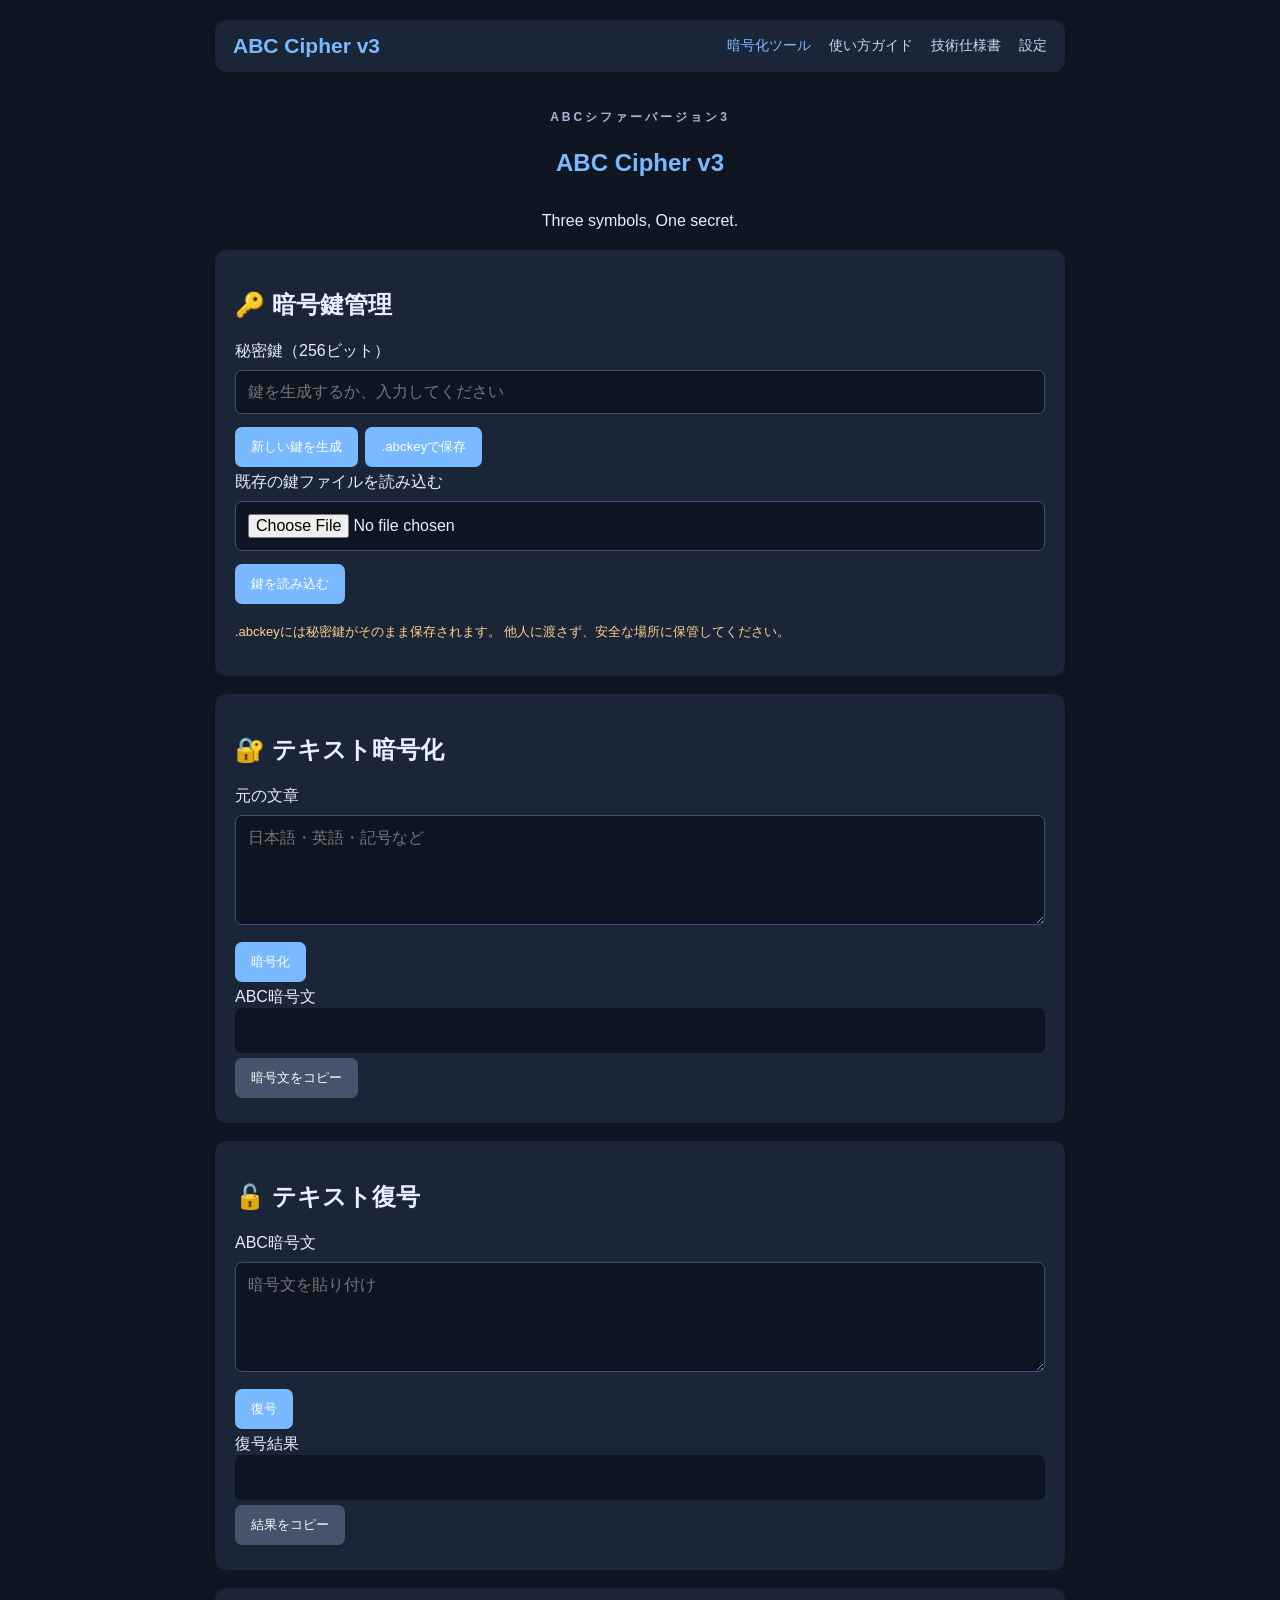
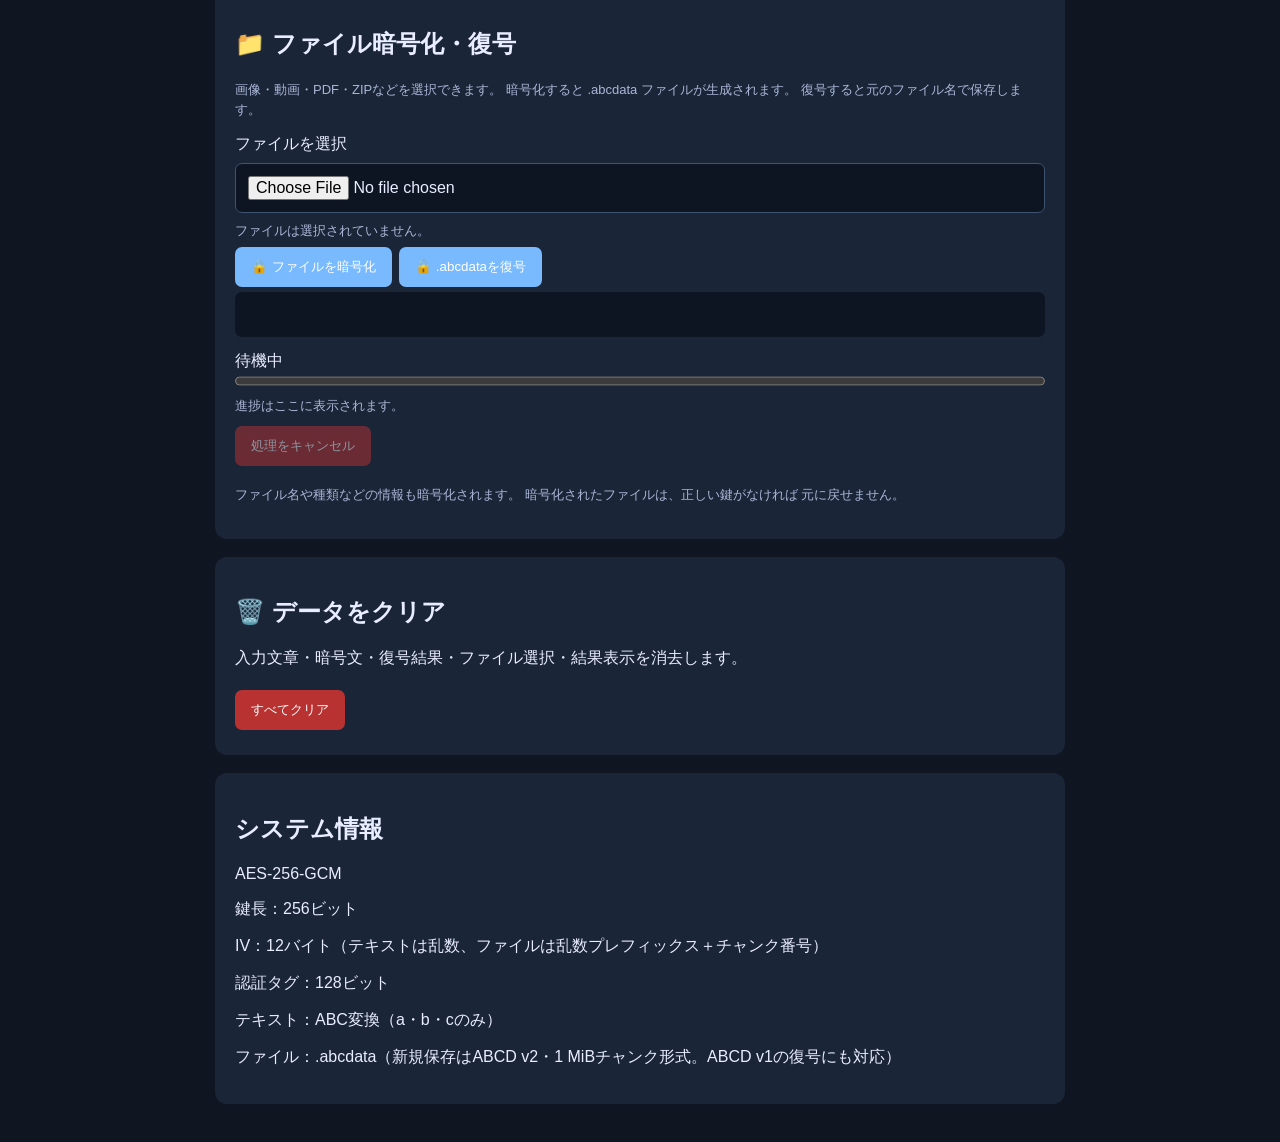
<file: index.html>
<!DOCTYPE html>
<html lang="ja">
<head>
<meta charset="UTF-8">
<meta name="viewport" content="width=device-width, initial-scale=1">

<!----------
外部ファイル読み込み（上から順にCSS、favicon、マニフェスト、暗号・復号化、設定、アップデートマネージャー）  
------------>
<link rel="stylesheet" href="style.css">
<link rel="icon" href="icons/icon-512.png">
<link rel="manifest" href="manifest.json">
<script src="script.js" defer></script><!--deferはHTMLの読み込みを妨げない。あとで読む-->
<script src="./settings.js" defer></script>
<script src="./update-manager.js" defer></script>
  
<title>ABC Cipher v3</title>
  
</head>

<body>
<div id="loading-indicator"
     role="progressbar"
     aria-label="ページ読み込み中"
     aria-hidden="false">
</div>
  <header>
    <div class="header-inner">
      <a href="index.html" class="site-logo">ABC Cipher v3</a>

      <nav class="main-nav" aria-label="メインメニュー">
        <a href="index.html" aria-current="page">暗号化ツール</a>
        <a href="guide.html">使い方ガイド</a>
        <a href="specification.html">技術仕様書</a>
        <a href="settings.html">設定</a>
      </nav>
    </div>
  </header>
  
<main>
<section class="page-heading">
<p class="eyebrow">ABCシファーバージョン3</p>
<h1>ABC Cipher v3</h1>
</section>
<p style="text-align:center">
Three symbols, One secret.
</p>

<!-- PWAインストールボタン -->
<div class="install-area">
  <button id="install-button" type="button" hidden>
    <span aria-hidden="true">⬇</span>
    ABC Cipherをインストール
  </button>

  <p id="install-message" class="note" aria-live="polite"></p>
</div>
  
<div class="panel">
  <h2>🔑 暗号鍵管理</h2>

  <label for="key">秘密鍵（256ビット）</label>
  <input id="key" type="password"
         placeholder="鍵を生成するか、入力してください"
         autocomplete="off"
         spellcheck="false">

  <button onclick="generateKey()">新しい鍵を生成</button>
  <button onclick="saveKey()">.abckeyで保存</button>
<br>
  <label for="keyFile">既存の鍵ファイルを読み込む</label>
  <input id="keyFile" type="file" accept=".abckey">

  <button onclick="loadKey()">鍵を読み込む</button>

  <p class="note warning">
    .abckeyには秘密鍵がそのまま保存されます。
    他人に渡さず、安全な場所に保管してください。
  </p>
</div>

<div class="panel">
  <h2>🔐 テキスト暗号化</h2>

  <label for="plain">元の文章</label>
  <textarea id="plain"
    placeholder="日本語・英語・記号など"></textarea>

  <button onclick="encryptText()">暗号化</button>
<br>
  <label>ABC暗号文</label>
  <div id="encrypted" class="result"></div>

  <button onclick="copyText('encrypted')"
          class="secondary">暗号文をコピー</button>
</div>

<div class="panel">
  <h2>🔓 テキスト復号</h2>

  <label for="cipher">ABC暗号文</label>
  <textarea id="cipher"
    placeholder="暗号文を貼り付け"></textarea>

  <button onclick="decryptText()">復号</button>
<br>
  <label>復号結果</label>
  <div id="decrypted" class="result"></div>

  <button onclick="copyText('decrypted')"
          class="secondary">結果をコピー</button>
</div>

<div class="panel">
  <h2>📁 ファイル暗号化・復号</h2>

  <p class="note">
    画像・動画・PDF・ZIPなどを選択できます。
    暗号化すると .abcdata ファイルが生成されます。
    復号すると元のファイル名で保存します。
  </p>

  <label for="fileInput">ファイルを選択</label>
  <input id="fileInput" type="file">

  <div id="fileInfo" class="note">
    ファイルは選択されていません。
  </div>

  <button id="encryptFileButton"
          onclick="encryptFile()">
    🔒 ファイルを暗号化
  </button>

  <button id="decryptFileButton"
          onclick="decryptFile()">
    🔓 .abcdataを復号
  </button>

  <div id="fileResult" class="result"></div>

  <div class="progress-card" aria-live="polite">
    <label id="fileProgressLabel" for="fileProgress">待機中</label>
    <progress id="fileProgress" max="100" value="0"></progress>
    <p id="fileProgressDetail" class="progress-detail">進捗はここに表示されます。</p>
    <button id="cancelFileButton" class="danger" onclick="cancelFileOperation()" disabled>
      処理をキャンセル
    </button>
  </div>

  <p class="note">
    ファイル名や種類などの情報も暗号化されます。
    暗号化されたファイルは、正しい鍵がなければ
    元に戻せません。
  </p>
</div>

<div class="panel">
  <h2>🗑️ データをクリア</h2>

  <p>入力文章・暗号文・復号結果・ファイル選択・結果表示を消去します。</p>

  <button class="danger" onclick="clearAll()">
    すべてクリア
  </button>
</div>

<div class="panel">
  <h2>システム情報</h2>
  <p>AES-256-GCM</p>
  <p>鍵長：256ビット</p>
  <p>IV：12バイト（テキストは乱数、ファイルは乱数プレフィックス＋チャンク番号）</p>
  <p>認証タグ：128ビット</p>
  <p>テキスト：ABC変換（a・b・cのみ）</p>
  <p>ファイル：.abcdata（新規保存はABCD v2・1 MiBチャンク形式。ABCD v1の復号にも対応）</p>
  <p id="status" class="status" role="status"></p>
</div>

</main>
</body>
</html>
</file>
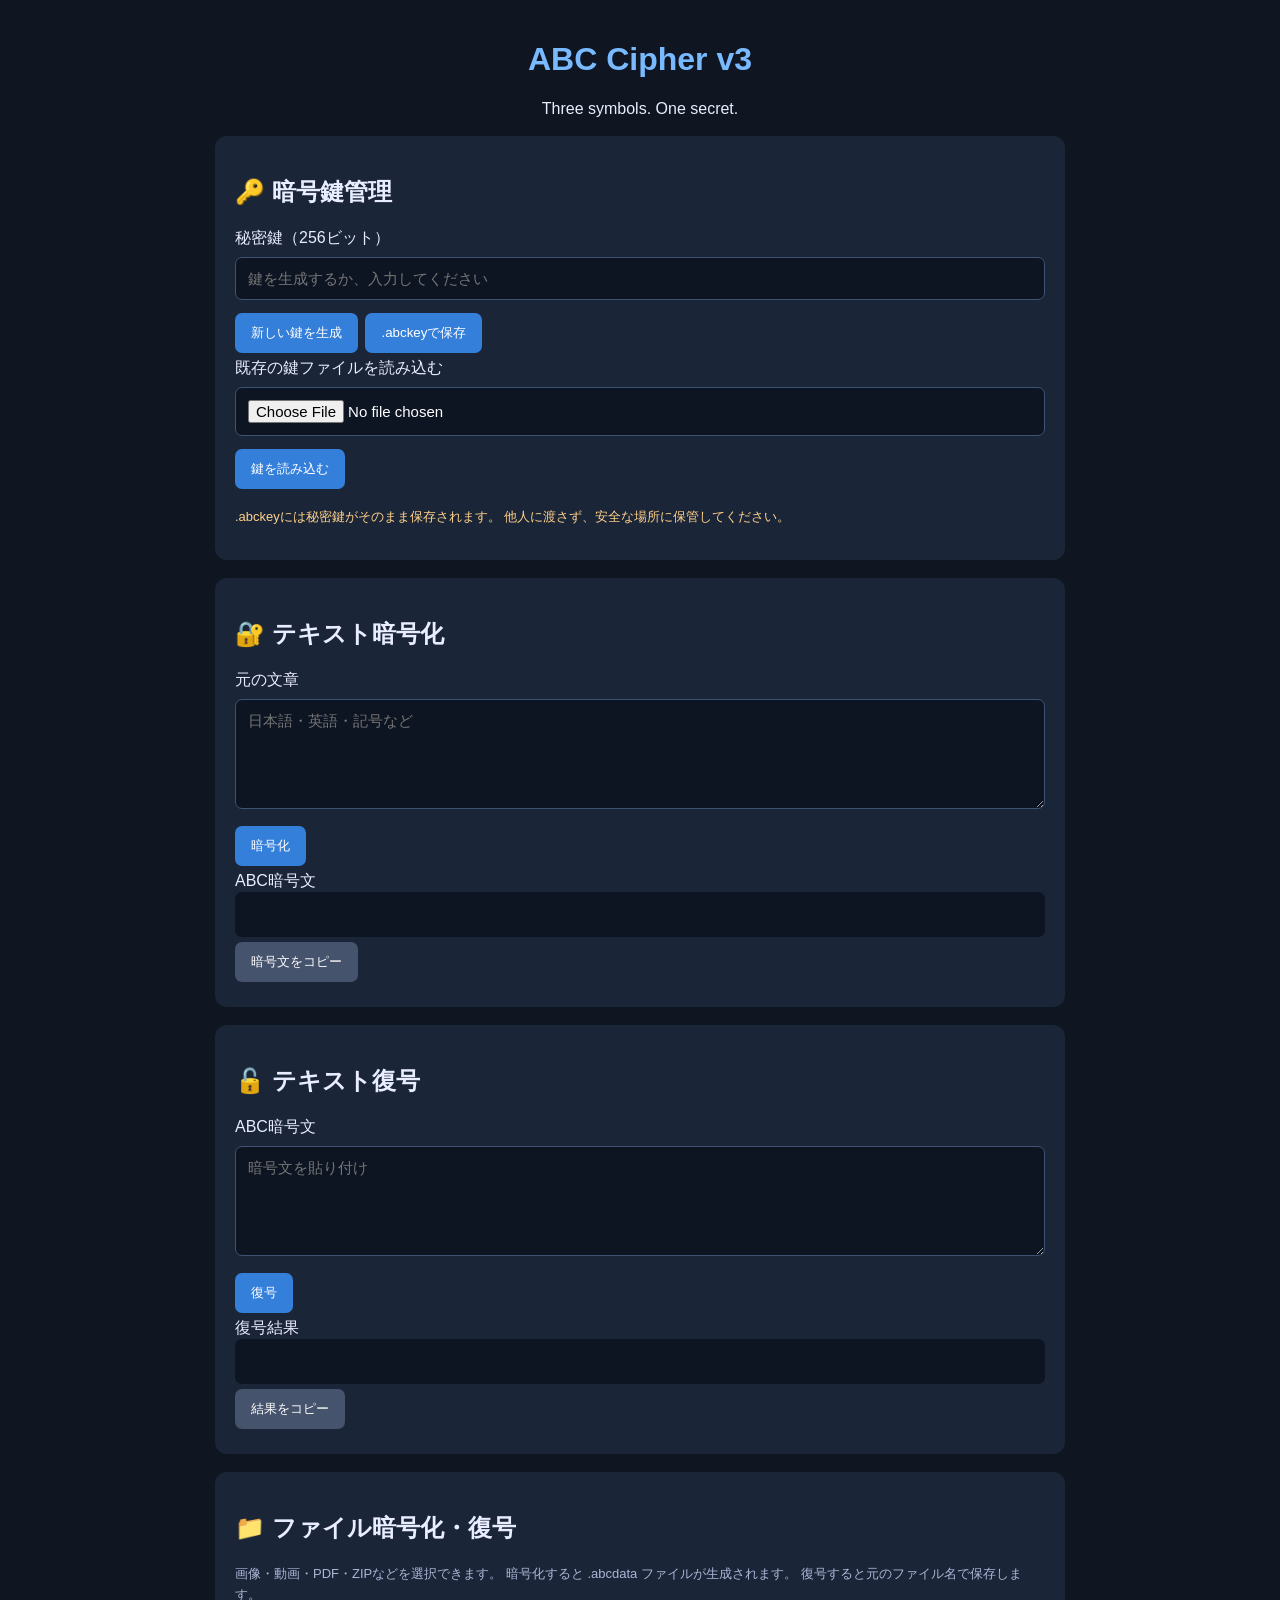
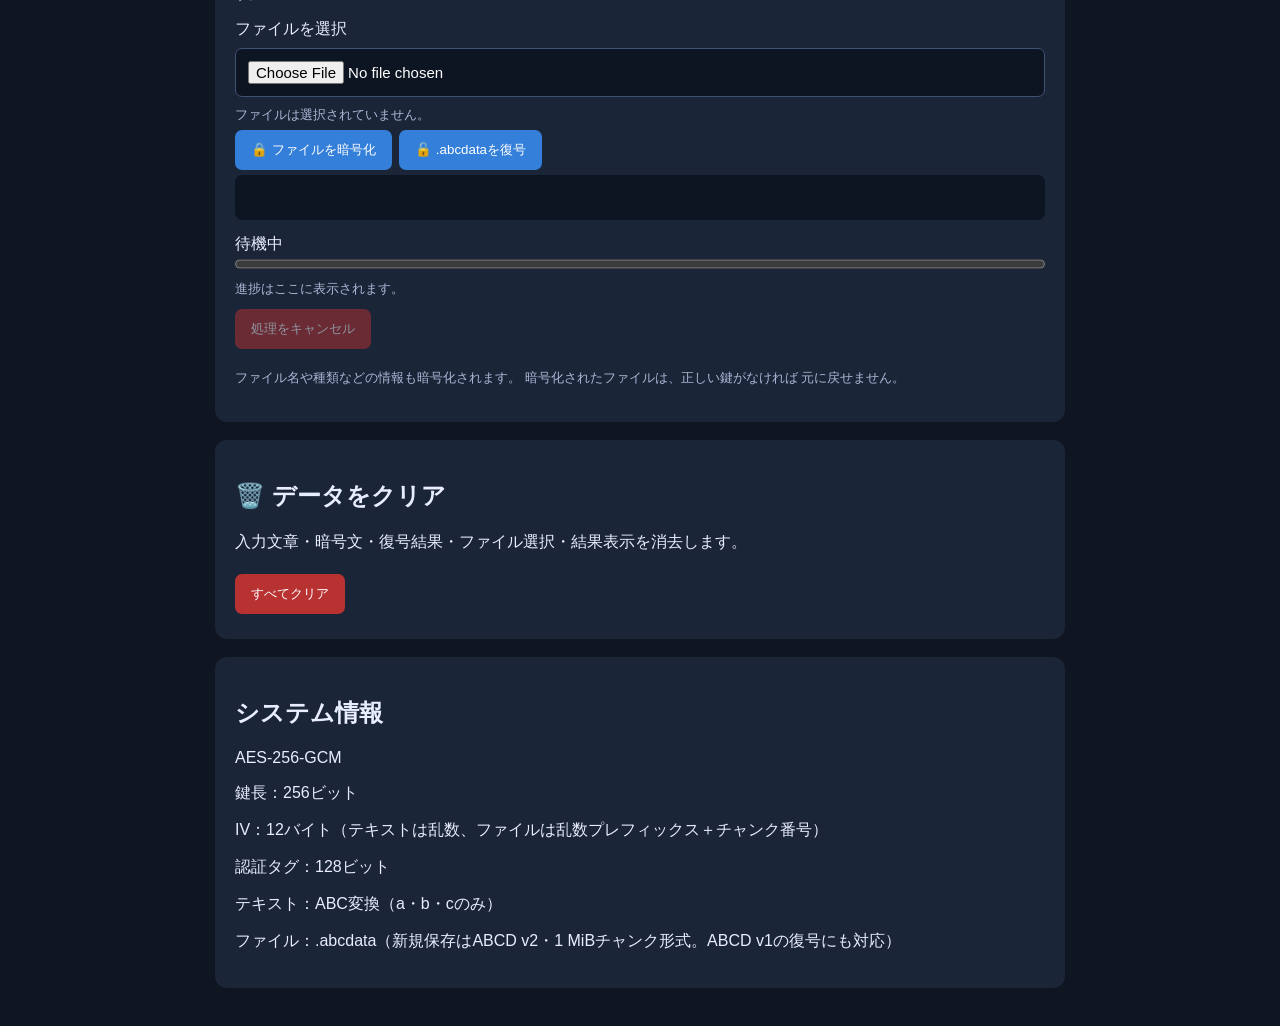
<file: ABC_Cipher_v3_chunked.html>
<!DOCTYPE html>
<html lang="ja">
<head>
<meta charset="UTF-8">
<meta name="viewport" content="width=device-width, initial-scale=1">
<title>ABC Cipher v3</title>

<style>
* { box-sizing: border-box; }

body {
  margin: 0;
  padding: 20px;
  background: #101522;
  color: #e8edff;
  font-family: sans-serif;
}

main { max-width: 850px; margin: auto; }

h1 { color: #79baff; text-align: center; }

.panel {
  background: #1b2538;
  border-radius: 12px;
  padding: 20px;
  margin: 18px 0;
}

input, textarea {
  width: 100%;
  padding: 12px;
  border-radius: 7px;
  border: 1px solid #405271;
  background: #0d1422;
  color: white;
  font-size: 15px;
  margin: 8px 0;
}

input[type="file"] { max-width: 100%; }

textarea {
  min-height: 110px;
  resize: vertical;
}

button {
  padding: 11px 16px;
  margin: 5px 3px 5px 0;
  border: 0;
  border-radius: 7px;
  background: #347fda;
  color: white;
  cursor: pointer;
}

button:hover { background: #559cf1; }
button:disabled { opacity: .5; cursor: wait; }
.danger { background: #b83232; }
.secondary { background: #46536c; }

.result {
  background: #0d1422;
  border-radius: 7px;
  padding: 12px;
  min-height: 45px;
  overflow-wrap: anywhere;
  white-space: pre-wrap;
}

.note {
  color: #aab6d5;
  font-size: 13px;
  line-height: 1.6;
}

.status {
  color: #85dba9;
  overflow-wrap: anywhere;
  white-space: pre-wrap;
}

.warning {
  color: #ffd28a;
}

.progress-card { margin: 14px 0; }
.progress-card progress { width: 100%; height: 18px; accent-color: #67b4ff; }
.progress-detail { margin: 6px 0; color: #aab6d5; font-size: 13px; }

</style>
</head>

<body>
<main>

<h1>ABC Cipher v3</h1>
<p style="text-align:center">
Three symbols. One secret.
</p>

<div class="panel">
  <h2>🔑 暗号鍵管理</h2>

  <label for="key">秘密鍵（256ビット）</label>
  <input id="key" type="password"
         placeholder="鍵を生成するか、入力してください"
         autocomplete="off"
         spellcheck="false">

  <button onclick="generateKey()">新しい鍵を生成</button>
  <button onclick="saveKey()">.abckeyで保存</button>
<br>
  <label for="keyFile">既存の鍵ファイルを読み込む</label>
  <input id="keyFile" type="file" accept=".abckey">

  <button onclick="loadKey()">鍵を読み込む</button>

  <p class="note warning">
    .abckeyには秘密鍵がそのまま保存されます。
    他人に渡さず、安全な場所に保管してください。
  </p>
</div>

<div class="panel">
  <h2>🔐 テキスト暗号化</h2>

  <label for="plain">元の文章</label>
  <textarea id="plain"
    placeholder="日本語・英語・記号など"></textarea>

  <button onclick="encryptText()">暗号化</button>
<br>
  <label>ABC暗号文</label>
  <div id="encrypted" class="result"></div>

  <button onclick="copyText('encrypted')"
          class="secondary">暗号文をコピー</button>
</div>

<div class="panel">
  <h2>🔓 テキスト復号</h2>

  <label for="cipher">ABC暗号文</label>
  <textarea id="cipher"
    placeholder="暗号文を貼り付け"></textarea>

  <button onclick="decryptText()">復号</button>
<br>
  <label>復号結果</label>
  <div id="decrypted" class="result"></div>

  <button onclick="copyText('decrypted')"
          class="secondary">結果をコピー</button>
</div>

<div class="panel">
  <h2>📁 ファイル暗号化・復号</h2>

  <p class="note">
    画像・動画・PDF・ZIPなどを選択できます。
    暗号化すると .abcdata ファイルが生成されます。
    復号すると元のファイル名で保存します。
  </p>

  <label for="fileInput">ファイルを選択</label>
  <input id="fileInput" type="file">

  <div id="fileInfo" class="note">
    ファイルは選択されていません。
  </div>

  <button id="encryptFileButton"
          onclick="encryptFile()">
    🔒 ファイルを暗号化
  </button>

  <button id="decryptFileButton"
          onclick="decryptFile()">
    🔓 .abcdataを復号
  </button>

  <div id="fileResult" class="result"></div>

  <div class="progress-card" aria-live="polite">
    <label id="fileProgressLabel" for="fileProgress">待機中</label>
    <progress id="fileProgress" max="100" value="0"></progress>
    <p id="fileProgressDetail" class="progress-detail">進捗はここに表示されます。</p>
    <button id="cancelFileButton" class="danger" onclick="cancelFileOperation()" disabled>
      処理をキャンセル
    </button>
  </div>

  <p class="note">
    ファイル名や種類などの情報も暗号化されます。
    暗号化されたファイルは、正しい鍵がなければ
    元に戻せません。
  </p>
</div>

<div class="panel">
  <h2>🗑️ データをクリア</h2>

  <p>入力文章・暗号文・復号結果・ファイル選択・結果表示を消去します。</p>

  <button class="danger" onclick="clearAll()">
    すべてクリア
  </button>
</div>

<div class="panel">
  <h2>システム情報</h2>
  <p>AES-256-GCM</p>
  <p>鍵長：256ビット</p>
  <p>IV：12バイト（テキストは乱数、ファイルは乱数プレフィックス＋チャンク番号）</p>
  <p>認証タグ：128ビット</p>
  <p>テキスト：ABC変換（a・b・cのみ）</p>
  <p>ファイル：.abcdata（新規保存はABCD v2・1 MiBチャンク形式。ABCD v1の復号にも対応）</p>
  <p id="status" class="status" role="status"></p>
</div>

</main>

<script>
"use strict";

// ==========================================
// 基本設定
// ==========================================

const MAGIC = new Uint8Array([65, 66, 67, 68]); // ABCD
const VERSION = 1;
const CHUNKED_VERSION = 2;
const CHUNK_SIZE = 1024 * 1024;
const CHUNK_HEADER_LENGTH = 69;
const MAX_NAME_BYTES = 4096;
const MAX_TYPE_BYTES = 1024;
const MAX_METADATA_BYTES = 8192;
const MAX_CHUNKS = 0xfffffffe;

let busy = false;
let activeController = null;
let activeSink = null;

function setStatus(message) {
  alert(message);
}

function setBusy(value) {
  busy = value;

  for (const id of [
    "encryptFileButton",
    "decryptFileButton",
    "fileInput",
    "key"
  ]) {
    document.getElementById(id).disabled = value;
  }

  document.getElementById("cancelFileButton").disabled = !value;
}

function cancelFileOperation() {
  if (activeController && !activeController.signal.aborted) {
    activeController.abort();
    setStatus("キャンセルしています。現在のチャンク処理が終わり次第、途中データを破棄します。");
  }
}

function requireCrypto() {
  if (!globalThis.crypto?.subtle ||
      !globalThis.crypto?.getRandomValues) {
    throw new Error(
      "Web Crypto APIが利用できません。HTTPSまたはlocalhostで開いてください。"
    );
  }
}

function concatBytes(...arrays) {
  const length = arrays.reduce((n, a) => n + a.length, 0);
  const result = new Uint8Array(length);

  let offset = 0;

  for (const array of arrays) {
    result.set(array, offset);
    offset += array.length;
  }

  return result;
}

// ==========================================
// 鍵の形式
// ==========================================

function toBase64URL(bytes) {
  let binary = "";

  for (const byte of bytes) {
    binary += String.fromCharCode(byte);
  }

  return btoa(binary)
    .replace(/\+/g, "-")
    .replace(/\//g, "_")
    .replace(/=+$/g, "");
}

function fromBase64URL(text) {
  if (!/^[A-Za-z0-9_-]+$/.test(text)) {
    throw new Error("鍵の形式が正しくありません。");
  }

  const base64 = text
    .replace(/-/g, "+")
    .replace(/_/g, "/");

  const binary = atob(
    base64 + "=".repeat((4 - base64.length % 4) % 4)
  );

  return Uint8Array.from(binary, c => c.charCodeAt(0));
}

async function generateKey() {
  try {
    requireCrypto();

    const bytes = crypto.getRandomValues(new Uint8Array(32));

    document.getElementById("key").value = toBase64URL(bytes);

    setStatus("新しい鍵を生成しました。安全な場所に保存してください。");
  } catch (error) {
    setStatus("鍵生成エラー：" + error.message);
  }
}

async function getCryptoKey() {
  requireCrypto();

  const bytes = getMasterKeyBytes();

  return crypto.subtle.importKey(
    "raw",
    bytes,
    { name: "AES-GCM" },
    false,
    ["encrypt", "decrypt"]
  );
}

function getMasterKeyBytes() {
  const text = document.getElementById("key").value.trim();
  const bytes = fromBase64URL(text);

  if (bytes.length !== 32) {
    throw new Error("鍵は32バイト（256ビット）必要です。");
  }

  return bytes;
}

function saveKey() {
  try {
    const key = document.getElementById("key").value.trim();
    const bytes = fromBase64URL(key);

    if (bytes.length !== 32) {
      throw new Error("有効な鍵を入力してください。");
    }

    const content =
      "ABC Cipher Key File\n" +
      "Version: 2\n" +
      "Key: " + key + "\n";

    downloadBlob(
      new Blob([content], { type: "text/plain;charset=utf-8" }),
      "secret.abckey"
    );

    setStatus("鍵ファイルを保存しました。");
  } catch (error) {
    setStatus("鍵保存エラー：" + error.message);
  }
}

async function loadKey() {
  try {
    const file = document.getElementById("keyFile").files[0];

    if (!file) throw new Error("鍵ファイルを選択してください。");
    if (file.size > 1024) throw new Error("ファイルサイズが不正です。");

    const content = await file.text();

    const match = content.match(
      /^ABC Cipher Key File\r?\nVersion: 2\r?\nKey: ([A-Za-z0-9_-]+)\r?\n?$/
    );

    if (!match) throw new Error("対応していない鍵ファイルです。");

    const bytes = fromBase64URL(match[1]);

    if (bytes.length !== 32) {
      throw new Error("鍵の長さが正しくありません。");
    }

    document.getElementById("key").value = match[1];

    setStatus("鍵を読み込みました。");
  } catch (error) {
    setStatus("鍵読み込みエラー：" + error.message);
  }
}

// ==========================================
// ABC変換
// 1バイトを固定6文字で表現する
// ==========================================

function bytesToABC(bytes) {
  let result = "";

  for (const byte of bytes) {
    let n = byte;
    let code = "";

    for (let i = 0; i < 6; i++) {
      code = ["a", "b", "c"][n % 3] + code;
      n = Math.floor(n / 3);
    }

    result += code;
  }

  return result;
}

function abcToBytes(text) {
  if (!/^[abc]+$/.test(text)) {
    throw new Error("暗号文にはa・b・cのみ使用できます。");
  }

  if (text.length === 0 || text.length % 6 !== 0) {
    throw new Error("暗号文の長さが正しくありません。");
  }

  const bytes = new Uint8Array(text.length / 6);

  for (let i = 0; i < bytes.length; i++) {
    const part = text.slice(i * 6, i * 6 + 6);
    let n = 0;

    for (const char of part) {
      n = n * 3 + { a: 0, b: 1, c: 2 }[char];
    }

    if (n > 255) {
      throw new Error("不正なABCデータです。");
    }

    bytes[i] = n;
  }

  return bytes;
}

// ==========================================
// AES-GCM共通処理
// ==========================================

async function encryptBytes(key, bytes, additionalData) {
  const iv = crypto.getRandomValues(new Uint8Array(12));

  const encrypted = new Uint8Array(
    await crypto.subtle.encrypt(
      {
        name: "AES-GCM",
        iv,
        tagLength: 128,
        additionalData
      },
      key,
      bytes
    )
  );

  return { iv, encrypted };
}

async function decryptBytes(key, iv, encrypted, additionalData) {
  return new Uint8Array(
    await crypto.subtle.decrypt(
      {
        name: "AES-GCM",
        iv,
        tagLength: 128,
        additionalData
      },
      key,
      encrypted
    )
  );
}

// ==========================================
// テキスト暗号化
// ==========================================

async function encryptText() {
  try {
    const text = document.getElementById("plain").value;

    if (!text) throw new Error("文章を入力してください。");

    const key = await getCryptoKey();
    const data = new TextEncoder().encode(text);

    // テキスト用の認証付き暗号化
    const { iv, encrypted } = await encryptBytes(key, data, MAGIC);

    const packet = concatBytes(
    MAGIC,
    new Uint8Array([VERSION]),
    iv,
    encrypted
    );

    document.getElementById("encrypted").textContent =
      bytesToABC(packet);

    setStatus("テキストを暗号化しました。");
  } catch (error) {
    setStatus("暗号化エラー：" + error.message);
  }
}


async function decryptText() {
  try {
    const text = document.getElementById("cipher").value.trim();

    if (!text) {
      throw new Error("ABC暗号文を入力してください。");
    }

    const packet = abcToBytes(text);

    if (packet.length < 32) {
      throw new Error("暗号文が短すぎます。");
    }

    const key = await getCryptoKey();

    let iv;
    let encrypted;
    let decrypted;

    // 旧バージョン v2：ABC2
    if (
      packet[0] === 65 &&
      packet[1] === 66 &&
      packet[2] === 67 &&
      packet[3] === 50
    ) {
      iv = packet.slice(4, 16);
      encrypted = packet.slice(16);

      // 旧版にはadditionalDataがない
      decrypted = new Uint8Array(
        await crypto.subtle.decrypt(
          {
            name: "AES-GCM",
            iv,
            tagLength: 128
          },
          key,
          encrypted
        )
      );

      setStatus("旧バージョン v2 の暗号文を復号しました。");
    }

    // 現行バージョン：ABCD
    else {
      checkMagic(packet);

      iv = packet.slice(5, 17);
      encrypted = packet.slice(17);

      decrypted = await decryptBytes(
        key,
        iv,
        encrypted,
        MAGIC
      );

      setStatus("現行形式の暗号文を復号しました。");
    }

    const result = new TextDecoder("utf-8", {
      fatal: true
    }).decode(decrypted);

    document.getElementById("decrypted").textContent = result;

  } catch (error) {
    document.getElementById("decrypted").textContent = "";

    let message;

    if (error.name === "OperationError") {
      message = "鍵が一致しないか、暗号文が破損しています。";
    } else if (error.name === "Error") {
      message = error.message;
    } else {
      message = "予期しないエラーが発生しました。";
    }

    setStatus(
      "復号失敗：" + error.name + "：" + message
    );

    console.error("ABC Cipher 復号エラー:", error);
  }
}


// ==========================================
// ABCD v2 チャンクファイル形式
//
// 固定ヘッダー（69 bytes, big-endian）:
//   magic[4], version[1], chunkSize[u32], plainSize[u64],
//   chunkCount[u64], HKDF salt[32], noncePrefix[8],
//   encryptedMetadataLength[u32]
// その後に暗号化メタデータと暗号化チャンクを順に置く。
// メタデータと各チャンクのAADにヘッダー全体、用途識別子、番号、総数、長さを含める。
// HKDF-SHA-256でファイルごとのAES-256-GCM鍵を導出し、IVはnoncePrefix[8] + counter[u32]。
// counter 0はメタデータ、チャンクiはi+1。saltは暗号化ごとに256-bit乱数。

function writeUint32(number) {
  if (!Number.isInteger(number) || number < 0 || number > 0xffffffff) {
    throw new Error("数値が形式の上限を超えています。");
  }
  const bytes = new Uint8Array(4);
  new DataView(bytes.buffer).setUint32(0, number, false);
  return bytes;
}

function writeUint64(number) {
  if (!Number.isSafeInteger(number) || number < 0) {
    throw new Error("ファイルサイズが対応範囲を超えています。");
  }
  const bytes = new Uint8Array(8);
  new DataView(bytes.buffer).setBigUint64(0, BigInt(number), false);
  return bytes;
}

function readUint32(bytes, offset) {
  if (!Number.isInteger(offset) || offset < 0 || offset + 4 > bytes.length) {
    throw new Error("ファイル形式が不正です。");
  }
  return new DataView(bytes.buffer, bytes.byteOffset, bytes.byteLength)
    .getUint32(offset, false);
}

function checkMagic(packet) {
  if (packet.length < 5 ||
      packet[0] !== MAGIC[0] || packet[1] !== MAGIC[1] ||
      packet[2] !== MAGIC[2] || packet[3] !== MAGIC[3]) {
    throw new Error("ABC Cipher形式ではありません。");
  }
  if (packet[4] !== VERSION) {
    throw new Error("未対応のファイルバージョンです。");
  }
}

function safeFilename(name) {
  name = name.replace(/\\/g, "/").split("/").pop();
  name = name.replace(/[\u0000-\u001f\u007f]/g, "_");
  if (!name || name === "." || name === "..") return "decrypted_file";
  return name.slice(0, 240);
}

function safeMimeType(type) {
  return /^[a-zA-Z0-9!#$&^_.+-]+\/[a-zA-Z0-9!#$&^_.+-]+$/.test(type)
    ? type
    : "application/octet-stream";
}

function downloadBlob(blob, filename) {
  const url = URL.createObjectURL(blob);
  const a = document.createElement("a");
  a.href = url;
  a.download = filename;
  document.body.appendChild(a);
  a.click();
  a.remove();
  setTimeout(() => URL.revokeObjectURL(url), 60000);
}

function updateFileProgress(label, doneBytes, totalBytes, doneChunks, totalChunks, options) {
  const progress = document.getElementById("fileProgress");
  const detail = document.getElementById("fileProgressDetail");
  const heading = document.getElementById("fileProgressLabel");
  const settings = options || {};
  heading.textContent = label;

  if (settings.indeterminate) {
    progress.removeAttribute("value");
    detail.textContent = settings.detail ||
      ("チャンク " + doneChunks.toLocaleString() + " / " +
       totalChunks.toLocaleString() + " · 暗号処理中");
    return;
  }

  const total = Math.max(0, totalBytes);
  const done = Math.min(Math.max(0, doneBytes), total);
  const ratio = settings.complete ? 1 : (total === 0 ? 0 : done / total);
  const percent = settings.finalizing
    ? Math.min(99, Math.floor(ratio * 100))
    : Math.floor(ratio * 100);
  progress.value = percent;
  detail.textContent =
    done.toLocaleString() + " / " + total.toLocaleString() +
    " bytes · チャンク " + doneChunks.toLocaleString() + " / " +
    totalChunks.toLocaleString() + " · " +
    (settings.finalizing ? "保存確定中" : percent + "%");
}

function assertNotCancelled(signal) {
  if (signal.aborted) {
    const error = new Error("処理をキャンセルしました。");
    error.name = "AbortError";
    throw error;
  }
}

function createOutputSink(suggestedName, defaultType) {
  const canStream =
    globalThis.isSecureContext &&
    typeof window !== "undefined" &&
    typeof window.showSaveFilePicker === "function";

  if (canStream) {
    return (async function () {
      const handle = await window.showSaveFilePicker({ suggestedName });
      const writable = await handle.createWritable();
      let closed = false;
      return {
        kind: "stream",
        name: handle.name || suggestedName,
        async write(bytes) { await writable.write(bytes); },
        async close() {
          await writable.close();
          closed = true;
        },
        async abort() {
          if (closed) return;
          try { await writable.abort(); } catch (_) {}
        }
      };
    })();
  }

  let parts = [];
  return Promise.resolve({
    kind: "blob",
    name: suggestedName,
    async write(bytes) { parts.push(bytes); },
    async close(settings) {
      const options = settings || {};
      const blob = new Blob(parts, {
        type: options.type || defaultType || "application/octet-stream"
      });
      parts = [];
      downloadBlob(blob, options.filename || suggestedName);
      return blob.size;
    },
    async abort() { parts = []; }
  });
}

function createMetadata(nameBytes, typeBytes) {
  if (nameBytes.length < 1 || nameBytes.length > MAX_NAME_BYTES ||
      typeBytes.length < 1 || typeBytes.length > MAX_TYPE_BYTES) {
    throw new Error("ファイル名または種類の情報が上限を超えています。");
  }
  const metadata = concatBytes(
    writeUint32(nameBytes.length),
    writeUint32(typeBytes.length),
    nameBytes,
    typeBytes
  );
  if (metadata.length > MAX_METADATA_BYTES) {
    throw new Error("ファイル情報が大きすぎます。");
  }
  return metadata;
}

function parseMetadata(bytes) {
  if (bytes.length < 10 || bytes.length > MAX_METADATA_BYTES) {
    throw new Error("暗号化ファイルのメタデータ長が不正です。");
  }
  const nameLength = readUint32(bytes, 0);
  const typeLength = readUint32(bytes, 4);
  if (nameLength < 1 || nameLength > MAX_NAME_BYTES ||
      typeLength < 1 || typeLength > MAX_TYPE_BYTES ||
      8 + nameLength + typeLength !== bytes.length) {
    throw new Error("暗号化ファイルのメタデータが不正です。");
  }
  const decoder = new TextDecoder("utf-8", { fatal: true });
  const name = decoder.decode(bytes.subarray(8, 8 + nameLength));
  const type = decoder.decode(bytes.subarray(8 + nameLength));
  if (safeMimeType(type) !== type) {
    throw new Error("暗号化ファイルの種類情報が不正です。");
  }
  return { name, type };
}

function createChunkHeader(plainSize, chunkCount, salt, noncePrefix, metadataLength) {
  const header = new Uint8Array(CHUNK_HEADER_LENGTH);
  const view = new DataView(header.buffer);
  header.set(MAGIC, 0);
  header[4] = CHUNKED_VERSION;
  view.setUint32(5, CHUNK_SIZE, false);
  view.setBigUint64(9, BigInt(plainSize), false);
  view.setBigUint64(17, BigInt(chunkCount), false);
  header.set(salt, 25);
  header.set(noncePrefix, 57);
  view.setUint32(65, metadataLength, false);
  return header;
}

function parseChunkHeader(header, fileSize) {
  if (header.length !== CHUNK_HEADER_LENGTH ||
      header[0] !== MAGIC[0] || header[1] !== MAGIC[1] ||
      header[2] !== MAGIC[2] || header[3] !== MAGIC[3] ||
      header[4] !== CHUNKED_VERSION) {
    throw new Error("ABCD v2のファイルヘッダーではありません。");
  }

  const view = new DataView(header.buffer, header.byteOffset, header.byteLength);
  const chunkSize = view.getUint32(5, false);
  const plainSizeBig = view.getBigUint64(9, false);
  const chunkCountBig = view.getBigUint64(17, false);
  const metadataLength = view.getUint32(65, false);

  if (chunkSize !== CHUNK_SIZE ||
      plainSizeBig > BigInt(Number.MAX_SAFE_INTEGER) ||
      chunkCountBig > BigInt(MAX_CHUNKS)) {
    throw new Error("チャンク形式のサイズ上限またはチャンクサイズが不正です。");
  }

  const plainSize = Number(plainSizeBig);
  const chunkCount = Number(chunkCountBig);
  const expectedCount = plainSize === 0 ? 0 : Math.ceil(plainSize / CHUNK_SIZE);
  if (chunkCount !== expectedCount ||
      metadataLength < 26 ||
      metadataLength > MAX_METADATA_BYTES + 16) {
    throw new Error("ファイルサイズ、チャンク数、メタデータ長が一致しません。");
  }

  const expectedFileSize =
    BigInt(CHUNK_HEADER_LENGTH) + BigInt(metadataLength) +
    plainSizeBig + chunkCountBig * 16n;
  if (!Number.isSafeInteger(fileSize) || expectedFileSize !== BigInt(fileSize)) {
    throw new Error("ファイルが途中で切れているか、余分なデータがあります。");
  }

  return {
    header,
    plainSize,
    chunkCount,
    metadataLength,
    salt: header.slice(25, 57),
    noncePrefix: header.slice(57, 65)
  };
}

async function deriveChunkFileKey(masterBytes, salt) {
  const hkdfKey = await crypto.subtle.importKey(
    "raw", masterBytes, "HKDF", false, ["deriveKey"]
  );
  return crypto.subtle.deriveKey(
    {
      name: "HKDF",
      hash: "SHA-256",
      salt,
      info: new TextEncoder().encode("ABC Cipher chunked file v2 AES-256-GCM")
    },
    hkdfKey,
    { name: "AES-GCM", length: 256 },
    false,
    ["encrypt", "decrypt"]
  );
}

function chunkNonce(prefix, counter) {
  return concatBytes(prefix, writeUint32(counter));
}

function metadataAAD(header, chunkCount) {
  return concatBytes(
    header,
    new TextEncoder().encode("ABCDF2-META"),
    writeUint32(0),
    writeUint64(chunkCount)
  );
}

function chunkAAD(header, chunkIndex, chunkCount, plainLength) {
  return concatBytes(
    header,
    new TextEncoder().encode("ABCDF2-CHUNK"),
    writeUint32(chunkIndex),
    writeUint64(chunkCount),
    writeUint32(plainLength)
  );
}

async function readBlobBytes(blob, signal, onProgress) {
  assertNotCancelled(signal);
  if (typeof FileReader === "undefined") {
    if (onProgress) onProgress(null, blob.size);
    const bytes = new Uint8Array(await blob.arrayBuffer());
    assertNotCancelled(signal);
    return bytes;
  }

  return new Promise((resolve, reject) => {
    const reader = new FileReader();
    let settled = false;
    function cleanup() { signal.removeEventListener("abort", abortRead); }
    function finish(callback, value) {
      if (settled) return;
      settled = true;
      cleanup();
      callback(value);
    }
    function abortRead() {
      try { reader.abort(); }
      catch (_) {
        const error = new Error("処理をキャンセルしました。");
        error.name = "AbortError";
        finish(reject, error);
      }
    }

    signal.addEventListener("abort", abortRead, { once: true });
    reader.onprogress = event => {
      if (onProgress && event.lengthComputable) onProgress(event.loaded, event.total);
    };
    reader.onload = () => finish(resolve, new Uint8Array(reader.result));
    reader.onerror = () => finish(reject, reader.error || new Error("ファイルを読み込めません。"));
    reader.onabort = () => {
      const error = new Error("処理をキャンセルしました。");
      error.name = "AbortError";
      finish(reject, error);
    };
    if (signal.aborted) { abortRead(); return; }
    reader.readAsArrayBuffer(blob);
  });
}

function outputNameSuggestion(file) {
  const name = file.name.replace(/\.abcdata$/i, "");
  return safeFilename(name || "decrypted_file");
}

function parseLegacyPayload(payload) {
  if (payload.length < 8) throw new Error("ABCD v1のファイル内容が短すぎます。");
  const nameLength = readUint32(payload, 0);
  let offset = 4;
  if (nameLength < 1 || nameLength > MAX_NAME_BYTES ||
      offset + nameLength + 4 > payload.length) {
    throw new Error("ABCD v1のファイル名情報が不正です。");
  }

  const decoder = new TextDecoder("utf-8", { fatal: true });
  const name = decoder.decode(payload.subarray(offset, offset + nameLength));
  offset += nameLength;
  const typeLength = readUint32(payload, offset);
  offset += 4;
  if (typeLength < 1 || typeLength > MAX_TYPE_BYTES ||
      offset + typeLength > payload.length) {
    throw new Error("ABCD v1のファイル種類情報が不正です。");
  }

  const type = decoder.decode(payload.subarray(offset, offset + typeLength));
  offset += typeLength;
  return { name, type, data: payload.subarray(offset) };
}

async function encryptFile() {
  if (busy) return;
  setBusy(true);
  const controller = new AbortController();
  activeController = controller;
  let sink = null;
  let committed = false;

  try {
    requireCrypto();
    const file = document.getElementById("fileInput").files[0];
    if (!file) throw new Error("ファイルを選択してください。");
    if (file.name.toLowerCase().endsWith(".abcdata")) {
      throw new Error("暗号化済みファイルは復号機能を使用してください。");
    }
    if (!Number.isSafeInteger(file.size)) throw new Error("このファイルサイズには対応していません。");

    const masterBytes = getMasterKeyBytes();
    const chunkCount = file.size === 0 ? 0 : Math.ceil(file.size / CHUNK_SIZE);
    if (chunkCount > MAX_CHUNKS) throw new Error("ファイルがチャンク形式の上限を超えています。");

    const encoder = new TextEncoder();
    const metadata = createMetadata(
      encoder.encode(file.name),
      encoder.encode(safeMimeType(file.type || "application/octet-stream"))
    );
    const metadataLength = metadata.length + 16;
    const suggestedName = safeFilename(file.name + ".abcdata");

    updateFileProgress(
      "保存先を準備しています",
      0, file.size, 0, chunkCount,
      { indeterminate: true, detail: "保存先選択・暗号化準備中" }
    );
    // 保存先選択はクリック直後に始め、未完了データはcloseまで確定しない。
    sink = await createOutputSink(suggestedName, "application/octet-stream");
    activeSink = sink;
    assertNotCancelled(controller.signal);

    const salt = crypto.getRandomValues(new Uint8Array(32));
    const noncePrefix = crypto.getRandomValues(new Uint8Array(8));
    const header = createChunkHeader(
      file.size, chunkCount, salt, noncePrefix, metadataLength
    );
    const fileKey = await deriveChunkFileKey(masterBytes, salt);
    assertNotCancelled(controller.signal);

    updateFileProgress("ファイルを暗号化しています", 0, file.size, 0, chunkCount);
    await sink.write(header);
    assertNotCancelled(controller.signal);

    const encryptedMetadata = new Uint8Array(await crypto.subtle.encrypt(
      {
        name: "AES-GCM",
        iv: chunkNonce(noncePrefix, 0),
        tagLength: 128,
        additionalData: metadataAAD(header, chunkCount)
      },
      fileKey,
      metadata
    ));
    assertNotCancelled(controller.signal);
    await sink.write(encryptedMetadata);
    assertNotCancelled(controller.signal);

    let bytesDone = 0;
    for (let index = 0; index < chunkCount; index++) {
      assertNotCancelled(controller.signal);
      const start = index * CHUNK_SIZE;
      const end = Math.min(start + CHUNK_SIZE, file.size);
      const plainChunk = new Uint8Array(await file.slice(start, end).arrayBuffer());
      if (plainChunk.length !== end - start) {
        throw new Error("入力ファイルの読み込み長が一致しません。");
      }

      const encryptedChunk = new Uint8Array(await crypto.subtle.encrypt(
        {
          name: "AES-GCM",
          iv: chunkNonce(noncePrefix, index + 1),
          tagLength: 128,
          additionalData: chunkAAD(header, index, chunkCount, plainChunk.length)
        },
        fileKey,
        plainChunk
      ));
      assertNotCancelled(controller.signal);
      updateFileProgress(
        "チャンク " + (index + 1).toLocaleString() + " / " +
          chunkCount.toLocaleString() + " を書き込み中",
        bytesDone, file.size, index, chunkCount
      );
      await sink.write(encryptedChunk);
      assertNotCancelled(controller.signal);
      bytesDone += plainChunk.length;
      updateFileProgress(
        "ファイルを暗号化しています",
        bytesDone, file.size, index + 1, chunkCount,
        { finalizing: index + 1 === chunkCount }
      );
    }

    assertNotCancelled(controller.signal);
    document.getElementById("cancelFileButton").disabled = true;
    updateFileProgress(
      "暗号化データを保存しています",
      bytesDone, file.size, chunkCount, chunkCount,
      { finalizing: true }
    );
    await sink.close({ filename: suggestedName, type: "application/octet-stream" });
    committed = true;

    updateFileProgress(
      "ファイル暗号化完了",
      file.size, file.size, chunkCount, chunkCount, { complete: true }
    );
    const outputSize =
      CHUNK_HEADER_LENGTH + metadataLength + file.size + chunkCount * 16;
    document.getElementById("fileResult").textContent =
      "暗号化成功（ABCD v2）\n" +
      "元のファイル：" + file.name + "\n" +
      "元のサイズ：" + file.size.toLocaleString() + " bytes\n" +
      "チャンク：" + chunkCount.toLocaleString() + "\n" +
      "保存方式：" + (sink.kind === "stream" ? "ストリーム" : "Blob") + "\n" +
      "暗号化ファイル：" + suggestedName + "\n" +
      "暗号化データサイズ：" + outputSize.toLocaleString() + " bytes";
    setStatus("ファイルの暗号化が完了しました。");
  } catch (error) {
    document.getElementById("fileResult").textContent = "";
    if (error.name === "AbortError") {
      updateFileProgress("キャンセルしました", 0, 0, 0, 0, {
        detail: "キャンセル済み · 未完成データは破棄しました。"
      });
      setStatus("ファイル暗号化をキャンセルしました。");
    } else {
      setStatus("ファイル暗号化エラー：" +
        (error.name === "OperationError" ? "暗号処理に失敗しました。" :
         error.message || "予期しないエラー"));
    }
    console.error("ABC Cipher ファイル暗号化エラー:", error);
  } finally {
    if (!committed && sink) await sink.abort();
    activeSink = null;
    activeController = null;
    setBusy(false);
  }
}

async function decryptFile() {
  if (busy) return;
  setBusy(true);
  const controller = new AbortController();
  activeController = controller;
  let sink = null;
  let committed = false;

  try {
    requireCrypto();
    const file = document.getElementById("fileInput").files[0];
    if (!file) throw new Error("復号するファイルを選択してください。");
    if (!file.name.toLowerCase().endsWith(".abcdata")) {
      throw new Error(".abcdataファイルを選択してください。");
    }

    const masterBytes = getMasterKeyBytes();
    updateFileProgress(
      "保存先を準備しています",
      0, 0, 0, 0,
      { indeterminate: true, detail: "保存先選択・ファイル形式確認中" }
    );
    sink = await createOutputSink(outputNameSuggestion(file), "application/octet-stream");
    activeSink = sink;
    assertNotCancelled(controller.signal);
    if (file.size < 5) throw new Error("ファイルが短すぎます。");

    const prefix = new Uint8Array(await file.slice(0, 5).arrayBuffer());
    if (prefix[0] !== MAGIC[0] || prefix[1] !== MAGIC[1] ||
        prefix[2] !== MAGIC[2] || prefix[3] !== MAGIC[3]) {
      throw new Error("ABC Cipher形式ではありません。");
    }

    if (prefix[4] === VERSION) {
      if (file.size < 33) throw new Error("ABCD v1ファイルが短すぎます。");
      updateFileProgress("ABCD v1ファイルを読み込んでいます", 0, file.size, 0, 1);
      const packet = await readBlobBytes(file, controller.signal, (loaded, total) => {
        if (loaded !== null) {
          updateFileProgress("ABCD v1ファイルを読み込んでいます", loaded, total, 0, 1);
        } else {
          updateFileProgress(
            "ABCD v1ファイルを読み込んでいます",
            0, file.size, 0, 1, { indeterminate: true }
          );
        }
      });
      assertNotCancelled(controller.signal);
      checkMagic(packet);

      updateFileProgress(
        "ABCD v1を一括認証・復号しています",
        0, 0, 0, 1,
        {
          indeterminate: true,
          detail: "旧形式はAES-GCM一括処理のため、認証中の割合は取得できません。"
        }
      );
      const key = await crypto.subtle.importKey(
        "raw", masterBytes, { name: "AES-GCM" }, false, ["encrypt", "decrypt"]
      );
      const payload = await decryptBytes(
        key, packet.slice(5, 17), packet.slice(17), MAGIC
      );
      assertNotCancelled(controller.signal);

      const parsed = parseLegacyPayload(payload);
      const outputName = safeFilename(parsed.name);
      const outputType = safeMimeType(parsed.type);
      updateFileProgress(
        "ABCD v1の復号データを書き込んでいます",
        0, parsed.data.length, 0, 1,
        { finalizing: true }
      );
      await sink.write(parsed.data);
      assertNotCancelled(controller.signal);

      document.getElementById("cancelFileButton").disabled = true;
      await sink.close({ filename: outputName, type: outputType });
      committed = true;
      updateFileProgress(
        "ABCD v1の復号完了",
        parsed.data.length, parsed.data.length, 1, 1, { complete: true }
      );
      document.getElementById("fileResult").textContent =
        "復号成功（ABCD v1互換）\n" +
        "元のファイル名：" + outputName + "\n" +
        "復号後サイズ：" + parsed.data.length.toLocaleString() + " bytes\n" +
        "保存先：" + (sink.kind === "stream" ? sink.name : outputName) + "\n" +
        "保存方式：" + (sink.kind === "stream" ? "ストリーム" : "Blob");
      setStatus("ABCD v1ファイルの復号・認証に成功しました。");
      return;
    }

    if (prefix[4] !== CHUNKED_VERSION) {
      throw new Error("未対応のABCDファイルバージョンです。");
    }
    if (file.size < CHUNK_HEADER_LENGTH) {
      throw new Error("ABCD v2ヘッダーが途中で切れています。");
    }

    const header = new Uint8Array(
      await file.slice(0, CHUNK_HEADER_LENGTH).arrayBuffer()
    );
    const parsedHeader = parseChunkHeader(header, file.size);
    const fileKey = await deriveChunkFileKey(masterBytes, parsedHeader.salt);
    assertNotCancelled(controller.signal);

    const metadataStart = CHUNK_HEADER_LENGTH;
    const metadataEnd = metadataStart + parsedHeader.metadataLength;
    const encryptedMetadata = new Uint8Array(
      await file.slice(metadataStart, metadataEnd).arrayBuffer()
    );
    if (encryptedMetadata.length !== parsedHeader.metadataLength) {
      throw new Error("メタデータが途中で切れています。");
    }

    const metadataBytes = new Uint8Array(await crypto.subtle.decrypt(
      {
        name: "AES-GCM",
        iv: chunkNonce(parsedHeader.noncePrefix, 0),
        tagLength: 128,
        additionalData: metadataAAD(header, parsedHeader.chunkCount)
      },
      fileKey,
      encryptedMetadata
    ));
    assertNotCancelled(controller.signal);

    const metadata = parseMetadata(metadataBytes);
    const outputName = safeFilename(metadata.name);
    const outputType = safeMimeType(metadata.type);
    let offset = metadataEnd;
    let bytesDone = 0;
    updateFileProgress(
      "メタデータを認証しました。チャンクを復号しています",
      0, parsedHeader.plainSize, 0, parsedHeader.chunkCount
    );

    for (let index = 0; index < parsedHeader.chunkCount; index++) {
      assertNotCancelled(controller.signal);
      const expectedLength = Math.min(
        CHUNK_SIZE, parsedHeader.plainSize - bytesDone
      );
      const encryptedLength = expectedLength + 16;
      const encryptedChunk = new Uint8Array(
        await file.slice(offset, offset + encryptedLength).arrayBuffer()
      );
      if (encryptedChunk.length !== encryptedLength) {
        throw new Error("チャンクが途中で切れています。");
      }

      const plainChunk = new Uint8Array(await crypto.subtle.decrypt(
        {
          name: "AES-GCM",
          iv: chunkNonce(parsedHeader.noncePrefix, index + 1),
          tagLength: 128,
          additionalData: chunkAAD(
            header, index, parsedHeader.chunkCount, expectedLength
          )
        },
        fileKey,
        encryptedChunk
      ));
      assertNotCancelled(controller.signal);
      if (plainChunk.length !== expectedLength) {
        throw new Error("復号したチャンク長が一致しません。");
      }

      updateFileProgress(
        "チャンク " + (index + 1).toLocaleString() + " / " +
          parsedHeader.chunkCount.toLocaleString() + " を書き込み中",
        bytesDone, parsedHeader.plainSize, index, parsedHeader.chunkCount
      );
      await sink.write(plainChunk);
      assertNotCancelled(controller.signal);
      bytesDone += plainChunk.length;
      offset += encryptedLength;
      updateFileProgress(
        "ファイルを復号・認証しています",
        bytesDone, parsedHeader.plainSize, index + 1, parsedHeader.chunkCount,
        { finalizing: index + 1 === parsedHeader.chunkCount }
      );
    }

    if (offset !== file.size || bytesDone !== parsedHeader.plainSize) {
      throw new Error("復号後サイズがヘッダーと一致しません。");
    }
    assertNotCancelled(controller.signal);
    document.getElementById("cancelFileButton").disabled = true;
    updateFileProgress(
      "復号データを保存しています",
      bytesDone, parsedHeader.plainSize,
      parsedHeader.chunkCount, parsedHeader.chunkCount,
      { finalizing: true }
    );
    await sink.close({ filename: outputName, type: outputType });
    committed = true;

    updateFileProgress(
      "ファイル復号完了",
      bytesDone, parsedHeader.plainSize,
      parsedHeader.chunkCount, parsedHeader.chunkCount,
      { complete: true }
    );
    document.getElementById("fileResult").textContent =
      "復号成功（ABCD v2）\n" +
      "元のファイル名：" + outputName + "\n" +
      "復号後サイズ：" + bytesDone.toLocaleString() + " bytes\n" +
      "チャンク：" + parsedHeader.chunkCount.toLocaleString() + "\n" +
      "保存先：" + (sink.kind === "stream" ? sink.name : outputName) + "\n" +
      "保存方式：" + (sink.kind === "stream" ? "ストリーム" : "Blob");
    setStatus("ABCD v2の全チャンクの認証・復号に成功しました。");
  } catch (error) {
    document.getElementById("fileResult").textContent = "";
    if (error.name === "AbortError") {
      updateFileProgress("キャンセルしました", 0, 0, 0, 0, {
        detail: "キャンセル済み · 未完成データは破棄しました。"
      });
      setStatus("ファイル復号をキャンセルしました。");
    } else if (error.name === "OperationError") {
      setStatus("復号失敗：鍵が一致しないか、ファイルが破損しています。");
    } else {
      setStatus("ファイル復号エラー：" + (error.message || "予期しないエラー"));
    }
    console.error("ABC Cipher ファイル復号エラー:", error);
  } finally {
    if (!committed && sink) await sink.abort();
    activeSink = null;
    activeController = null;
    setBusy(false);
  }
}

// ==========================================// コピー
// ==========================================

async function copyText(id) {
  try {
    const text = document.getElementById(id).textContent;

    if (!text) throw new Error("コピーする内容がありません。");

    await navigator.clipboard.writeText(text);
    setStatus("コピーしました。");
  } catch (error) {
    setStatus("コピーできませんでした。");
  }
}

// ==========================================
// 全クリア
// ==========================================

function clearAll() {
  if (busy) {
    setStatus("処理が終わってからクリアしてください。");
    return;
  }

  document.getElementById("plain").value = "";
  document.getElementById("cipher").value = "";

  document.getElementById("encrypted").textContent = "";
  document.getElementById("decrypted").textContent = "";
  document.getElementById("fileResult").textContent = "";

  document.getElementById("fileInput").value = "";
  document.getElementById("keyFile").value = "";

  document.getElementById("fileInfo").textContent =
    "ファイルは選択されていません。";

  setStatus("入力・結果・ファイル選択をクリアしました。");
}

// ファイル選択情報
document.getElementById("fileInput").addEventListener(
  "change",
  function () {
    const file = this.files[0];

    document.getElementById("fileInfo").textContent = file
      ? "選択中：" + file.name +
        " (" + file.size.toLocaleString() + " bytes)"
      : "ファイルは選択されていません。";
  }
);

</script>
</body>
</html>
</file>
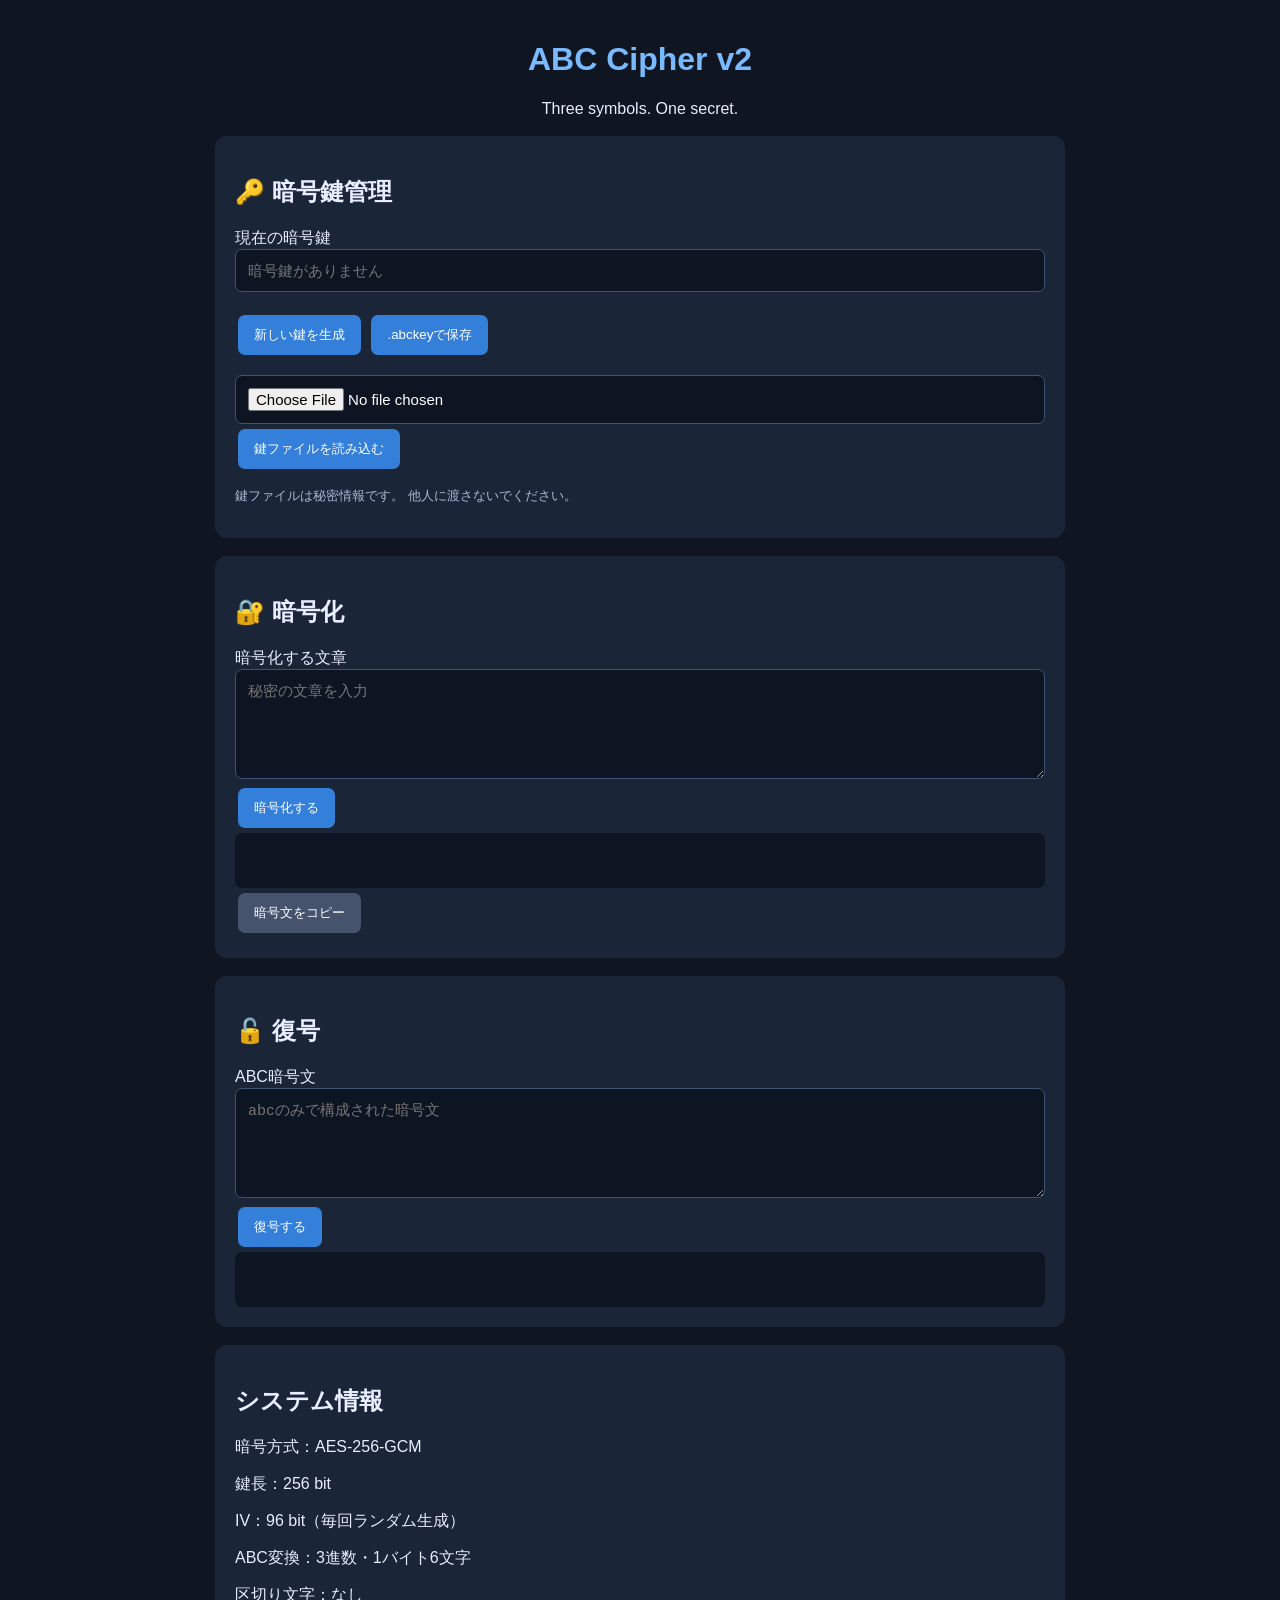
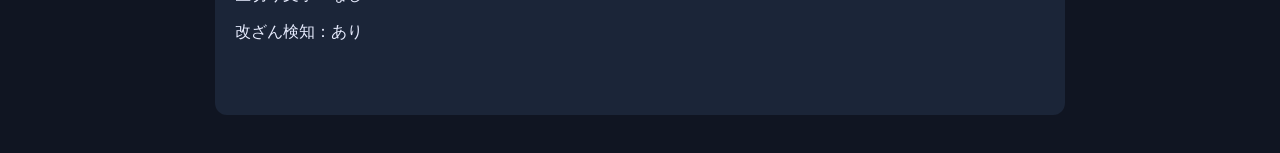
<file: ABCCipher_OldVer.html>
<!DOCTYPE html>
<html lang="ja">
<head>
<meta charset="UTF-8">
<meta name="viewport" content="width=device-width, initial-scale=1">
<title>ABC Cipher v2</title>

<style>
* {
  box-sizing: border-box;
}

body {
  margin: 0;
  padding: 20px;
  background: #101522;
  color: #e8edff;
  font-family: sans-serif;
}

main {
  max-width: 850px;
  margin: auto;
}

h1 {
  color: #79baff;
  text-align: center;
}

.panel {
  background: #1b2538;
  border-radius: 12px;
  padding: 20px;
  margin: 18px 0;
}

textarea, input {
  width: 100%;
  padding: 12px;
  border-radius: 7px;
  border: 1px solid #405271;
  background: #0d1422;
  color: white;
  font-size: 15px;
}

textarea {
  min-height: 110px;
  resize: vertical;
}

button {
  padding: 11px 16px;
  margin: 5px 3px;
  border: 0;
  border-radius: 7px;
  background: #347fda;
  color: white;
  cursor: pointer;
}

button:hover {
  background: #559cf1;
}

.secondary {
  background: #46536c;
}

.result {
  background: #0d1422;
  border-radius: 7px;
  padding: 12px;
  min-height: 55px;
  overflow-wrap: anywhere;
  white-space: pre-wrap;
}

.note {
  color: #aab6d5;
  font-size: 13px;
}

.status {
  color: #85dba9;
  min-height: 20px;
}

</style>
</head>

<body>
<main>

<h1>ABC Cipher v2</h1>
<p style="text-align:center">
Three symbols. One secret.
</p>

<div class="panel">
  <h2>🔑 暗号鍵管理</h2>

  <label>現在の暗号鍵</label>
  <input
    id="key"
    type="password"
    placeholder="暗号鍵がありません"
    autocomplete="off"
  >

  <br><br>

  <button onclick="generateKey()">
    新しい鍵を生成
  </button>

  <button onclick="saveKey()">
    .abckeyで保存
  </button>

  <br>

  <input
    type="file"
    id="keyFile"
    accept=".abckey"
    style="margin-top:15px"
  >

  <button onclick="loadKey()">
    鍵ファイルを読み込む
  </button>

  <p class="note">
    鍵ファイルは秘密情報です。
    他人に渡さないでください。
  </p>
</div>

<div class="panel">
<h2>🔐 暗号化</h2>

<label>暗号化する文章</label>
<textarea id="plain"
placeholder="秘密の文章を入力"></textarea>

<button onclick="encrypt()">
暗号化する
</button>

<div class="result" id="encrypted"></div>

<button class="secondary" onclick="copyEncrypted()">
暗号文をコピー
</button>
</div>

<div class="panel">
<h2>🔓 復号</h2>

<label>ABC暗号文</label>
<textarea id="cipher"
placeholder="abcのみで構成された暗号文"></textarea>

<button onclick="decrypt()">
復号する
</button>

<div class="result" id="decrypted"></div>
</div>

<div class="panel">
<h2>システム情報</h2>
<p>暗号方式：AES-256-GCM</p>
<p>鍵長：256 bit</p>
<p>IV：96 bit（毎回ランダム生成）</p>
<p>ABC変換：3進数・1バイト6文字</p>
<p>区切り文字：なし</p>
<p>改ざん検知：あり</p>
<p id="status" class="status"></p>
</div>

</main>

<script>

// =====================================
// Base64URL変換
// =====================================

function toBase64URL(bytes) {

  let binary = "";

  for (const byte of bytes) {
    binary += String.fromCharCode(byte);
  }

  return btoa(binary)
    .replace(/\+/g, "-")
    .replace(/\//g, "_")
    .replace(/=/g, "");
}


function fromBase64URL(text) {

  if (!/^[A-Za-z0-9_-]+$/.test(text)) {
    throw new Error("鍵の形式が正しくありません");
  }

  const base64 = text
    .replace(/-/g, "+")
    .replace(/_/g, "/");

  const binary = atob(
    base64 + "=".repeat((4 - base64.length % 4) % 4)
  );

  return Uint8Array.from(
    binary,
    char => char.charCodeAt(0)
  );
}


// =====================================
// 鍵の管理
// =====================================


let currentKey = null;

// 鍵の生成
async function generateKey() {

  const bytes = crypto.getRandomValues(
    new Uint8Array(32)
  );

  currentKey = toBase64URL(bytes);

  document.getElementById("key").value =
    currentKey;

  setStatus("新しい鍵を生成しました");
}


// 鍵の確認
async function getCryptoKey() {

  const keyText =
    document.getElementById("key").value.trim();

  const keyBytes = fromBase64URL(keyText);

  if (keyBytes.length !== 32) {
    throw new Error("鍵の長さが正しくありません");
  }

  return await crypto.subtle.importKey(
    "raw",
    keyBytes,
    { name: "AES-GCM" },
    false,
    ["encrypt", "decrypt"]
  );
}


// .abckeyとして保存
function saveKey() {

  const key =
    document.getElementById("key").value.trim();

  const bytes = fromBase64URL(key);

  if (bytes.length !== 32) {
    setStatus("有効な鍵がありません");
    return;
  }

  const content =
    "ABC Cipher Key File\n" +
    "Version: 2\n" +
    "Key: " + key + "\n";

  const blob = new Blob(
    [content],
    { type: "text/plain;charset=utf-8" }
  );

  const url = URL.createObjectURL(blob);

  const a = document.createElement("a");

  a.href = url;
  a.download = "secret.abckey";
  a.click();

  URL.revokeObjectURL(url);

  setStatus(".abckeyファイルを保存しました");
}


// .abckeyを読み込む
async function loadKey() {

  const file =
    document.getElementById("keyFile").files[0];

  if (!file) {
    setStatus("鍵ファイルを選択してください");
    return;
  }

  if (!file.name.endsWith(".abckey")) {
    setStatus("abckeyファイルではありません");
    return;
  }

  try {

    if (file.size > 1024) {
      throw new Error("ファイルサイズが大きすぎます");
    }

    const content = await file.text();

    const match = content.match(
      /^ABC Cipher Key File\r?\nVersion: 2\r?\nKey: ([A-Za-z0-9_-]+)\r?\n?$/
    );

    if (!match) {
      throw new Error("鍵ファイルの形式が正しくありません");
    }

    const keyBytes = fromBase64URL(match[1]);

    if (keyBytes.length !== 32) {
      throw new Error("鍵の長さが正しくありません");
    }

    currentKey = match[1];

    document.getElementById("key").value =
      currentKey;

    setStatus("鍵ファイルを読み込みました");

  } catch (error) {

    setStatus("読み込み失敗：" + error.message);

  }
}


// =====================================
// バイト列をABCに変換
// =====================================

function bytesToABC(bytes) {

  let result = "";

  for (const byte of bytes) {

    let n = byte;
    let code = "";

    // 必ず6桁にする
    for (let i = 0; i < 6; i++) {

      code = ["a", "b", "c"][n % 3] + code;

      n = Math.floor(n / 3);
    }

    result += code;
  }

  return result;
}


// =====================================
// ABCをバイト列に戻す
// =====================================

function abcToBytes(text) {

  if (!/^[abc]+$/.test(text)) {
    throw new Error("abc以外の文字が含まれています");
  }

  if (text.length === 0 || text.length % 6 !== 0) {
    throw new Error("暗号文の長さが正しくありません");
  }

  const bytes = new Uint8Array(text.length / 6);

  for (let i = 0; i < bytes.length; i++) {

    const part = text.slice(i * 6, i * 6 + 6);

    let n = 0;

    for (const char of part) {

      n = n * 3 + {
        a: 0,
        b: 1,
        c: 2
      }[char];

    }

    if (n > 255) {
      throw new Error("不正なデータです");
    }

    bytes[i] = n;
  }

  return bytes;
}


// =====================================
// 暗号化
// =====================================

async function encrypt() {

  try {

    const plain = document.getElementById("plain").value;

    if (!plain) {
      throw new Error("文章を入力してください");
    }

    const key = await getCryptoKey();

    // 毎回新しいIVを作成
    const iv = crypto.getRandomValues(
      new Uint8Array(12)
    );

    const data = new TextEncoder().encode(plain);

    // AES-256-GCM
    const encrypted = new Uint8Array(
      await crypto.subtle.encrypt(
        {
          name: "AES-GCM",
          iv: iv,
          tagLength: 128
        },
        key,
        data
      )
    );

    // ヘッダー + IV + 暗号文
    const magic = new Uint8Array([
      65, 66, 67, 50
    ]);

    const packet = new Uint8Array(
      magic.length + iv.length + encrypted.length
    );

    packet.set(magic, 0);
    packet.set(iv, magic.length);
    packet.set(encrypted, magic.length + iv.length);

    // ABC変換
    const result = bytesToABC(packet);

    document.getElementById("encrypted").textContent =
      result;

    setStatus("暗号化が完了しました");

  } catch (error) {

    setStatus("エラー：" + error.message);

  }

}


// =====================================
// 復号
// =====================================

async function decrypt() {

  try {

    const text = document.getElementById("cipher")
      .value.trim();

    const key = await getCryptoKey();

    const packet = abcToBytes(text);

    // 最低限の長さを確認
    if (packet.length < 32) {
      throw new Error("暗号文が短すぎます");
    }

    // ヘッダー確認
    if (
      packet[0] !== 65 ||
      packet[1] !== 66 ||
      packet[2] !== 67 ||
      packet[3] !== 50
    ) {
      throw new Error("ABC Cipher v2ではありません");
    }

    // IVを取り出す
    const iv = packet.slice(4, 16);

    // 暗号文を取り出す
    const encrypted = packet.slice(16);

    // AES-GCMで復号・認証
    const decrypted = await crypto.subtle.decrypt(
      {
        name: "AES-GCM",
        iv: iv,
        tagLength: 128
      },
      key,
      encrypted
    );

    const result = new TextDecoder(
      "utf-8",
      { fatal: true }
    ).decode(decrypted);

    document.getElementById("decrypted").textContent =
      result;

    setStatus("復号・認証に成功しました");

  } catch (error) {

    document.getElementById("decrypted").textContent =
      "";

    setStatus(
      "復号失敗：鍵が違うか、暗号文が破損しています"
    );

  }

}


// =====================================
// コピー機能
// =====================================

async function copyText(text) {

  try {
    await navigator.clipboard.writeText(text);
    setStatus("コピーしました");
  } catch {
    setStatus("コピーできませんでした");
  }

}


function copyKey() {
  copyText(document.getElementById("key").textContent);
}


function copyEncrypted() {
  copyText(document.getElementById("encrypted").textContent);
}


// =====================================
// 状態表示
// =====================================

function setStatus(message) {

  document.getElementById("status").textContent =
    message;

}

</script>

</body>
</html>
</file>
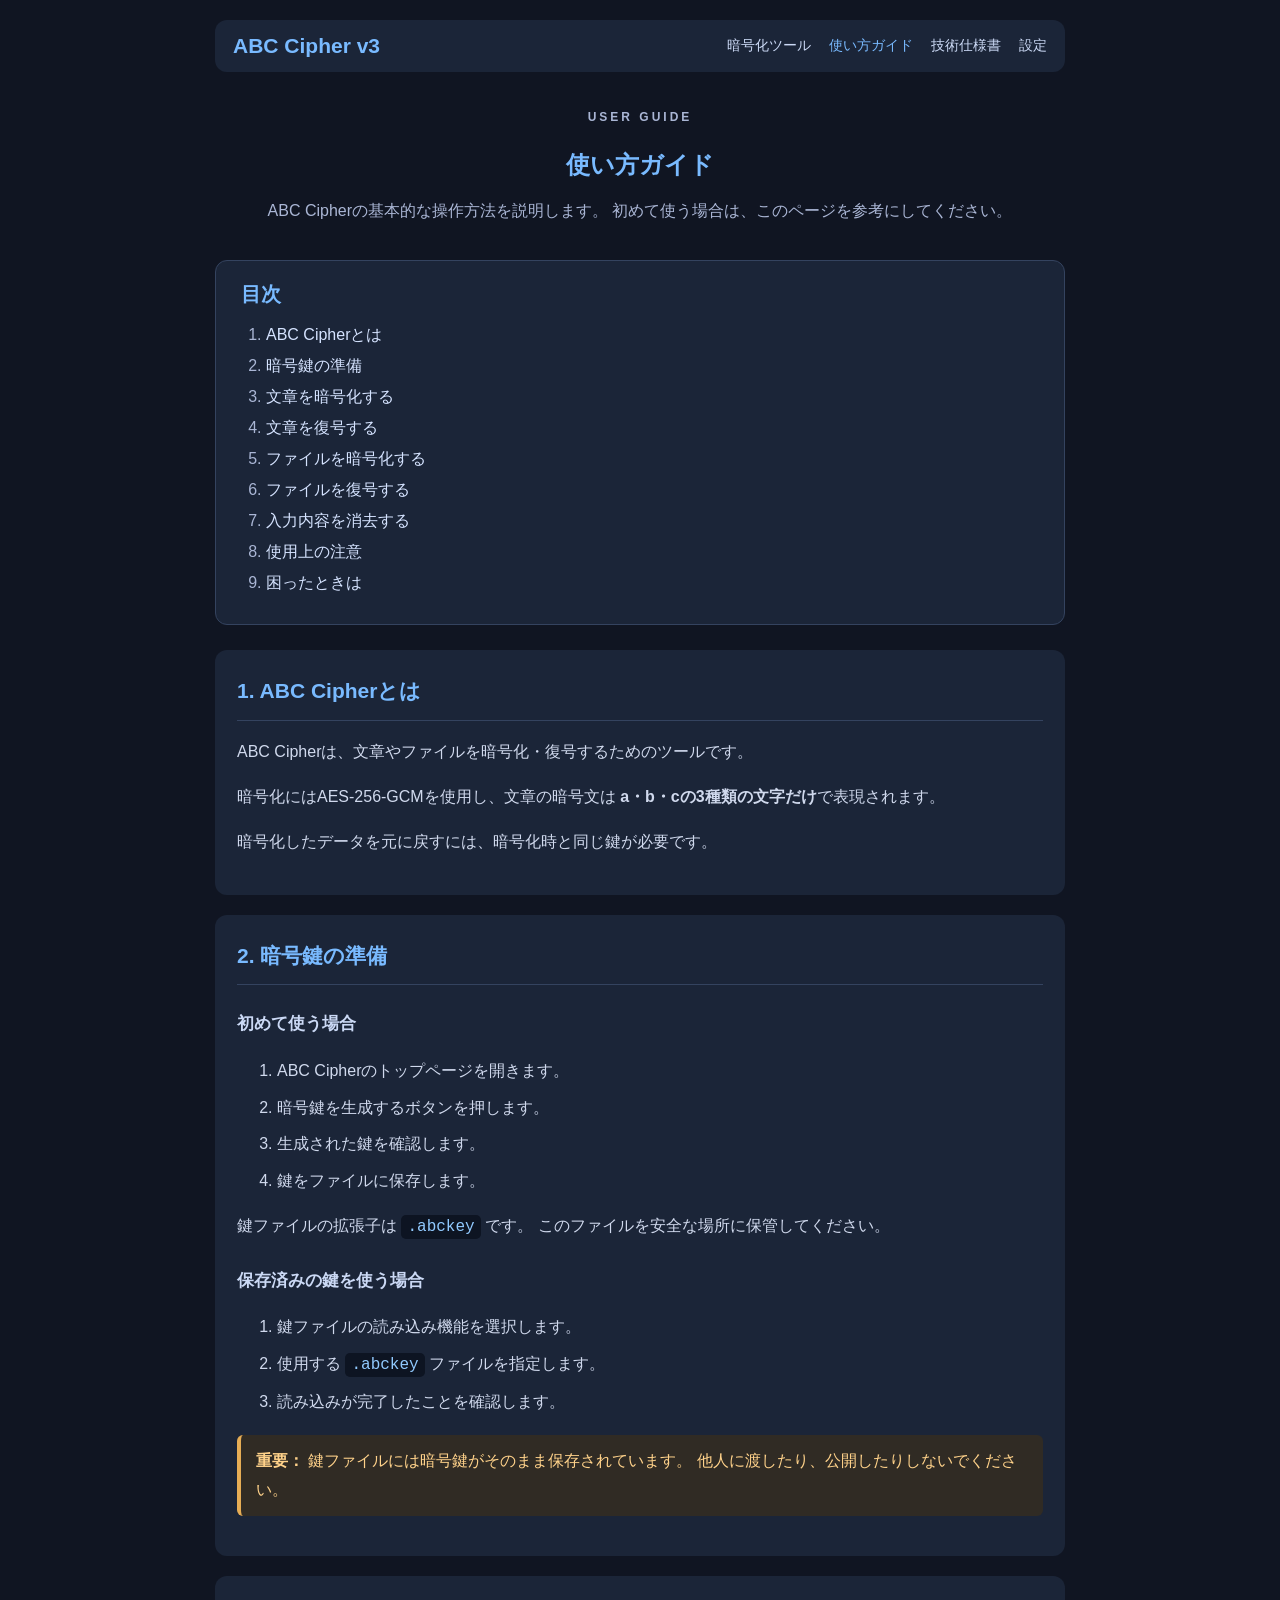
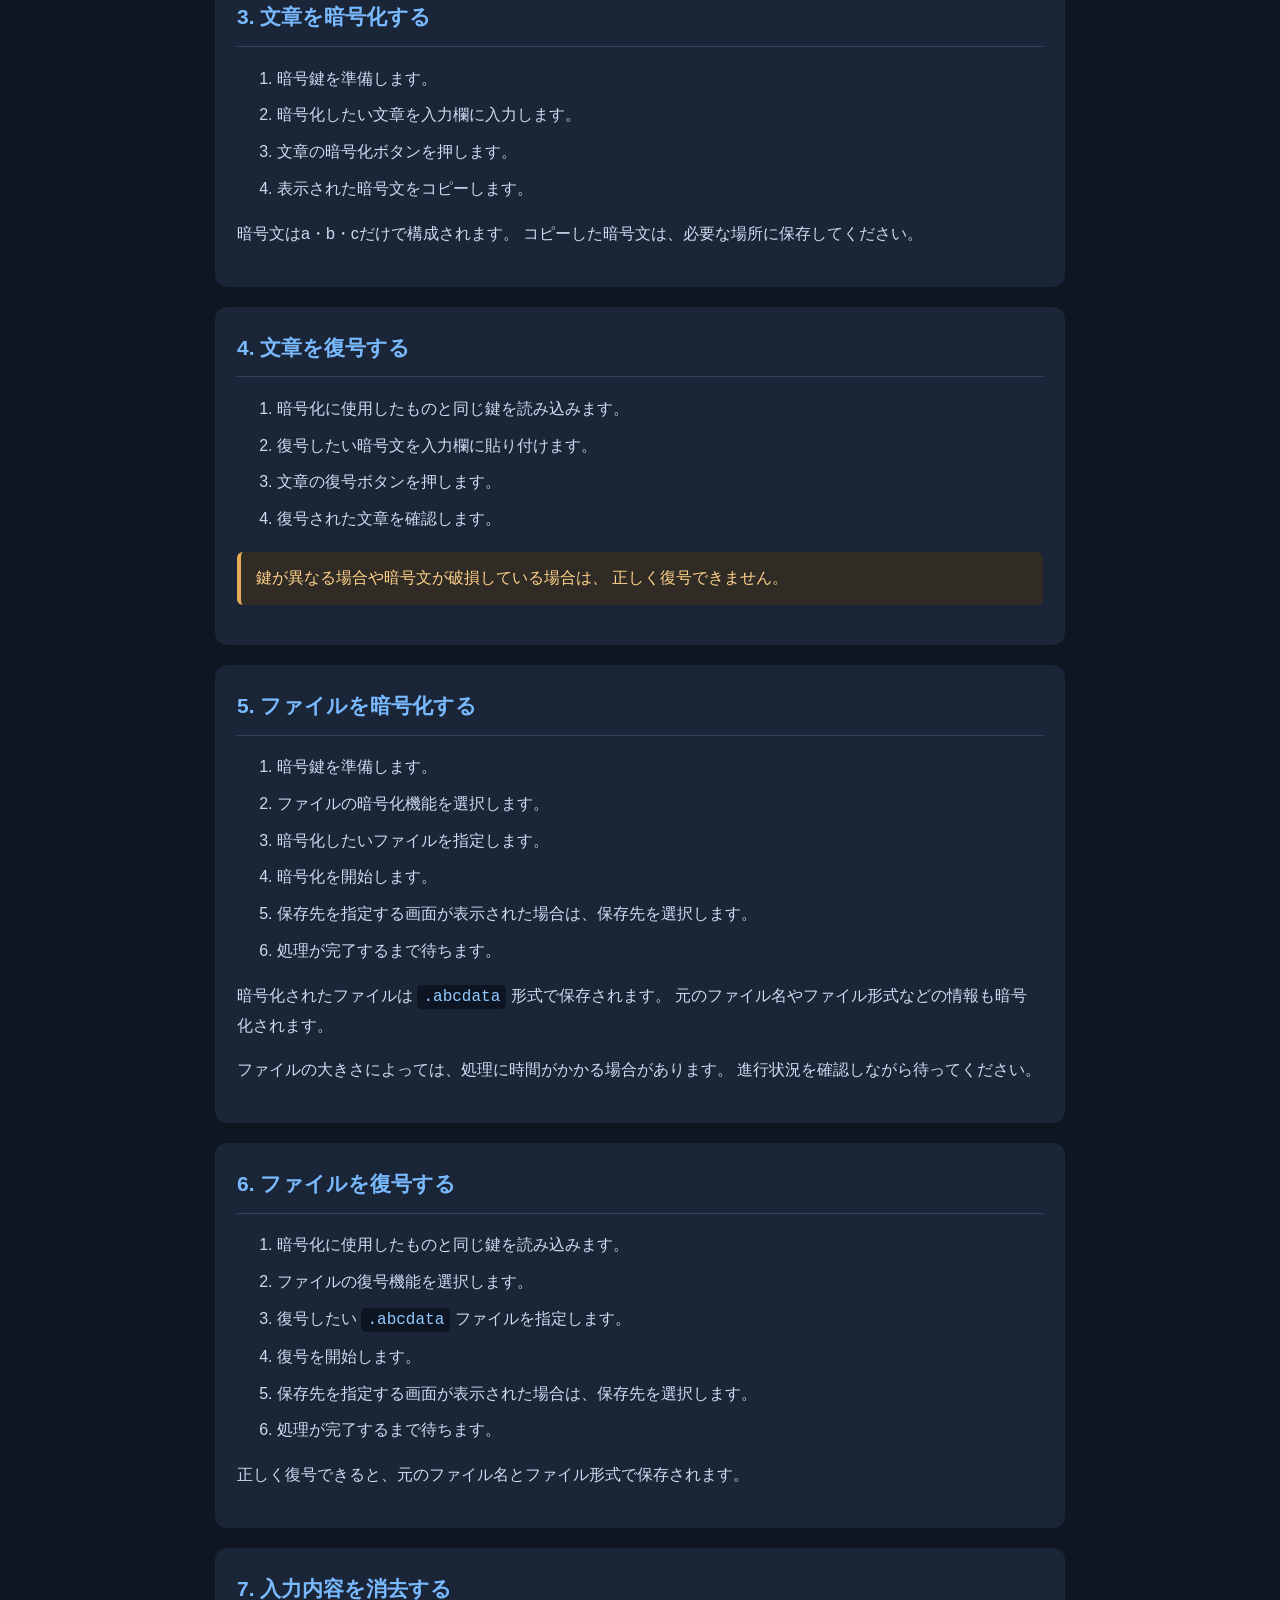
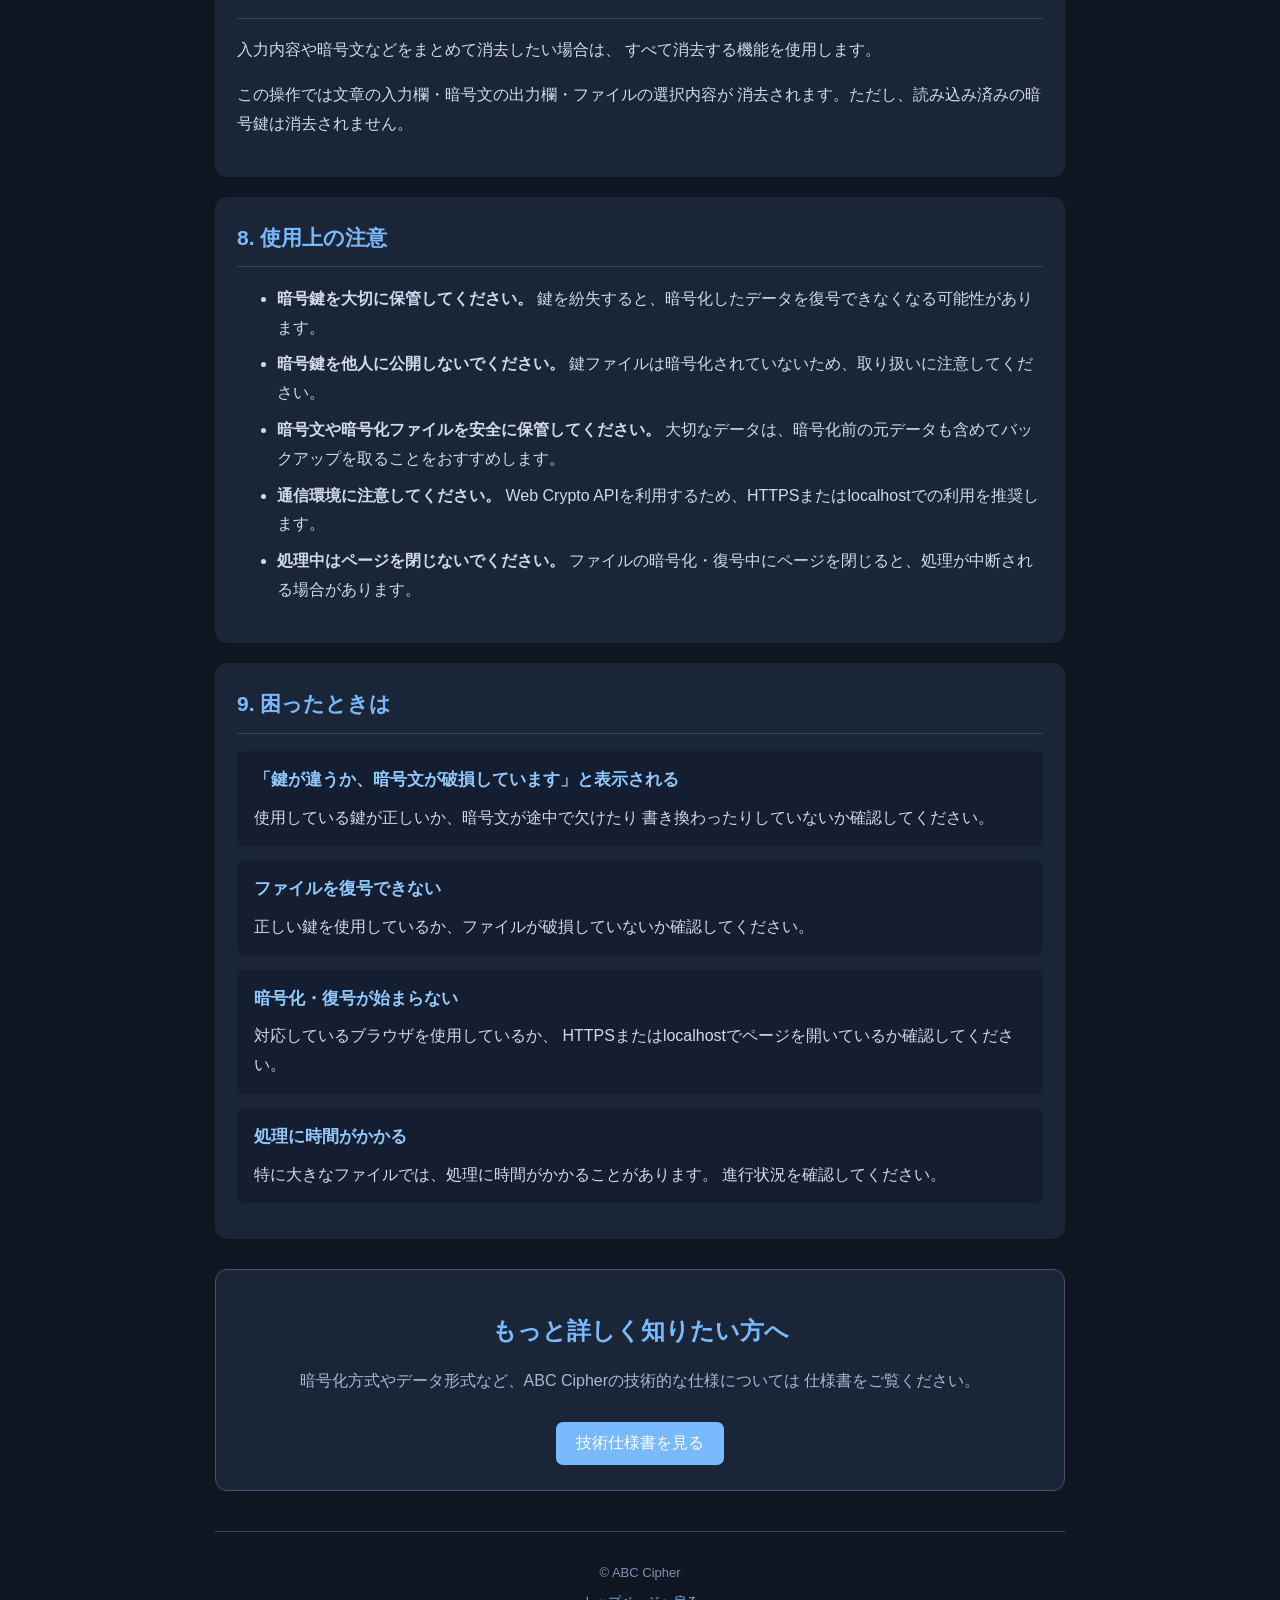
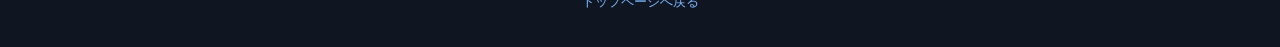
<file: guide.html>
<!DOCTYPE html>
<html lang="ja">
<head>
  <meta charset="UTF-8">
  <meta name="viewport" content="width=device-width, initial-scale=1.0">
  <meta name="description" content="ABC Cipherの基本的な使い方を解説します。">
  <title>使い方ガイド | ABC Cipher</title>

  <link rel="stylesheet" href="style.css">
  <link rel="icon" href="icons/icon-512.png">
  <link rel="manifest" href="manifest.json">
  <script src="script.js" defer></script>
  <script src="./settings.js" defer></script>
  <script src="./update-manager.js" defer></script>
</head>

<body>
<div id="loading-indicator"
     role="progressbar"
     aria-label="ページ読み込み中"
     aria-hidden="false">
</div>
  <header>
    <div class="header-inner">
      <a href="index.html" class="site-logo">ABC Cipher v3</a>

      <nav class="main-nav" aria-label="メインメニュー">
        <a href="index.html">暗号化ツール</a>
        <a href="guide.html" aria-current="page">使い方ガイド</a>
        <a href="specification.html">技術仕様書</a>
        <a href="settings.html">設定</a>
      </nav>
    </div>
  </header>

  <main>
    <section class="page-heading">
      <p class="eyebrow">USER GUIDE</p>
      <h1>使い方ガイド</h1>
      <p>
        ABC Cipherの基本的な操作方法を説明します。
        初めて使う場合は、このページを参考にしてください。
      </p>
    </section>

    <nav class="toc" aria-label="ページ内目次">
      <h2>目次</h2>
      <ol>
        <li><a href="#about">ABC Cipherとは</a></li>
        <li><a href="#key">暗号鍵の準備</a></li>
        <li><a href="#text-encrypt">文章を暗号化する</a></li>
        <li><a href="#text-decrypt">文章を復号する</a></li>
        <li><a href="#file-encrypt">ファイルを暗号化する</a></li>
        <li><a href="#file-decrypt">ファイルを復号する</a></li>
        <li><a href="#clear">入力内容を消去する</a></li>
        <li><a href="#caution">使用上の注意</a></li>
        <li><a href="#trouble">困ったときは</a></li>
      </ol>
    </nav>

    <section id="about" class="guide-section">
      <h2>1. ABC Cipherとは</h2>
      <p>
        ABC Cipherは、文章やファイルを暗号化・復号するためのツールです。
      </p>
      <p>
        暗号化にはAES-256-GCMを使用し、文章の暗号文は
        <strong>a・b・cの3種類の文字だけ</strong>で表現されます。
      </p>
      <p>
        暗号化したデータを元に戻すには、暗号化時と同じ鍵が必要です。
      </p>
    </section>

    <section id="key" class="guide-section">
      <h2>2. 暗号鍵の準備</h2>

      <h3>初めて使う場合</h3>
      <ol>
        <li>ABC Cipherのトップページを開きます。</li>
        <li>暗号鍵を生成するボタンを押します。</li>
        <li>生成された鍵を確認します。</li>
        <li>鍵をファイルに保存します。</li>
      </ol>

      <p>
        鍵ファイルの拡張子は <code>.abckey</code> です。
        このファイルを安全な場所に保管してください。
      </p>

      <h3>保存済みの鍵を使う場合</h3>
      <ol>
        <li>鍵ファイルの読み込み機能を選択します。</li>
        <li>使用する <code>.abckey</code> ファイルを指定します。</li>
        <li>読み込みが完了したことを確認します。</li>
      </ol>

      <p class="notice">
        <strong>重要：</strong>
        鍵ファイルには暗号鍵がそのまま保存されています。
        他人に渡したり、公開したりしないでください。
      </p>
    </section>

    <section id="text-encrypt" class="guide-section">
      <h2>3. 文章を暗号化する</h2>
      <ol>
        <li>暗号鍵を準備します。</li>
        <li>暗号化したい文章を入力欄に入力します。</li>
        <li>文章の暗号化ボタンを押します。</li>
        <li>表示された暗号文をコピーします。</li>
      </ol>

      <p>
        暗号文はa・b・cだけで構成されます。
        コピーした暗号文は、必要な場所に保存してください。
      </p>
    </section>

    <section id="text-decrypt" class="guide-section">
      <h2>4. 文章を復号する</h2>
      <ol>
        <li>暗号化に使用したものと同じ鍵を読み込みます。</li>
        <li>復号したい暗号文を入力欄に貼り付けます。</li>
        <li>文章の復号ボタンを押します。</li>
        <li>復号された文章を確認します。</li>
      </ol>

      <p class="notice">
        鍵が異なる場合や暗号文が破損している場合は、
        正しく復号できません。
      </p>
    </section>

    <section id="file-encrypt" class="guide-section">
      <h2>5. ファイルを暗号化する</h2>
      <ol>
        <li>暗号鍵を準備します。</li>
        <li>ファイルの暗号化機能を選択します。</li>
        <li>暗号化したいファイルを指定します。</li>
        <li>暗号化を開始します。</li>
        <li>保存先を指定する画面が表示された場合は、保存先を選択します。</li>
        <li>処理が完了するまで待ちます。</li>
      </ol>

      <p>
        暗号化されたファイルは <code>.abcdata</code> 形式で保存されます。
        元のファイル名やファイル形式などの情報も暗号化されます。
      </p>

      <p>
        ファイルの大きさによっては、処理に時間がかかる場合があります。
        進行状況を確認しながら待ってください。
      </p>
    </section>

    <section id="file-decrypt" class="guide-section">
      <h2>6. ファイルを復号する</h2>
      <ol>
        <li>暗号化に使用したものと同じ鍵を読み込みます。</li>
        <li>ファイルの復号機能を選択します。</li>
        <li>復号したい <code>.abcdata</code> ファイルを指定します。</li>
        <li>復号を開始します。</li>
        <li>保存先を指定する画面が表示された場合は、保存先を選択します。</li>
        <li>処理が完了するまで待ちます。</li>
      </ol>

      <p>
        正しく復号できると、元のファイル名とファイル形式で保存されます。
      </p>
    </section>

    <section id="clear" class="guide-section">
      <h2>7. 入力内容を消去する</h2>
      <p>
        入力内容や暗号文などをまとめて消去したい場合は、
        すべて消去する機能を使用します。
      </p>
      <p>
        この操作では文章の入力欄・暗号文の出力欄・ファイルの選択内容が
        消去されます。ただし、読み込み済みの暗号鍵は消去されません。
      </p>
    </section>

    <section id="caution" class="guide-section">
      <h2>8. 使用上の注意</h2>

      <ul>
        <li>
          <strong>暗号鍵を大切に保管してください。</strong>
          鍵を紛失すると、暗号化したデータを復号できなくなる可能性があります。
        </li>
        <li>
          <strong>暗号鍵を他人に公開しないでください。</strong>
          鍵ファイルは暗号化されていないため、取り扱いに注意してください。
        </li>
        <li>
          <strong>暗号文や暗号化ファイルを安全に保管してください。</strong>
          大切なデータは、暗号化前の元データも含めてバックアップを取ることをおすすめします。
        </li>
        <li>
          <strong>通信環境に注意してください。</strong>
          Web Crypto APIを利用するため、HTTPSまたはlocalhostでの利用を推奨します。
        </li>
        <li>
          <strong>処理中はページを閉じないでください。</strong>
          ファイルの暗号化・復号中にページを閉じると、処理が中断される場合があります。
        </li>
      </ul>
    </section>

    <section id="trouble" class="guide-section">
      <h2>9. 困ったときは</h2>

      <div class="trouble-item">
        <h3>「鍵が違うか、暗号文が破損しています」と表示される</h3>
        <p>
          使用している鍵が正しいか、暗号文が途中で欠けたり
          書き換わったりしていないか確認してください。
        </p>
      </div>

      <div class="trouble-item">
        <h3>ファイルを復号できない</h3>
        <p>
          正しい鍵を使用しているか、ファイルが破損していないか確認してください。
        </p>
      </div>

      <div class="trouble-item">
        <h3>暗号化・復号が始まらない</h3>
        <p>
          対応しているブラウザを使用しているか、
          HTTPSまたはlocalhostでページを開いているか確認してください。
        </p>
      </div>

      <div class="trouble-item">
        <h3>処理に時間がかかる</h3>
        <p>
          特に大きなファイルでは、処理に時間がかかることがあります。
          進行状況を確認してください。
        </p>
      </div>
    </section>

    <section class="more-info">
      <h2>もっと詳しく知りたい方へ</h2>
      <p>
        暗号化方式やデータ形式など、ABC Cipherの技術的な仕様については
        仕様書をご覧ください。
      </p>
      <a href="specification.html" class="button">
        技術仕様書を見る
      </a>
    </section>
  </main>

  <footer>
    <p>&copy; ABC Cipher</p>
    <a href="index.html">トップページへ戻る</a>
  </footer>
</body>
</html>
</file>
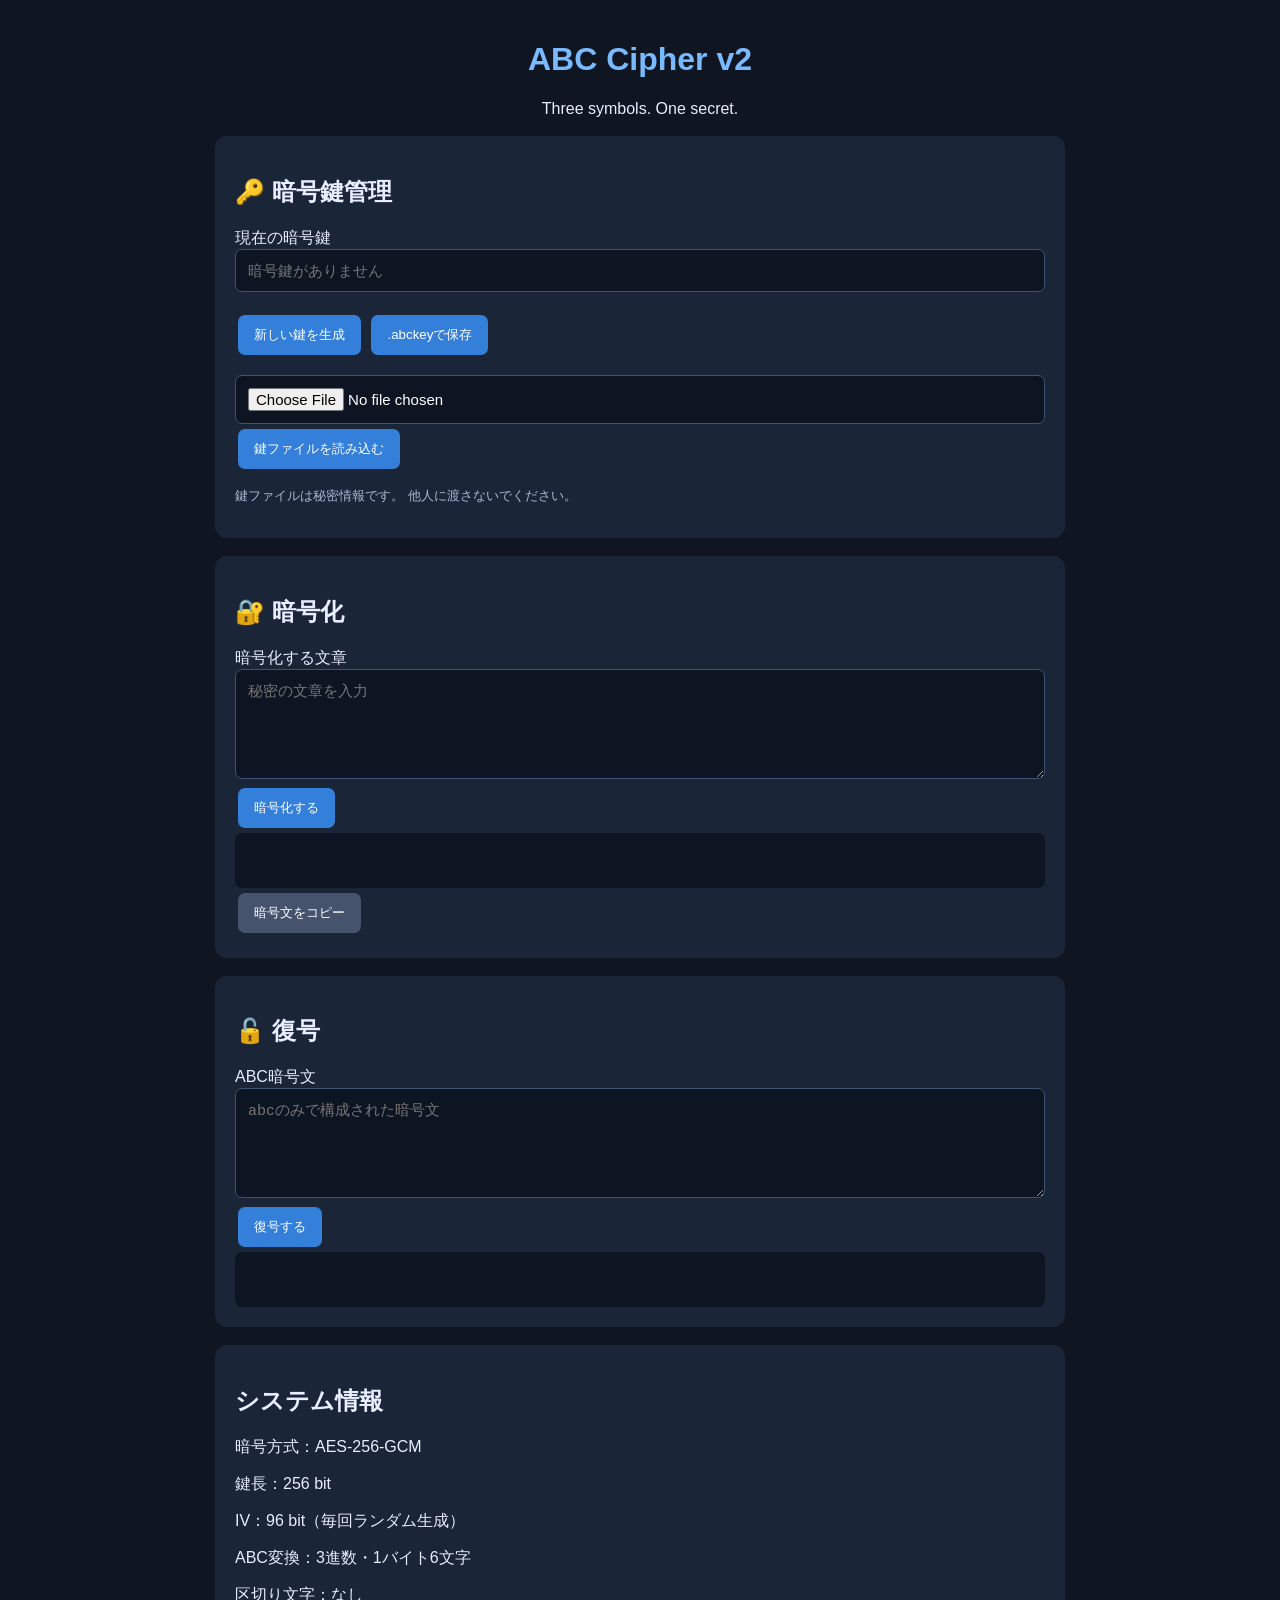
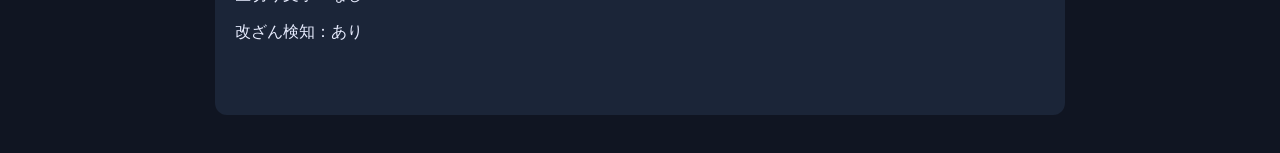
<file: preview.html>
<!DOCTYPE html>
<html lang="ja">
<head>
<meta charset="UTF-8">
<meta name="viewport" content="width=device-width, initial-scale=1">
<title>ABC Cipher v2</title>

<style>
* {
  box-sizing: border-box;
}

body {
  margin: 0;
  padding: 20px;
  background: #101522;
  color: #e8edff;
  font-family: sans-serif;
}

main {
  max-width: 850px;
  margin: auto;
}

h1 {
  color: #79baff;
  text-align: center;
}

.panel {
  background: #1b2538;
  border-radius: 12px;
  padding: 20px;
  margin: 18px 0;
}

textarea, input {
  width: 100%;
  padding: 12px;
  border-radius: 7px;
  border: 1px solid #405271;
  background: #0d1422;
  color: white;
  font-size: 15px;
}

textarea {
  min-height: 110px;
  resize: vertical;
}

button {
  padding: 11px 16px;
  margin: 5px 3px;
  border: 0;
  border-radius: 7px;
  background: #347fda;
  color: white;
  cursor: pointer;
}

button:hover {
  background: #559cf1;
}

.secondary {
  background: #46536c;
}

.result {
  background: #0d1422;
  border-radius: 7px;
  padding: 12px;
  min-height: 55px;
  overflow-wrap: anywhere;
  white-space: pre-wrap;
}

.note {
  color: #aab6d5;
  font-size: 13px;
}

.status {
  color: #85dba9;
  min-height: 20px;
}

</style>
</head>

<body>
<main>

<h1>ABC Cipher v2</h1>
<p style="text-align:center">
Three symbols. One secret.
</p>


<div class="panel">
  <h2>🔑 暗号鍵管理</h2>

  <label>現在の暗号鍵</label>
  <input
    id="key"
    type="password"
    placeholder="暗号鍵がありません"
    autocomplete="off"
  >

  <br><br>

  <button onclick="generateKey()">
    新しい鍵を生成
  </button>

  <button onclick="saveKey()">
    .abckeyで保存
  </button>

  <br>

  <input
    type="file"
    id="keyFile"
    accept=".abckey"
    style="margin-top:15px"
  >

  <button onclick="loadKey()">
    鍵ファイルを読み込む
  </button>

  <p class="note">
    鍵ファイルは秘密情報です。
    他人に渡さないでください。
  </p>
</div>

<div class="panel">
<h2>🔐 暗号化</h2>

<label>暗号化する文章</label>
<textarea id="plain"
placeholder="秘密の文章を入力"></textarea>

<button onclick="encrypt()">
暗号化する
</button>

<div class="result" id="encrypted"></div>

<button class="secondary" onclick="copyEncrypted()">
暗号文をコピー
</button>
</div>

<div class="panel">
<h2>🔓 復号</h2>

<label>ABC暗号文</label>
<textarea id="cipher"
placeholder="abcのみで構成された暗号文"></textarea>

<button onclick="decrypt()">
復号する
</button>

<div class="result" id="decrypted"></div>
</div>

<div class="panel">
<h2>システム情報</h2>
<p>暗号方式：AES-256-GCM</p>
<p>鍵長：256 bit</p>
<p>IV：96 bit（毎回ランダム生成）</p>
<p>ABC変換：3進数・1バイト6文字</p>
<p>区切り文字：なし</p>
<p>改ざん検知：あり</p>
<p id="status" class="status"></p>
</div>

</main>

<script>

// =====================================
// Base64URL変換
// =====================================

function toBase64URL(bytes) {

  let binary = "";

  for (const byte of bytes) {
    binary += String.fromCharCode(byte);
  }

  return btoa(binary)
    .replace(/\+/g, "-")
    .replace(/\//g, "_")
    .replace(/=/g, "");
}


function fromBase64URL(text) {

  if (!/^[A-Za-z0-9_-]+$/.test(text)) {
    throw new Error("鍵の形式が正しくありません");
  }

  const base64 = text
    .replace(/-/g, "+")
    .replace(/_/g, "/");

  const binary = atob(
    base64 + "=".repeat((4 - base64.length % 4) % 4)
  );

  return Uint8Array.from(
    binary,
    char => char.charCodeAt(0)
  );
}


// =====================================
// 鍵の管理
// =====================================


let currentKey = null;

// 鍵の生成
async function generateKey() {

  const bytes = crypto.getRandomValues(
    new Uint8Array(32)
  );

  currentKey = toBase64URL(bytes);

  document.getElementById("key").value =
    currentKey;

  setStatus("新しい鍵を生成しました");
}


// 鍵の確認
async function getCryptoKey() {

  const keyText =
    document.getElementById("key").value.trim();

  const keyBytes = fromBase64URL(keyText);

  if (keyBytes.length !== 32) {
    throw new Error("鍵の長さが正しくありません");
  }

  return await crypto.subtle.importKey(
    "raw",
    keyBytes,
    { name: "AES-GCM" },
    false,
    ["encrypt", "decrypt"]
  );
}


// .abckeyとして保存
function saveKey() {

  const key =
    document.getElementById("key").value.trim();

  const bytes = fromBase64URL(key);

  if (bytes.length !== 32) {
    setStatus("有効な鍵がありません");
    return;
  }

  const content =
    "ABC Cipher Key File\n" +
    "Version: 2\n" +
    "Key: " + key + "\n";

  const blob = new Blob(
    [content],
    { type: "text/plain;charset=utf-8" }
  );

  const url = URL.createObjectURL(blob);

  const a = document.createElement("a");

  a.href = url;
  a.download = "secret.abckey";
  a.click();

  URL.revokeObjectURL(url);

  setStatus(".abckeyファイルを保存しました");
}


// .abckeyを読み込む
async function loadKey() {

  const file =
    document.getElementById("keyFile").files[0];

  if (!file) {
    setStatus("鍵ファイルを選択してください");
    return;
  }

  if (!file.name.endsWith(".abckey")) {
    setStatus("abckeyファイルではありません");
    return;
  }

  try {

    if (file.size > 1024) {
      throw new Error("ファイルサイズが大きすぎます");
    }

    const content = await file.text();

    const match = content.match(
      /^ABC Cipher Key File\r?\nVersion: 2\r?\nKey: ([A-Za-z0-9_-]+)\r?\n?$/
    );

    if (!match) {
      throw new Error("鍵ファイルの形式が正しくありません");
    }

    const keyBytes = fromBase64URL(match[1]);

    if (keyBytes.length !== 32) {
      throw new Error("鍵の長さが正しくありません");
    }

    currentKey = match[1];

    document.getElementById("key").value =
      currentKey;

    setStatus("鍵ファイルを読み込みました");

  } catch (error) {

    setStatus("読み込み失敗：" + error.message);

  }
}


// =====================================
// バイト列をABCに変換
// =====================================

function bytesToABC(bytes) {

  let result = "";

  for (const byte of bytes) {

    let n = byte;
    let code = "";

    // 必ず6桁にする
    for (let i = 0; i < 6; i++) {

      code = ["a", "b", "c"][n % 3] + code;

      n = Math.floor(n / 3);
    }

    result += code;
  }

  return result;
}


// =====================================
// ABCをバイト列に戻す
// =====================================

function abcToBytes(text) {

  if (!/^[abc]+$/.test(text)) {
    throw new Error("abc以外の文字が含まれています");
  }

  if (text.length === 0 || text.length % 6 !== 0) {
    throw new Error("暗号文の長さが正しくありません");
  }

  const bytes = new Uint8Array(text.length / 6);

  for (let i = 0; i < bytes.length; i++) {

    const part = text.slice(i * 6, i * 6 + 6);

    let n = 0;

    for (const char of part) {

      n = n * 3 + {
        a: 0,
        b: 1,
        c: 2
      }[char];

    }

    if (n > 255) {
      throw new Error("不正なデータです");
    }

    bytes[i] = n;
  }

  return bytes;
}


// =====================================
// 暗号化
// =====================================

async function encrypt() {

  try {

    const plain = document.getElementById("plain").value;

    if (!plain) {
      throw new Error("文章を入力してください");
    }

    const key = await getCryptoKey();

    // 毎回新しいIVを作成
    const iv = crypto.getRandomValues(
      new Uint8Array(12)
    );

    const data = new TextEncoder().encode(plain);

    // AES-256-GCM
    const encrypted = new Uint8Array(
      await crypto.subtle.encrypt(
        {
          name: "AES-GCM",
          iv: iv,
          tagLength: 128
        },
        key,
        data
      )
    );

    // ヘッダー + IV + 暗号文
    const magic = new Uint8Array([
      65, 66, 67, 50
    ]);

    const packet = new Uint8Array(
      magic.length + iv.length + encrypted.length
    );

    packet.set(magic, 0);
    packet.set(iv, magic.length);
    packet.set(encrypted, magic.length + iv.length);

    // ABC変換
    const result = bytesToABC(packet);

    document.getElementById("encrypted").textContent =
      result;

    setStatus("暗号化が完了しました");

  } catch (error) {

    setStatus("エラー：" + error.message);

  }

}


// =====================================
// 復号
// =====================================

async function decrypt() {

  try {

    const text = document.getElementById("cipher")
      .value.trim();

    const key = await getCryptoKey();

    const packet = abcToBytes(text);

    // 最低限の長さを確認
    if (packet.length < 32) {
      throw new Error("暗号文が短すぎます");
    }

    // ヘッダー確認
    if (
      packet[0] !== 65 ||
      packet[1] !== 66 ||
      packet[2] !== 67 ||
      packet[3] !== 50
    ) {
      throw new Error("ABC Cipher v2ではありません");
    }

    // IVを取り出す
    const iv = packet.slice(4, 16);

    // 暗号文を取り出す
    const encrypted = packet.slice(16);

    // AES-GCMで復号・認証
    const decrypted = await crypto.subtle.decrypt(
      {
        name: "AES-GCM",
        iv: iv,
        tagLength: 128
      },
      key,
      encrypted
    );

    const result = new TextDecoder(
      "utf-8",
      { fatal: true }
    ).decode(decrypted);

    document.getElementById("decrypted").textContent =
      result;

    setStatus("復号・認証に成功しました");

  } catch (error) {

    document.getElementById("decrypted").textContent =
      "";

    setStatus(
      "復号失敗：鍵が違うか、暗号文が破損しています"
    );

  }

}


// =====================================
// コピー機能
// =====================================

async function copyText(text) {

  try {
    await navigator.clipboard.writeText(text);
    setStatus("コピーしました");
  } catch {
    setStatus("コピーできませんでした");
  }

}


function copyKey() {
  copyText(document.getElementById("key").textContent);
}


function copyEncrypted() {
  copyText(document.getElementById("encrypted").textContent);
}


// =====================================
// 状態表示
// =====================================

function setStatus(message) {

  document.getElementById("status").textContent =
    message;

}

</script>

</body>
</html>
</file>
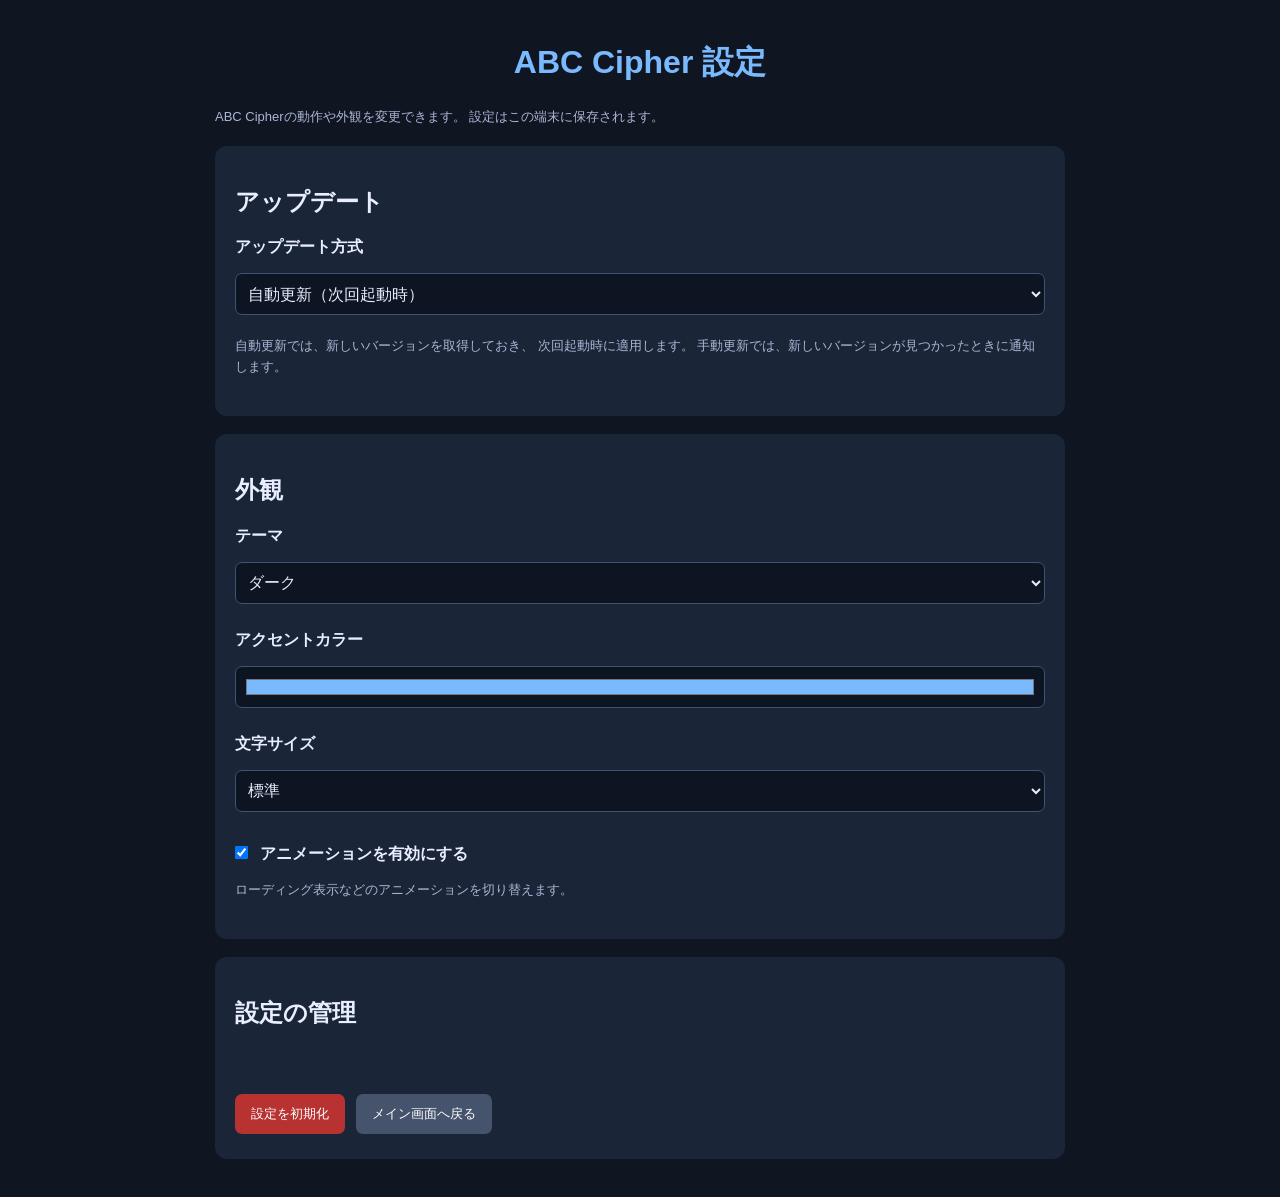
<file: settings.html>
<!DOCTYPE html>
<html lang="ja">
<head>
  <meta charset="UTF-8">
  <meta name="viewport" content="width=device-width, initial-scale=1">
  <meta name="theme-color" content="#101522">
  <link rel="manifest" href="manifest.json">
  <link rel="stylesheet" href="style.css">
  <script src="./settings.js" defer></script>
  <script src="./update-manager.js" defer></script>
  <title>設定 - ABC Cipher</title>

  <style>
    .setting-row {
      margin: 18px 0;
    }

    .setting-row label {
      display: block;
      margin-bottom: 7px;
      font-weight: bold;
    }

    .setting-row select,
    .setting-row input[type="color"] {
      width: 100%;
      min-height: 42px;
      padding: 8px;
      border: 1px solid #405271;
      border-radius: 7px;
      background: var(--input-background, #0d1422);
      color: var(--text-color, #e8edff);
    }

    .setting-row input[type="checkbox"] {
      width: auto;
      margin-right: 8px;
    }

    .setting-description {
      color: #aab6d5;
      font-size: 13px;
      line-height: 1.6;
    }

    .setting-status {
      min-height: 24px;
      color: #85dba9;
    }

    .setting-actions {
      display: flex;
      flex-wrap: wrap;
      gap: 8px;
    }
  </style>
</head>

<body>
  <main>
    <h1>ABC Cipher 設定</h1>

    <p class="note">
      ABC Cipherの動作や外観を変更できます。
      設定はこの端末に保存されます。
    </p>

    <section class="panel">
      <h2>アップデート</h2>

      <div class="setting-row">
        <label for="update-mode">アップデート方式</label>
        <select id="update-mode">
          <option value="auto">自動更新（次回起動時）</option>
          <option value="manual">手動更新（通知して確認）</option>
        </select>
        <p class="setting-description">
          自動更新では、新しいバージョンを取得しておき、
          次回起動時に適用します。
          手動更新では、新しいバージョンが見つかったときに通知します。
        </p>
      </div>
    </section>

    <section class="panel">
      <h2>外観</h2>

      <div class="setting-row">
        <label for="theme">テーマ</label>
        <select id="theme">
          <option value="dark">ダーク</option>
          <option value="light">ライト</option>
          <option value="system">システム設定に合わせる</option>
        </select>
      </div>

      <div class="setting-row">
        <label for="accent-color">アクセントカラー</label>
        <input type="color" id="accent-color" value="#79baff">
      </div>

      <div class="setting-row">
        <label for="font-size">文字サイズ</label>
        <select id="font-size">
          <option value="small">小</option>
          <option value="normal">標準</option>
          <option value="large">大</option>
        </select>
      </div>

      <div class="setting-row">
        <label>
          <input type="checkbox" id="animations">
          アニメーションを有効にする
        </label>
        <p class="setting-description">
          ローディング表示などのアニメーションを切り替えます。
        </p>
      </div>
    </section>

    <section class="panel">
      <h2>設定の管理</h2>

      <p id="setting-status" class="setting-status"
         role="status" aria-live="polite"></p>

      <div class="setting-actions">
        <button type="button" id="reset-settings"
                class="danger">
          設定を初期化
        </button>

        <button type="button" id="back-button"
                class="secondary">
          メイン画面へ戻る
        </button>
      </div>
    </section>
  </main>

  <script>
    document.addEventListener("DOMContentLoaded", () => {
      const updateMode = document.getElementById("update-mode");
      const theme = document.getElementById("theme");
      const accentColor = document.getElementById("accent-color");
      const fontSize = document.getElementById("font-size");
      const animations = document.getElementById("animations");
      const status = document.getElementById("setting-status");

      // 保存済みの設定を画面に反映
      const current = ABCSettings.get();

      updateMode.value = current.updateMode;
      theme.value = current.theme;
      accentColor.value = current.accentColor;
      fontSize.value = current.fontSize;
      animations.checked = current.animations;

      function saveAndApply(name, value) {
        ABCSettings.update(name, value);
        status.textContent = "設定を保存しました。";
      }

      updateMode.addEventListener("change", () => {
        saveAndApply("updateMode", updateMode.value);
      });

      theme.addEventListener("change", () => {
        saveAndApply("theme", theme.value);
      });

      accentColor.addEventListener("input", () => {
        saveAndApply("accentColor", accentColor.value);
      });

      fontSize.addEventListener("change", () => {
        saveAndApply("fontSize", fontSize.value);
      });

      animations.addEventListener("change", () => {
        saveAndApply("animations", animations.checked);
      });

      document.getElementById("reset-settings")
        .addEventListener("click", () => {
          if (!confirm("すべての設定を初期状態に戻しますか？")) {
            return;
          }

          ABCSettings.reset();

          const defaults = ABCSettings.get();
          updateMode.value = defaults.updateMode;
          theme.value = defaults.theme;
          accentColor.value = defaults.accentColor;
          fontSize.value = defaults.fontSize;
          animations.checked = defaults.animations;

          status.textContent = "設定を初期化しました。";
        });

      document.getElementById("back-button")
        .addEventListener("click", () => {
          location.href = "index.html";
        });
    });
  </script>
</body>
</html>
</file>
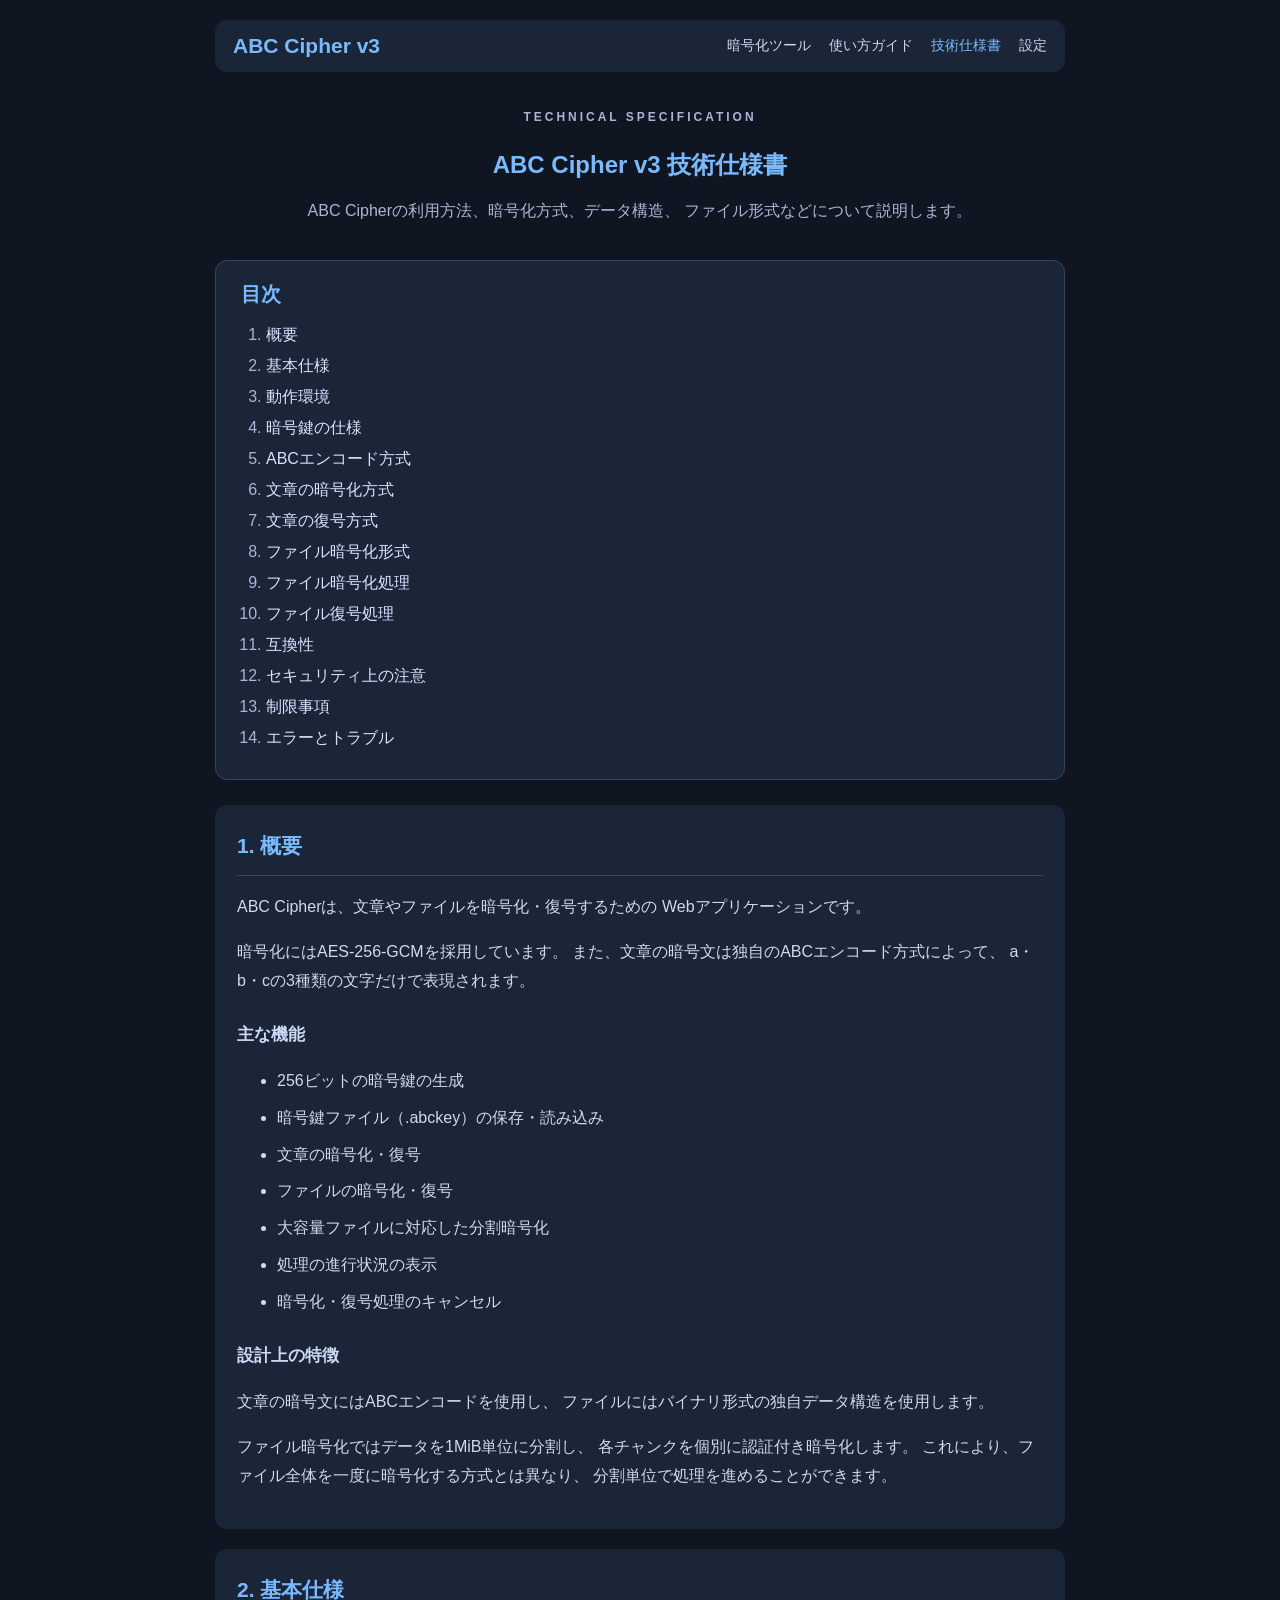
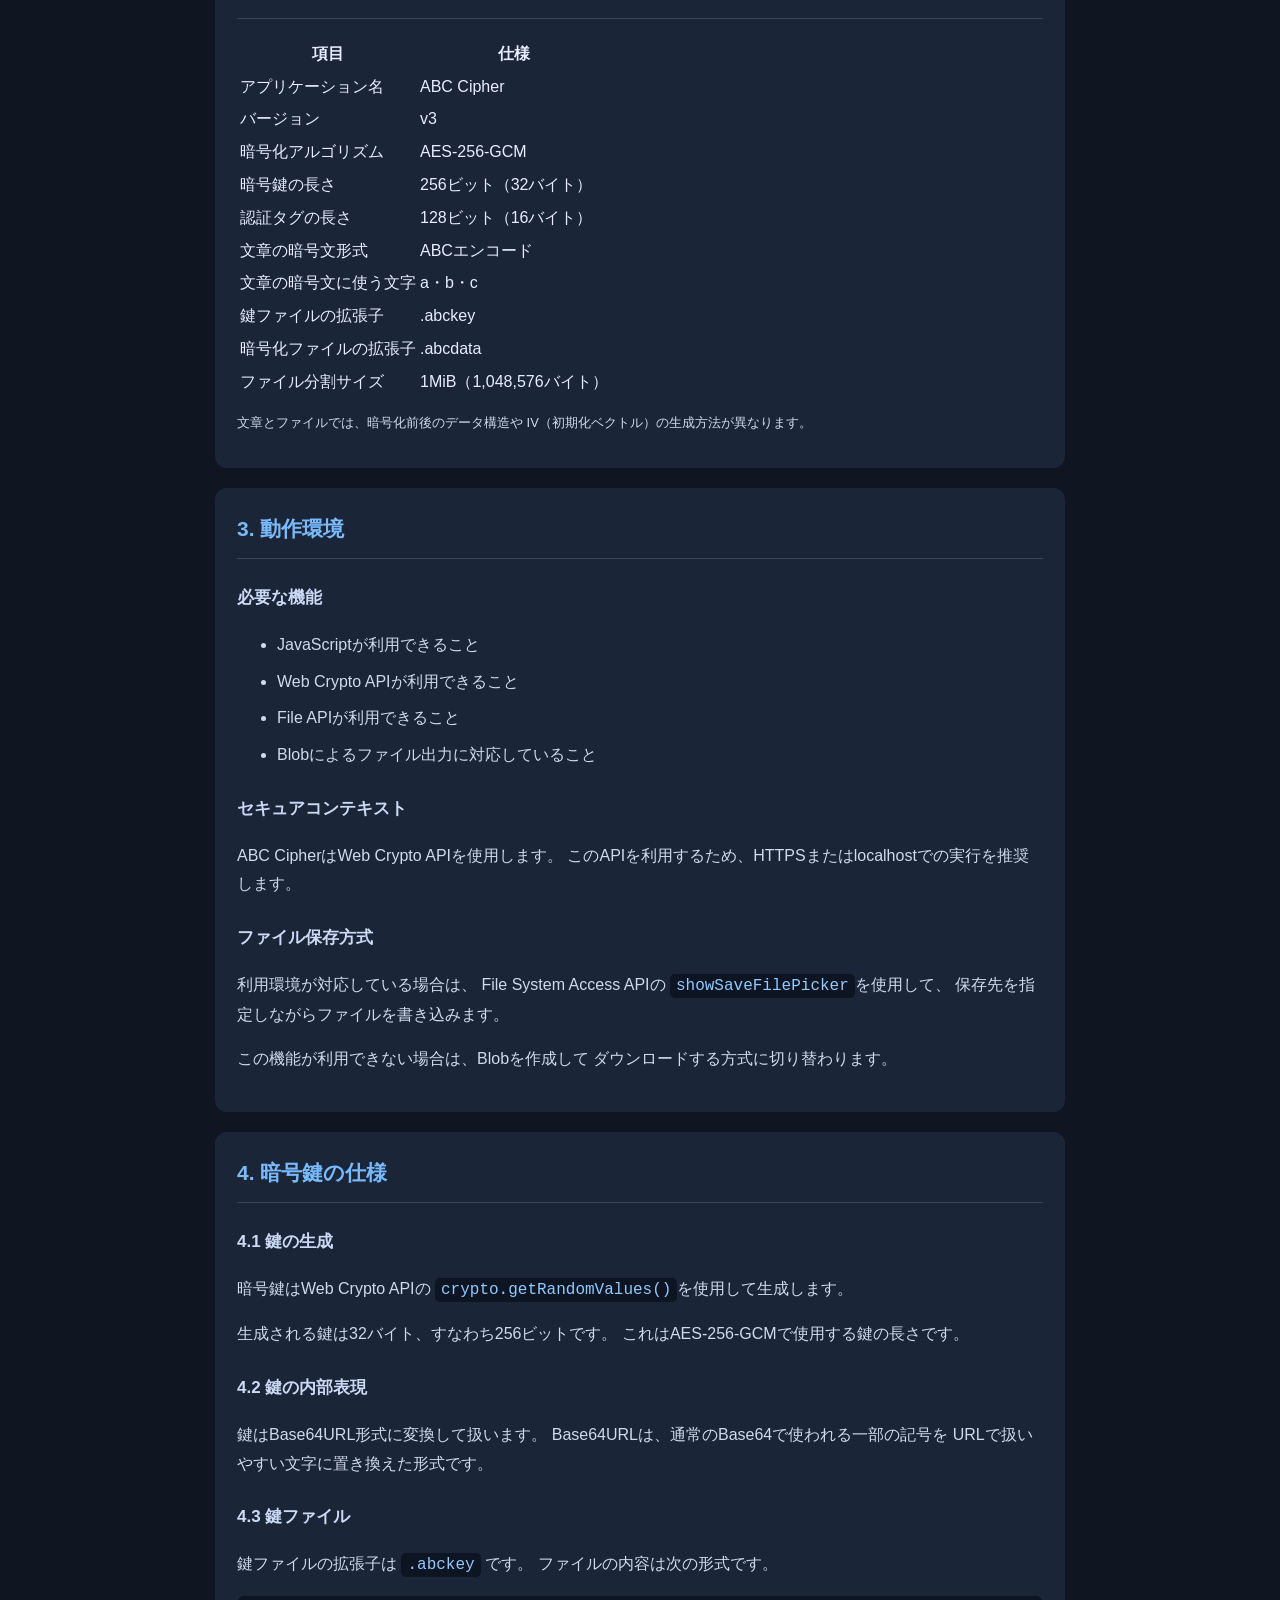
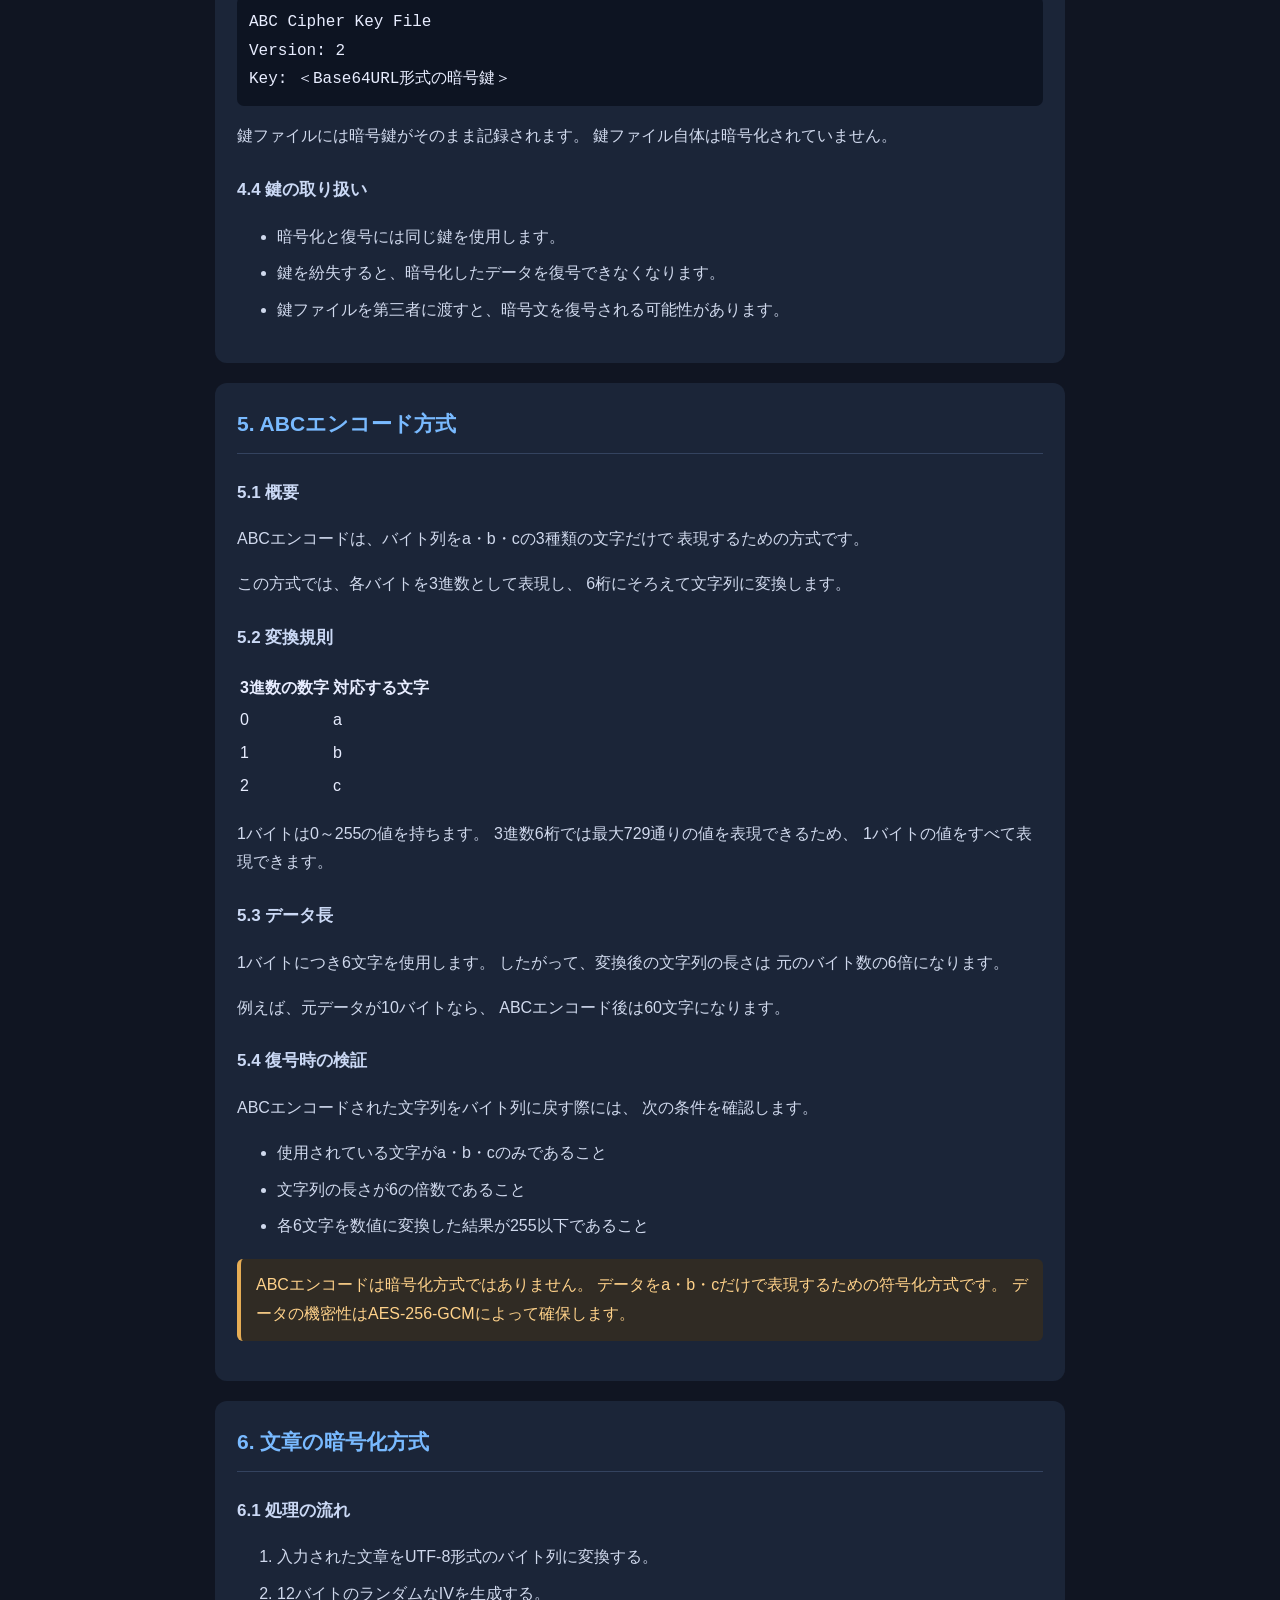
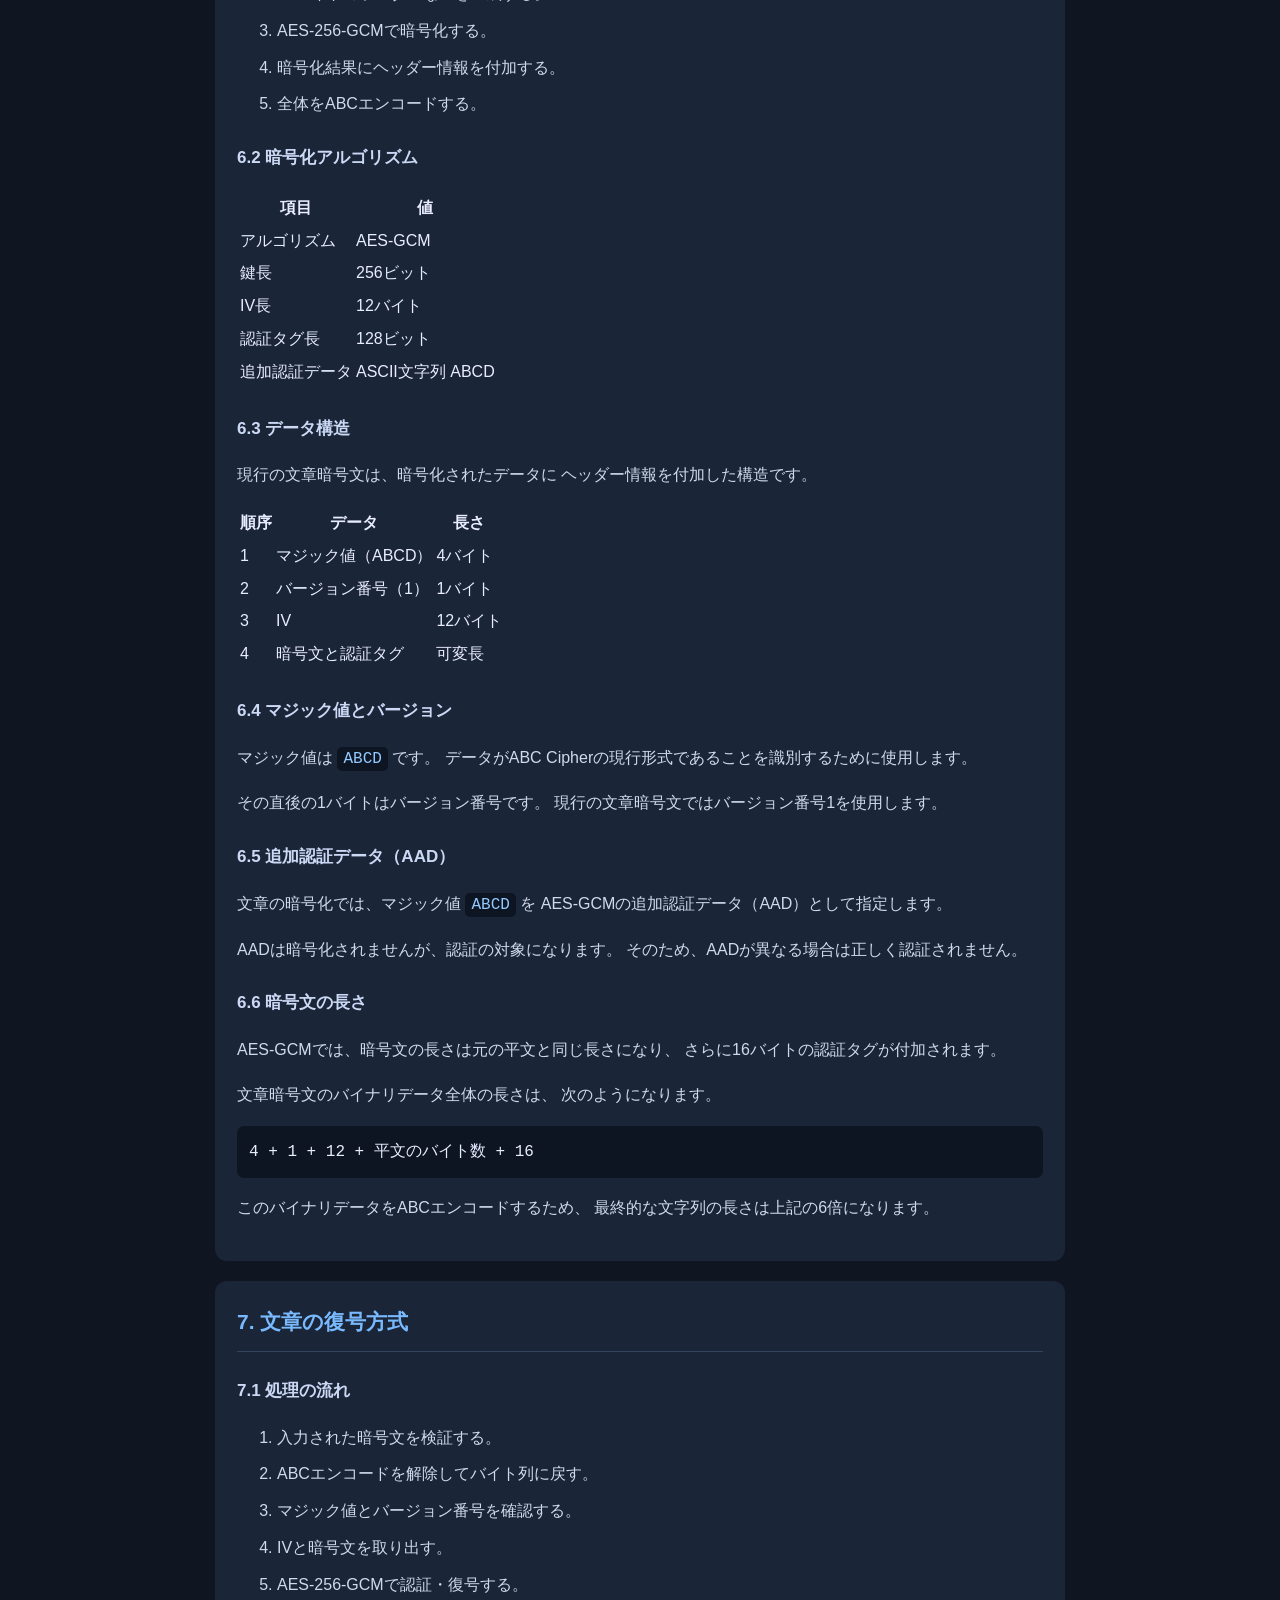
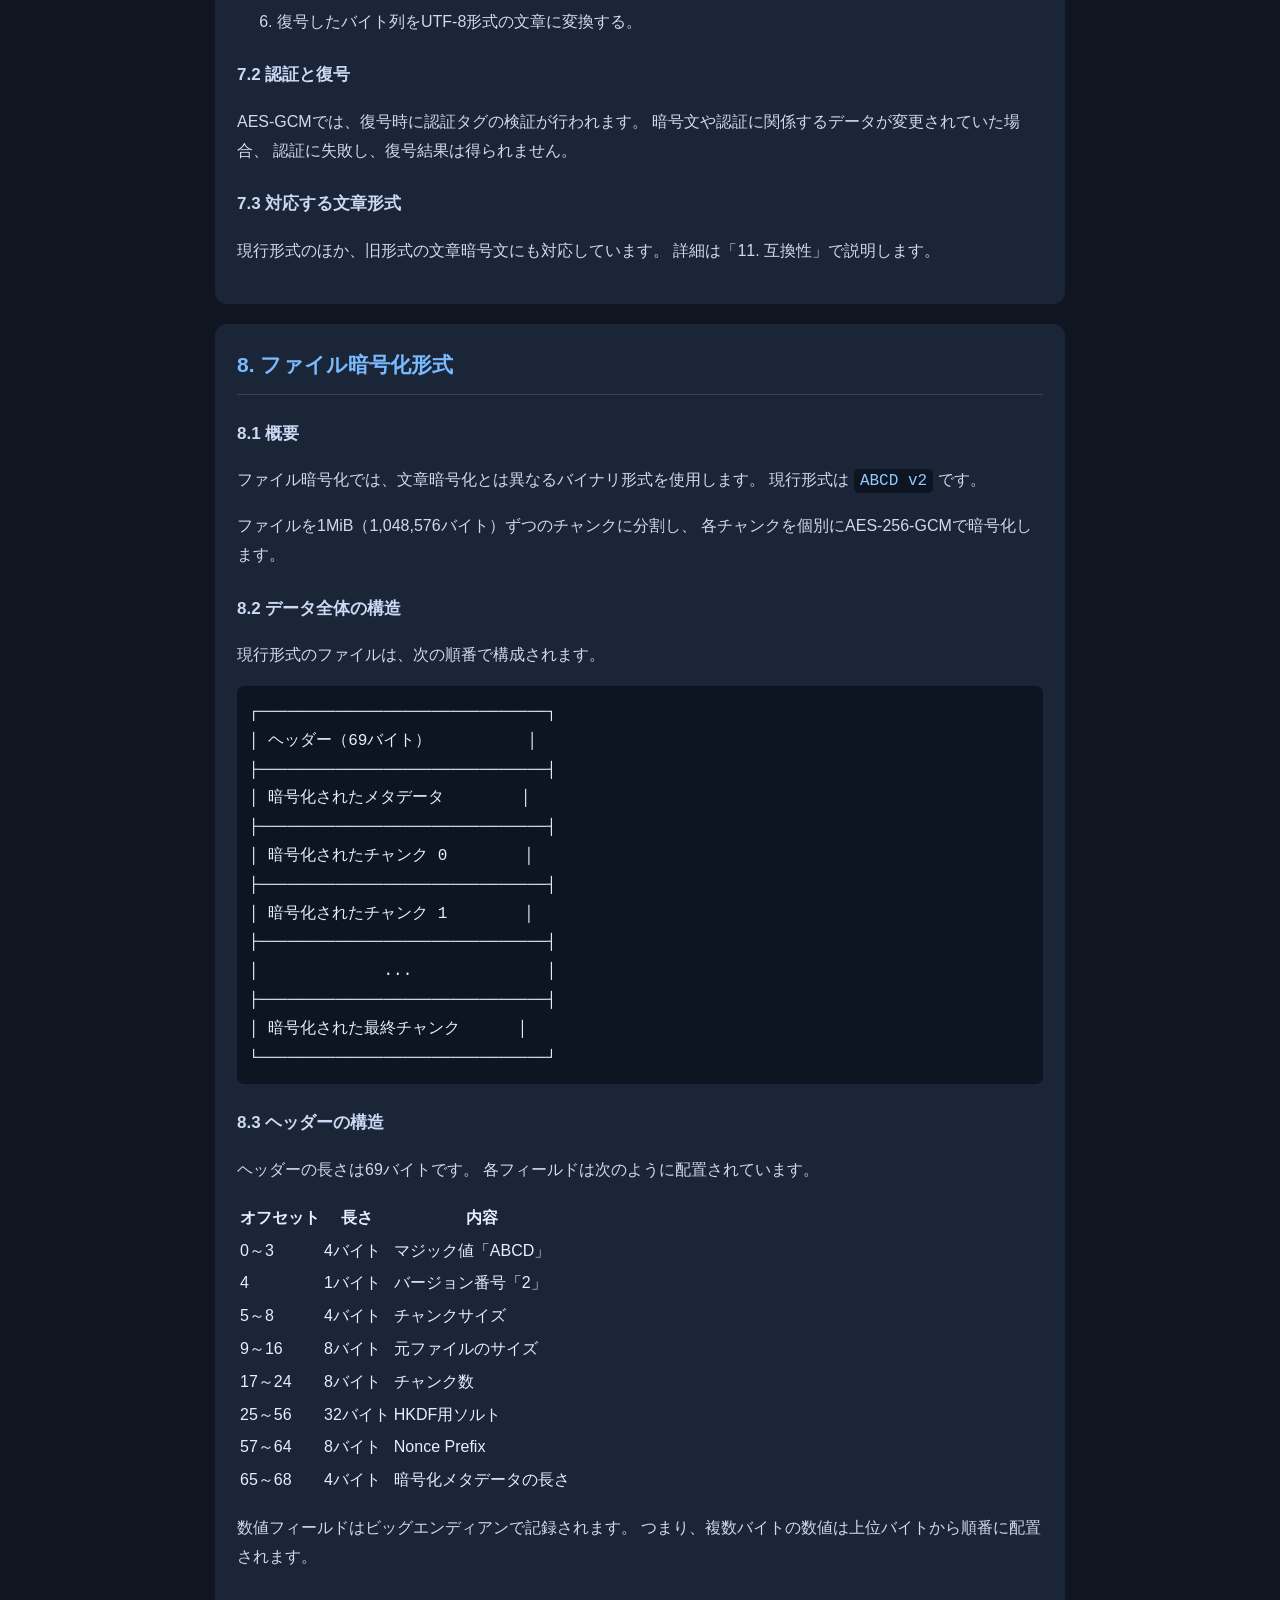
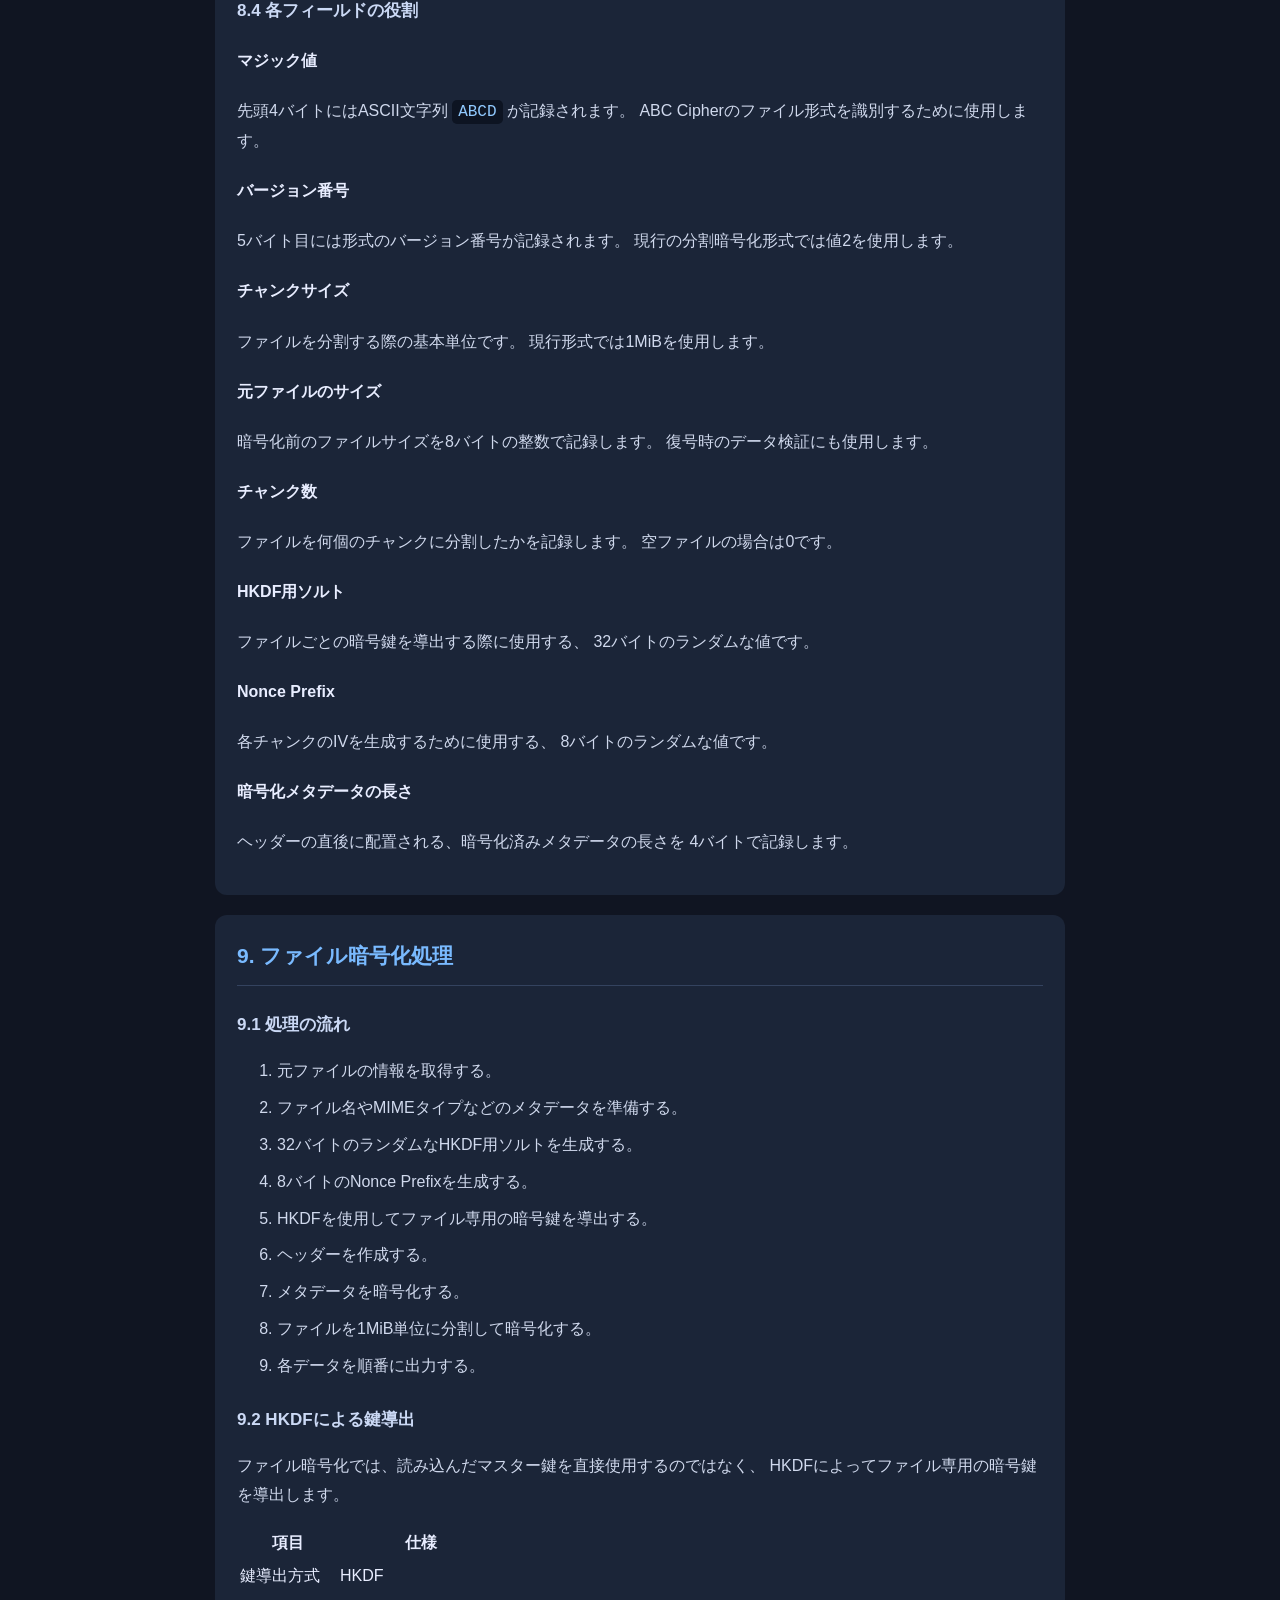
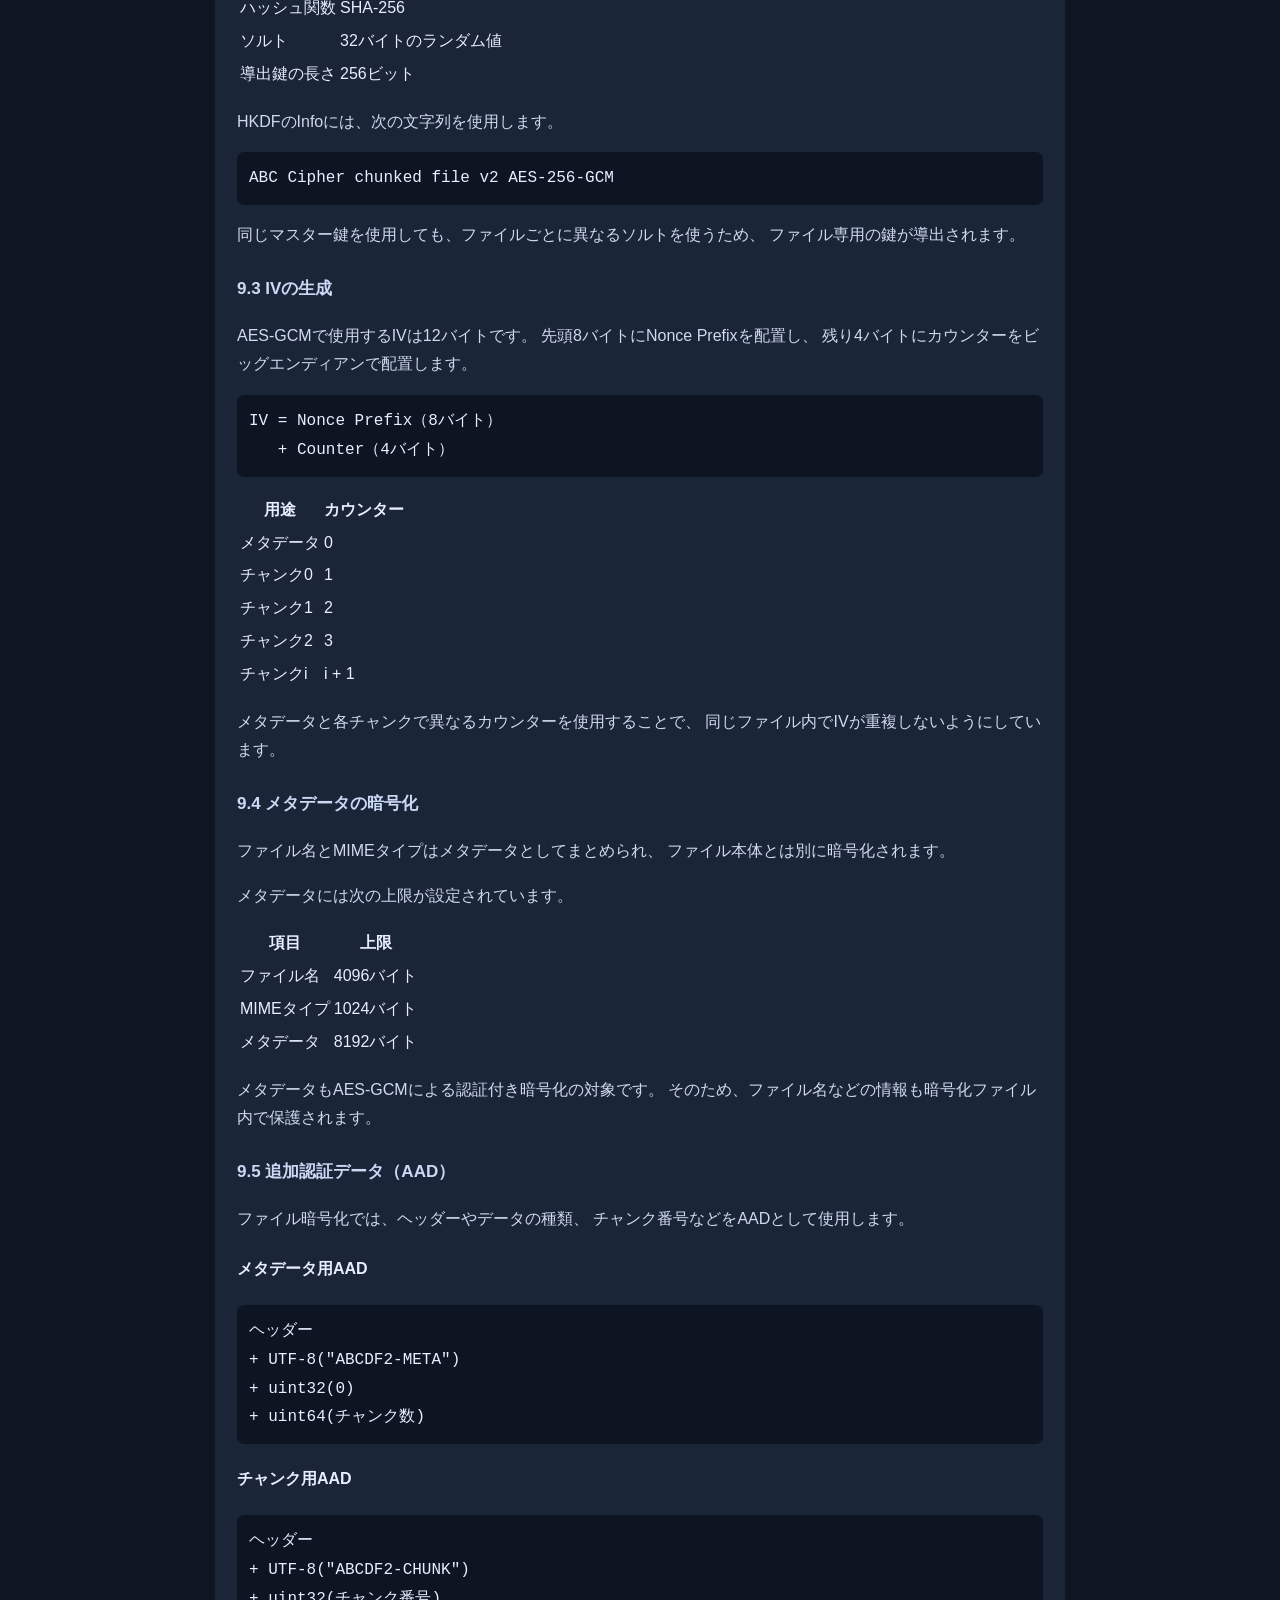
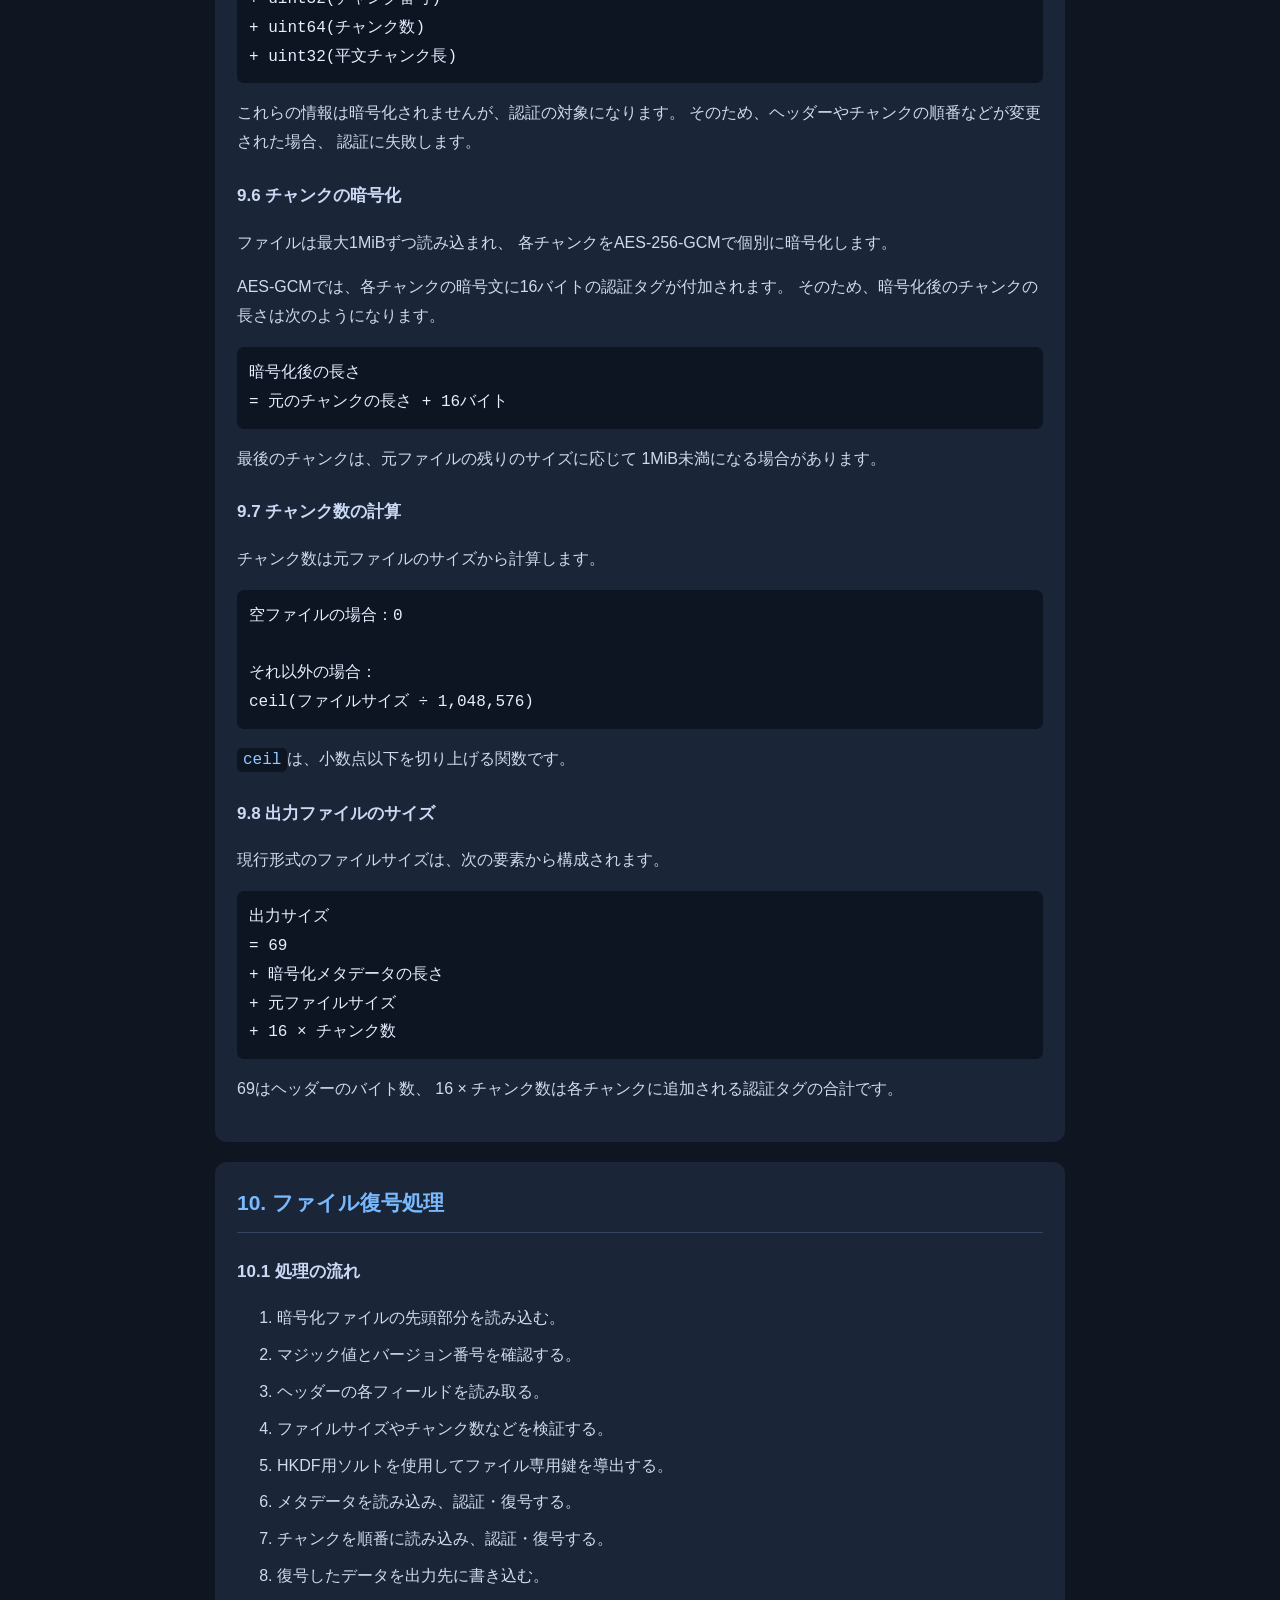
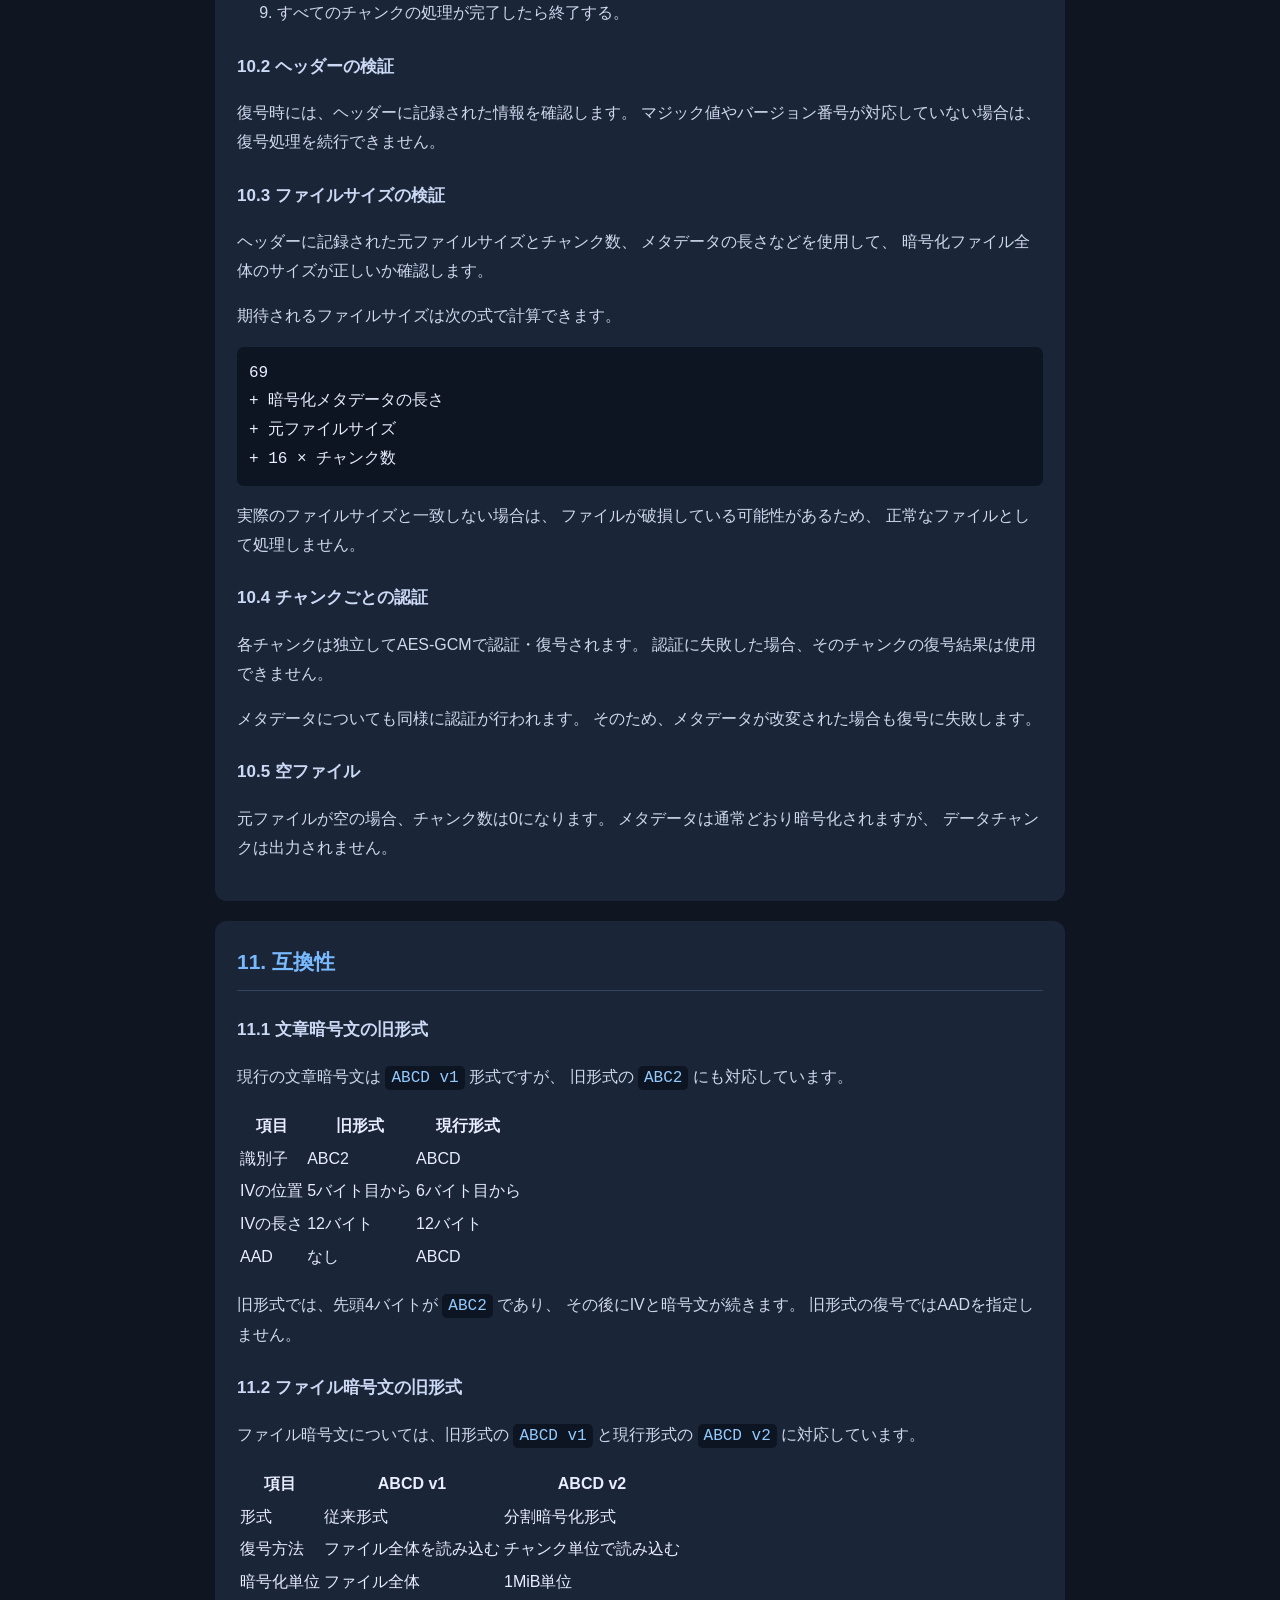
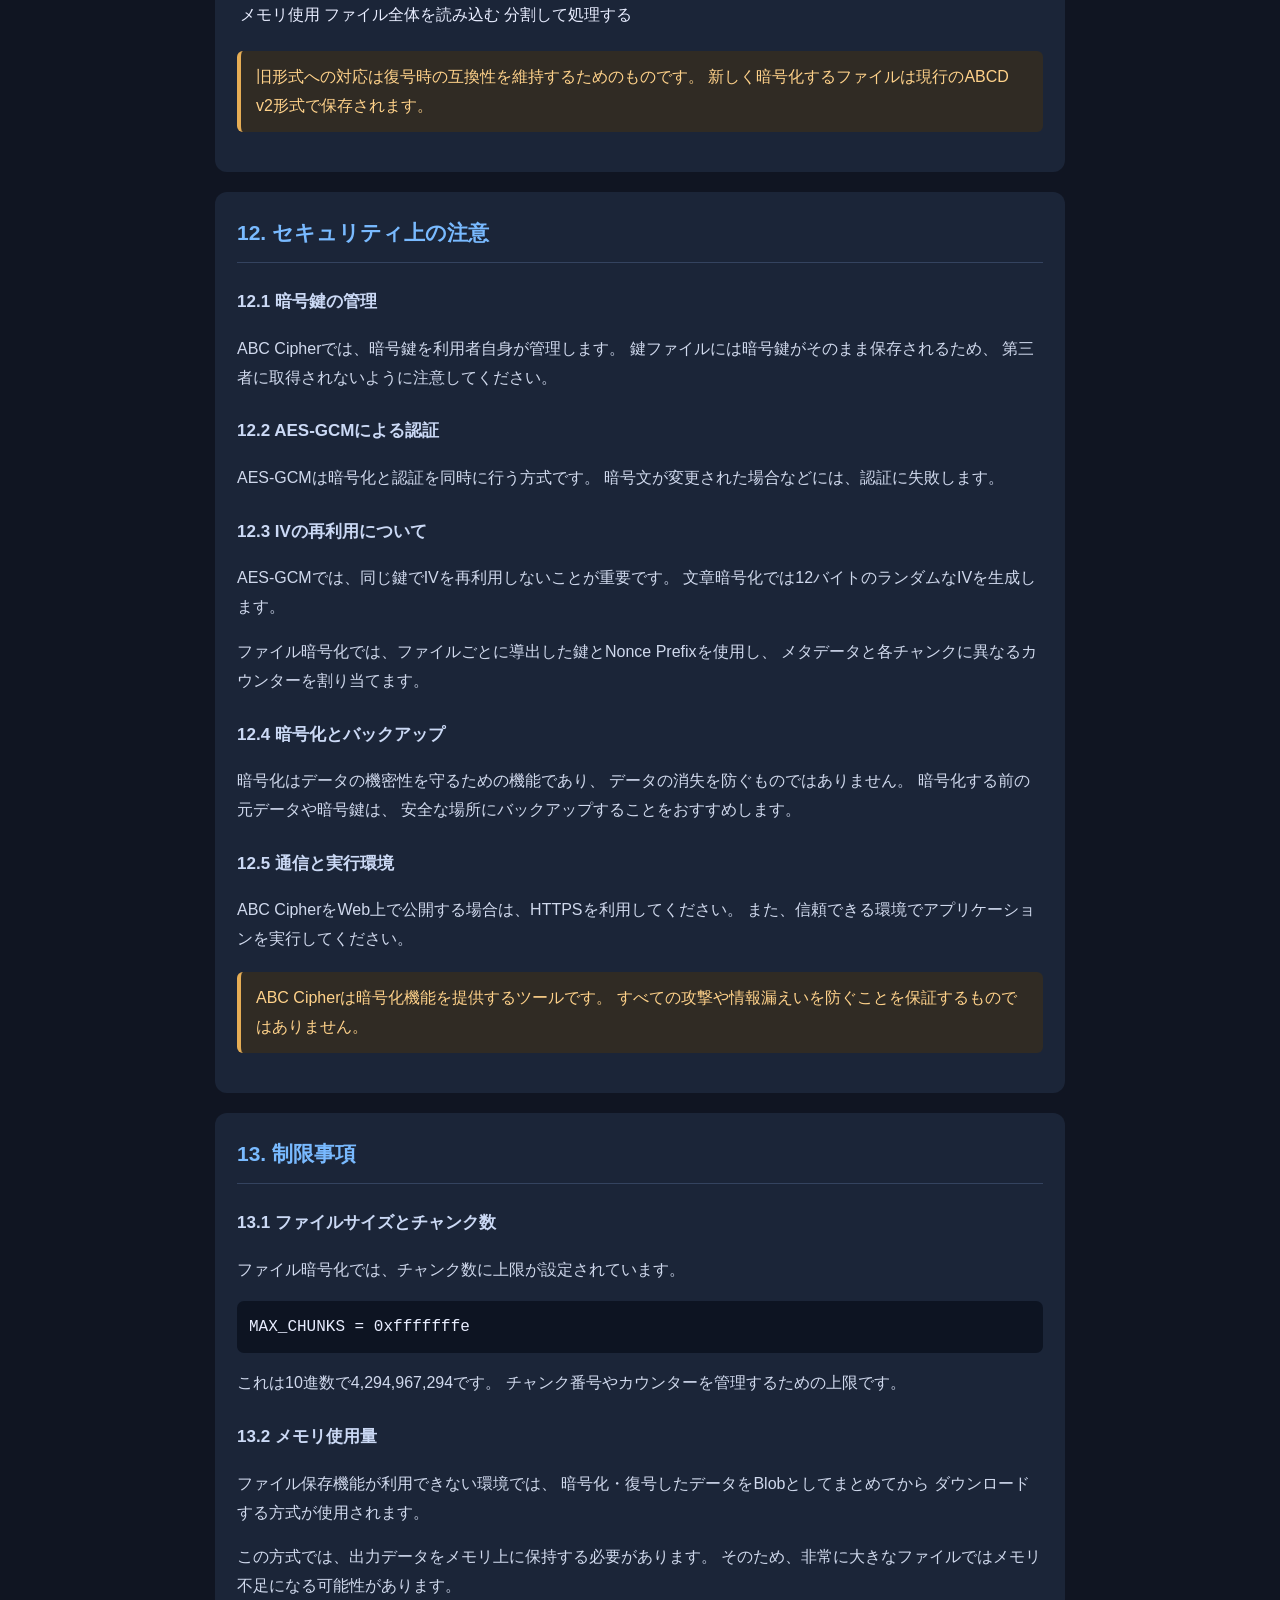
<file: specification.html>
<!DOCTYPE html>
<html lang="ja">
<head>
  <meta charset="UTF-8">
  <meta name="viewport" content="width=device-width, initial-scale=1.0">
  <meta name="description" content="ABC Cipher v3の利用方法と技術仕様を解説します。">
  <title>技術仕様書 | ABC Cipher</title>

  <link rel="stylesheet" href="style.css">
  <link rel="icon" href="icons/icon-512.png">
  <link rel="manifest" href="manifest.json">
  <script src="script.js" defer></script>
  <script src="./settings.js" defer></script>
  <script src="./update-manager.js" defer></script>
</head>

<body>
<div id="loading-indicator"
     role="progressbar"
     aria-label="ページ読み込み中"
     aria-hidden="false">
</div>
  <header>
    <div class="header-inner">
      <a href="index.html" class="site-logo">ABC Cipher v3</a>

      <nav class="main-nav" aria-label="メインメニュー">
        <a href="index.html">暗号化ツール</a>
        <a href="guide.html">使い方ガイド</a>
        <a href="specification.html" aria-current="page">技術仕様書</a>
        <a href="settings.html">設定</a>
      </nav>
    </div>
  </header>

  <main>
    <section class="page-heading">
      <p class="eyebrow">TECHNICAL SPECIFICATION</p>
      <h1>ABC Cipher v3 技術仕様書</h1>
      <p>
        ABC Cipherの利用方法、暗号化方式、データ構造、
        ファイル形式などについて説明します。
      </p>
    </section>

    <nav class="toc" aria-label="ページ内目次">
      <h2>目次</h2>
      <ol>
        <li><a href="#overview">概要</a></li>
        <li><a href="#basic-spec">基本仕様</a></li>
        <li><a href="#environment">動作環境</a></li>
        <li><a href="#key-spec">暗号鍵の仕様</a></li>
        <li><a href="#abc-encoding">ABCエンコード方式</a></li>
        <li><a href="#text-encryption">文章の暗号化方式</a></li>
        <li><a href="#text-decryption">文章の復号方式</a></li>
        <li><a href="#file-format">ファイル暗号化形式</a></li>
        <li><a href="#file-encryption">ファイル暗号化処理</a></li>
        <li><a href="#file-decryption">ファイル復号処理</a></li>
        <li><a href="#compatibility">互換性</a></li>
        <li><a href="#security">セキュリティ上の注意</a></li>
        <li><a href="#limitations">制限事項</a></li>
        <li><a href="#troubleshooting">エラーとトラブル</a></li>
      </ol>
    </nav>

    <!-- 1. 概要 -->
    <section id="overview" class="guide-section">
      <h2>1. 概要</h2>

      <p>
        ABC Cipherは、文章やファイルを暗号化・復号するための
        Webアプリケーションです。
      </p>

      <p>
        暗号化にはAES-256-GCMを採用しています。
        また、文章の暗号文は独自のABCエンコード方式によって、
        a・b・cの3種類の文字だけで表現されます。
      </p>

      <h3>主な機能</h3>
      <ul>
        <li>256ビットの暗号鍵の生成</li>
        <li>暗号鍵ファイル（.abckey）の保存・読み込み</li>
        <li>文章の暗号化・復号</li>
        <li>ファイルの暗号化・復号</li>
        <li>大容量ファイルに対応した分割暗号化</li>
        <li>処理の進行状況の表示</li>
        <li>暗号化・復号処理のキャンセル</li>
      </ul>

      <h3>設計上の特徴</h3>
      <p>
        文章の暗号文にはABCエンコードを使用し、
        ファイルにはバイナリ形式の独自データ構造を使用します。
      </p>

      <p>
        ファイル暗号化ではデータを1MiB単位に分割し、
        各チャンクを個別に認証付き暗号化します。
        これにより、ファイル全体を一度に暗号化する方式とは異なり、
        分割単位で処理を進めることができます。
      </p>
    </section>

    <!-- 2. 基本仕様 -->
    <section id="basic-spec" class="guide-section">
      <h2>2. 基本仕様</h2>

      <table>
        <thead>
          <tr>
            <th>項目</th>
            <th>仕様</th>
          </tr>
        </thead>
        <tbody>
          <tr>
            <td>アプリケーション名</td>
            <td>ABC Cipher</td>
          </tr>
          <tr>
            <td>バージョン</td>
            <td>v3</td>
          </tr>
          <tr>
            <td>暗号化アルゴリズム</td>
            <td>AES-256-GCM</td>
          </tr>
          <tr>
            <td>暗号鍵の長さ</td>
            <td>256ビット（32バイト）</td>
          </tr>
          <tr>
            <td>認証タグの長さ</td>
            <td>128ビット（16バイト）</td>
          </tr>
          <tr>
            <td>文章の暗号文形式</td>
            <td>ABCエンコード</td>
          </tr>
          <tr>
            <td>文章の暗号文に使う文字</td>
            <td>a・b・c</td>
          </tr>
          <tr>
            <td>鍵ファイルの拡張子</td>
            <td>.abckey</td>
          </tr>
          <tr>
            <td>暗号化ファイルの拡張子</td>
            <td>.abcdata</td>
          </tr>
          <tr>
            <td>ファイル分割サイズ</td>
            <td>1MiB（1,048,576バイト）</td>
          </tr>
        </tbody>
      </table>

      <p class="note">
        文章とファイルでは、暗号化前後のデータ構造や
        IV（初期化ベクトル）の生成方法が異なります。
      </p>
    </section>

    <!-- 3. 動作環境 -->
    <section id="environment" class="guide-section">
      <h2>3. 動作環境</h2>

      <h3>必要な機能</h3>
      <ul>
        <li>JavaScriptが利用できること</li>
        <li>Web Crypto APIが利用できること</li>
        <li>File APIが利用できること</li>
        <li>Blobによるファイル出力に対応していること</li>
      </ul>

      <h3>セキュアコンテキスト</h3>
      <p>
        ABC CipherはWeb Crypto APIを使用します。
        このAPIを利用するため、HTTPSまたはlocalhostでの実行を推奨します。
      </p>

      <h3>ファイル保存方式</h3>
      <p>
        利用環境が対応している場合は、
        File System Access APIの
        <code>showSaveFilePicker</code>を使用して、
        保存先を指定しながらファイルを書き込みます。
      </p>

      <p>
        この機能が利用できない場合は、Blobを作成して
        ダウンロードする方式に切り替わります。
      </p>
    </section>

    <!-- 4. 暗号鍵 -->
    <section id="key-spec" class="guide-section">
      <h2>4. 暗号鍵の仕様</h2>

      <h3>4.1 鍵の生成</h3>
      <p>
        暗号鍵はWeb Crypto APIの
        <code>crypto.getRandomValues()</code>を使用して生成します。
      </p>

      <p>
        生成される鍵は32バイト、すなわち256ビットです。
        これはAES-256-GCMで使用する鍵の長さです。
      </p>

      <h3>4.2 鍵の内部表現</h3>
      <p>
        鍵はBase64URL形式に変換して扱います。
        Base64URLは、通常のBase64で使われる一部の記号を
        URLで扱いやすい文字に置き換えた形式です。
      </p>

      <h3>4.3 鍵ファイル</h3>
      <p>
        鍵ファイルの拡張子は <code>.abckey</code> です。
        ファイルの内容は次の形式です。
      </p>

      <pre class="result">ABC Cipher Key File
Version: 2
Key: ＜Base64URL形式の暗号鍵＞</pre>

      <p>
        鍵ファイルには暗号鍵がそのまま記録されます。
        鍵ファイル自体は暗号化されていません。
      </p>

      <h3>4.4 鍵の取り扱い</h3>
      <ul>
        <li>暗号化と復号には同じ鍵を使用します。</li>
        <li>鍵を紛失すると、暗号化したデータを復号できなくなります。</li>
        <li>鍵ファイルを第三者に渡すと、暗号文を復号される可能性があります。</li>
      </ul>
    </section>

    <!-- 5. ABCエンコード -->
    <section id="abc-encoding" class="guide-section">
      <h2>5. ABCエンコード方式</h2>

      <h3>5.1 概要</h3>
      <p>
        ABCエンコードは、バイト列をa・b・cの3種類の文字だけで
        表現するための方式です。
      </p>

      <p>
        この方式では、各バイトを3進数として表現し、
        6桁にそろえて文字列に変換します。
      </p>

      <h3>5.2 変換規則</h3>
      <table>
        <thead>
          <tr>
            <th>3進数の数字</th>
            <th>対応する文字</th>
          </tr>
        </thead>
        <tbody>
          <tr>
            <td>0</td>
            <td>a</td>
          </tr>
          <tr>
            <td>1</td>
            <td>b</td>
          </tr>
          <tr>
            <td>2</td>
            <td>c</td>
          </tr>
        </tbody>
      </table>

      <p>
        1バイトは0～255の値を持ちます。
        3進数6桁では最大729通りの値を表現できるため、
        1バイトの値をすべて表現できます。
      </p>

      <h3>5.3 データ長</h3>
      <p>
        1バイトにつき6文字を使用します。
        したがって、変換後の文字列の長さは
        元のバイト数の6倍になります。
      </p>

      <p>
        例えば、元データが10バイトなら、
        ABCエンコード後は60文字になります。
      </p>

      <h3>5.4 復号時の検証</h3>
      <p>
        ABCエンコードされた文字列をバイト列に戻す際には、
        次の条件を確認します。
      </p>

      <ul>
        <li>使用されている文字がa・b・cのみであること</li>
        <li>文字列の長さが6の倍数であること</li>
        <li>各6文字を数値に変換した結果が255以下であること</li>
      </ul>

      <p class="notice">
        ABCエンコードは暗号化方式ではありません。
        データをa・b・cだけで表現するための符号化方式です。
        データの機密性はAES-256-GCMによって確保します。
      </p>
    </section>

    <!-- 6. 文章の暗号化 -->
    <section id="text-encryption" class="guide-section">
      <h2>6. 文章の暗号化方式</h2>

      <h3>6.1 処理の流れ</h3>
      <ol>
        <li>入力された文章をUTF-8形式のバイト列に変換する。</li>
        <li>12バイトのランダムなIVを生成する。</li>
        <li>AES-256-GCMで暗号化する。</li>
        <li>暗号化結果にヘッダー情報を付加する。</li>
        <li>全体をABCエンコードする。</li>
      </ol>

      <h3>6.2 暗号化アルゴリズム</h3>
      <table>
        <tbody>
          <tr>
            <th>項目</th>
            <th>値</th>
          </tr>
          <tr>
            <td>アルゴリズム</td>
            <td>AES-GCM</td>
          </tr>
          <tr>
            <td>鍵長</td>
            <td>256ビット</td>
          </tr>
          <tr>
            <td>IV長</td>
            <td>12バイト</td>
          </tr>
          <tr>
            <td>認証タグ長</td>
            <td>128ビット</td>
          </tr>
          <tr>
            <td>追加認証データ</td>
            <td>ASCII文字列 ABCD</td>
          </tr>
        </tbody>
      </table>

      <h3>6.3 データ構造</h3>
      <p>
        現行の文章暗号文は、暗号化されたデータに
        ヘッダー情報を付加した構造です。
      </p>

      <table>
        <thead>
          <tr>
            <th>順序</th>
            <th>データ</th>
            <th>長さ</th>
          </tr>
        </thead>
        <tbody>
          <tr>
            <td>1</td>
            <td>マジック値（ABCD）</td>
            <td>4バイト</td>
          </tr>
          <tr>
            <td>2</td>
            <td>バージョン番号（1）</td>
            <td>1バイト</td>
          </tr>
          <tr>
            <td>3</td>
            <td>IV</td>
            <td>12バイト</td>
          </tr>
          <tr>
            <td>4</td>
            <td>暗号文と認証タグ</td>
            <td>可変長</td>
          </tr>
        </tbody>
      </table>

      <h3>6.4 マジック値とバージョン</h3>
      <p>
        マジック値は <code>ABCD</code> です。
        データがABC Cipherの現行形式であることを識別するために使用します。
      </p>

      <p>
        その直後の1バイトはバージョン番号です。
        現行の文章暗号文ではバージョン番号1を使用します。
      </p>

      <h3>6.5 追加認証データ（AAD）</h3>
      <p>
        文章の暗号化では、マジック値 <code>ABCD</code> を
        AES-GCMの追加認証データ（AAD）として指定します。
      </p>

      <p>
        AADは暗号化されませんが、認証の対象になります。
        そのため、AADが異なる場合は正しく認証されません。
      </p>

      <h3>6.6 暗号文の長さ</h3>
      <p>
        AES-GCMでは、暗号文の長さは元の平文と同じ長さになり、
        さらに16バイトの認証タグが付加されます。
      </p>

      <p>
        文章暗号文のバイナリデータ全体の長さは、
        次のようになります。
      </p>

      <pre class="result">4 + 1 + 12 + 平文のバイト数 + 16</pre>

      <p>
        このバイナリデータをABCエンコードするため、
        最終的な文字列の長さは上記の6倍になります。
      </p>
    </section>

    <!-- 7. 文章の復号 -->
    <section id="text-decryption" class="guide-section">
      <h2>7. 文章の復号方式</h2>

      <h3>7.1 処理の流れ</h3>
      <ol>
        <li>入力された暗号文を検証する。</li>
        <li>ABCエンコードを解除してバイト列に戻す。</li>
        <li>マジック値とバージョン番号を確認する。</li>
        <li>IVと暗号文を取り出す。</li>
        <li>AES-256-GCMで認証・復号する。</li>
        <li>復号したバイト列をUTF-8形式の文章に変換する。</li>
      </ol>

      <h3>7.2 認証と復号</h3>
      <p>
        AES-GCMでは、復号時に認証タグの検証が行われます。
        暗号文や認証に関係するデータが変更されていた場合、
        認証に失敗し、復号結果は得られません。
      </p>

      <h3>7.3 対応する文章形式</h3>
      <p>
        現行形式のほか、旧形式の文章暗号文にも対応しています。
        詳細は「11. 互換性」で説明します。
      </p>
    </section>

    <!-- 第2部はここから追加 -->
    <!-- 次回、ファイル暗号化形式以降を追加する -->

    
    <!-- 8. ファイル暗号化形式 -->
    <section id="file-format" class="guide-section">
      <h2>8. ファイル暗号化形式</h2>

      <h3>8.1 概要</h3>
      <p>
        ファイル暗号化では、文章暗号化とは異なるバイナリ形式を使用します。
        現行形式は <code>ABCD v2</code> です。
      </p>

      <p>
        ファイルを1MiB（1,048,576バイト）ずつのチャンクに分割し、
        各チャンクを個別にAES-256-GCMで暗号化します。
      </p>

      <h3>8.2 データ全体の構造</h3>
      <p>
        現行形式のファイルは、次の順番で構成されます。
      </p>

      <pre class="result">┌──────────────────────────────┐
│ ヘッダー（69バイト）          │
├──────────────────────────────┤
│ 暗号化されたメタデータ        │
├──────────────────────────────┤
│ 暗号化されたチャンク 0        │
├──────────────────────────────┤
│ 暗号化されたチャンク 1        │
├──────────────────────────────┤
│             ...              │
├──────────────────────────────┤
│ 暗号化された最終チャンク      │
└──────────────────────────────┘</pre>

      <h3>8.3 ヘッダーの構造</h3>
      <p>
        ヘッダーの長さは69バイトです。
        各フィールドは次のように配置されています。
      </p>

      <table>
        <thead>
          <tr>
            <th>オフセット</th>
            <th>長さ</th>
            <th>内容</th>
          </tr>
        </thead>
        <tbody>
          <tr>
            <td>0～3</td>
            <td>4バイト</td>
            <td>マジック値「ABCD」</td>
          </tr>
          <tr>
            <td>4</td>
            <td>1バイト</td>
            <td>バージョン番号「2」</td>
          </tr>
          <tr>
            <td>5～8</td>
            <td>4バイト</td>
            <td>チャンクサイズ</td>
          </tr>
          <tr>
            <td>9～16</td>
            <td>8バイト</td>
            <td>元ファイルのサイズ</td>
          </tr>
          <tr>
            <td>17～24</td>
            <td>8バイト</td>
            <td>チャンク数</td>
          </tr>
          <tr>
            <td>25～56</td>
            <td>32バイト</td>
            <td>HKDF用ソルト</td>
          </tr>
          <tr>
            <td>57～64</td>
            <td>8バイト</td>
            <td>Nonce Prefix</td>
          </tr>
          <tr>
            <td>65～68</td>
            <td>4バイト</td>
            <td>暗号化メタデータの長さ</td>
          </tr>
        </tbody>
      </table>

      <p>
        数値フィールドはビッグエンディアンで記録されます。
        つまり、複数バイトの数値は上位バイトから順番に配置されます。
      </p>

      <h3>8.4 各フィールドの役割</h3>

      <h4>マジック値</h4>
      <p>
        先頭4バイトにはASCII文字列 <code>ABCD</code> が記録されます。
        ABC Cipherのファイル形式を識別するために使用します。
      </p>

      <h4>バージョン番号</h4>
      <p>
        5バイト目には形式のバージョン番号が記録されます。
        現行の分割暗号化形式では値2を使用します。
      </p>

      <h4>チャンクサイズ</h4>
      <p>
        ファイルを分割する際の基本単位です。
        現行形式では1MiBを使用します。
      </p>

      <h4>元ファイルのサイズ</h4>
      <p>
        暗号化前のファイルサイズを8バイトの整数で記録します。
        復号時のデータ検証にも使用します。
      </p>

      <h4>チャンク数</h4>
      <p>
        ファイルを何個のチャンクに分割したかを記録します。
        空ファイルの場合は0です。
      </p>

      <h4>HKDF用ソルト</h4>
      <p>
        ファイルごとの暗号鍵を導出する際に使用する、
        32バイトのランダムな値です。
      </p>

      <h4>Nonce Prefix</h4>
      <p>
        各チャンクのIVを生成するために使用する、
        8バイトのランダムな値です。
      </p>

      <h4>暗号化メタデータの長さ</h4>
      <p>
        ヘッダーの直後に配置される、暗号化済みメタデータの長さを
        4バイトで記録します。
      </p>
    </section>


    <!-- 9. ファイル暗号化処理 -->
    <section id="file-encryption" class="guide-section">
      <h2>9. ファイル暗号化処理</h2>

      <h3>9.1 処理の流れ</h3>
      <ol>
        <li>元ファイルの情報を取得する。</li>
        <li>ファイル名やMIMEタイプなどのメタデータを準備する。</li>
        <li>32バイトのランダムなHKDF用ソルトを生成する。</li>
        <li>8バイトのNonce Prefixを生成する。</li>
        <li>HKDFを使用してファイル専用の暗号鍵を導出する。</li>
        <li>ヘッダーを作成する。</li>
        <li>メタデータを暗号化する。</li>
        <li>ファイルを1MiB単位に分割して暗号化する。</li>
        <li>各データを順番に出力する。</li>
      </ol>

      <h3>9.2 HKDFによる鍵導出</h3>
      <p>
        ファイル暗号化では、読み込んだマスター鍵を直接使用するのではなく、
        HKDFによってファイル専用の暗号鍵を導出します。
      </p>

      <table>
        <tbody>
          <tr>
            <th>項目</th>
            <th>仕様</th>
          </tr>
          <tr>
            <td>鍵導出方式</td>
            <td>HKDF</td>
          </tr>
          <tr>
            <td>ハッシュ関数</td>
            <td>SHA-256</td>
          </tr>
          <tr>
            <td>ソルト</td>
            <td>32バイトのランダム値</td>
          </tr>
          <tr>
            <td>導出鍵の長さ</td>
            <td>256ビット</td>
          </tr>
        </tbody>
      </table>

      <p>
        HKDFのInfoには、次の文字列を使用します。
      </p>

      <pre class="result">ABC Cipher chunked file v2 AES-256-GCM</pre>

      <p>
        同じマスター鍵を使用しても、ファイルごとに異なるソルトを使うため、
        ファイル専用の鍵が導出されます。
      </p>

      <h3>9.3 IVの生成</h3>
      <p>
        AES-GCMで使用するIVは12バイトです。
        先頭8バイトにNonce Prefixを配置し、
        残り4バイトにカウンターをビッグエンディアンで配置します。
      </p>

      <pre class="result">IV = Nonce Prefix（8バイト）
   + Counter（4バイト）</pre>

      <table>
        <thead>
          <tr>
            <th>用途</th>
            <th>カウンター</th>
          </tr>
        </thead>
        <tbody>
          <tr>
            <td>メタデータ</td>
            <td>0</td>
          </tr>
          <tr>
            <td>チャンク0</td>
            <td>1</td>
          </tr>
          <tr>
            <td>チャンク1</td>
            <td>2</td>
          </tr>
          <tr>
            <td>チャンク2</td>
            <td>3</td>
          </tr>
          <tr>
            <td>チャンクi</td>
            <td>i + 1</td>
          </tr>
        </tbody>
      </table>

      <p>
        メタデータと各チャンクで異なるカウンターを使用することで、
        同じファイル内でIVが重複しないようにしています。
      </p>

      <h3>9.4 メタデータの暗号化</h3>
      <p>
        ファイル名とMIMEタイプはメタデータとしてまとめられ、
        ファイル本体とは別に暗号化されます。
      </p>

      <p>
        メタデータには次の上限が設定されています。
      </p>

      <table>
        <tbody>
          <tr>
            <th>項目</th>
            <th>上限</th>
          </tr>
          <tr>
            <td>ファイル名</td>
            <td>4096バイト</td>
          </tr>
          <tr>
            <td>MIMEタイプ</td>
            <td>1024バイト</td>
          </tr>
          <tr>
            <td>メタデータ</td>
            <td>8192バイト</td>
          </tr>
        </tbody>
      </table>

      <p>
        メタデータもAES-GCMによる認証付き暗号化の対象です。
        そのため、ファイル名などの情報も暗号化ファイル内で保護されます。
      </p>

      <h3>9.5 追加認証データ（AAD）</h3>
      <p>
        ファイル暗号化では、ヘッダーやデータの種類、
        チャンク番号などをAADとして使用します。
      </p>

      <h4>メタデータ用AAD</h4>
      <pre class="result">ヘッダー
+ UTF-8("ABCDF2-META")
+ uint32(0)
+ uint64(チャンク数)</pre>

      <h4>チャンク用AAD</h4>
      <pre class="result">ヘッダー
+ UTF-8("ABCDF2-CHUNK")
+ uint32(チャンク番号)
+ uint64(チャンク数)
+ uint32(平文チャンク長)</pre>

      <p>
        これらの情報は暗号化されませんが、認証の対象になります。
        そのため、ヘッダーやチャンクの順番などが変更された場合、
        認証に失敗します。
      </p>

      <h3>9.6 チャンクの暗号化</h3>
      <p>
        ファイルは最大1MiBずつ読み込まれ、
        各チャンクをAES-256-GCMで個別に暗号化します。
      </p>

      <p>
        AES-GCMでは、各チャンクの暗号文に16バイトの認証タグが付加されます。
        そのため、暗号化後のチャンクの長さは次のようになります。
      </p>

      <pre class="result">暗号化後の長さ
= 元のチャンクの長さ + 16バイト</pre>

      <p>
        最後のチャンクは、元ファイルの残りのサイズに応じて
        1MiB未満になる場合があります。
      </p>

      <h3>9.7 チャンク数の計算</h3>
      <p>
        チャンク数は元ファイルのサイズから計算します。
      </p>

      <pre class="result">空ファイルの場合：0

それ以外の場合：
ceil(ファイルサイズ ÷ 1,048,576)</pre>

      <p>
        <code>ceil</code>は、小数点以下を切り上げる関数です。
      </p>

      <h3>9.8 出力ファイルのサイズ</h3>
      <p>
        現行形式のファイルサイズは、次の要素から構成されます。
      </p>

      <pre class="result">出力サイズ
= 69
+ 暗号化メタデータの長さ
+ 元ファイルサイズ
+ 16 × チャンク数</pre>

      <p>
        69はヘッダーのバイト数、
        16 × チャンク数は各チャンクに追加される認証タグの合計です。
      </p>
    </section>


    <!-- 10. ファイル復号処理 -->
    <section id="file-decryption" class="guide-section">
      <h2>10. ファイル復号処理</h2>

      <h3>10.1 処理の流れ</h3>
      <ol>
        <li>暗号化ファイルの先頭部分を読み込む。</li>
        <li>マジック値とバージョン番号を確認する。</li>
        <li>ヘッダーの各フィールドを読み取る。</li>
        <li>ファイルサイズやチャンク数などを検証する。</li>
        <li>HKDF用ソルトを使用してファイル専用鍵を導出する。</li>
        <li>メタデータを読み込み、認証・復号する。</li>
        <li>チャンクを順番に読み込み、認証・復号する。</li>
        <li>復号したデータを出力先に書き込む。</li>
        <li>すべてのチャンクの処理が完了したら終了する。</li>
      </ol>

      <h3>10.2 ヘッダーの検証</h3>
      <p>
        復号時には、ヘッダーに記録された情報を確認します。
        マジック値やバージョン番号が対応していない場合は、
        復号処理を続行できません。
      </p>

      <h3>10.3 ファイルサイズの検証</h3>
      <p>
        ヘッダーに記録された元ファイルサイズとチャンク数、
        メタデータの長さなどを使用して、
        暗号化ファイル全体のサイズが正しいか確認します。
      </p>

      <p>
        期待されるファイルサイズは次の式で計算できます。
      </p>

      <pre class="result">69
+ 暗号化メタデータの長さ
+ 元ファイルサイズ
+ 16 × チャンク数</pre>

      <p>
        実際のファイルサイズと一致しない場合は、
        ファイルが破損している可能性があるため、
        正常なファイルとして処理しません。
      </p>

      <h3>10.4 チャンクごとの認証</h3>
      <p>
        各チャンクは独立してAES-GCMで認証・復号されます。
        認証に失敗した場合、そのチャンクの復号結果は使用できません。
      </p>

      <p>
        メタデータについても同様に認証が行われます。
        そのため、メタデータが改変された場合も復号に失敗します。
      </p>

      <h3>10.5 空ファイル</h3>
      <p>
        元ファイルが空の場合、チャンク数は0になります。
        メタデータは通常どおり暗号化されますが、
        データチャンクは出力されません。
      </p>
    </section>


    <!-- 11. 互換性 -->
    <section id="compatibility" class="guide-section">
      <h2>11. 互換性</h2>

      <h3>11.1 文章暗号文の旧形式</h3>
      <p>
        現行の文章暗号文は <code>ABCD v1</code> 形式ですが、
        旧形式の <code>ABC2</code> にも対応しています。
      </p>

      <table>
        <thead>
          <tr>
            <th>項目</th>
            <th>旧形式</th>
            <th>現行形式</th>
          </tr>
        </thead>
        <tbody>
          <tr>
            <td>識別子</td>
            <td>ABC2</td>
            <td>ABCD</td>
          </tr>
          <tr>
            <td>IVの位置</td>
            <td>5バイト目から</td>
            <td>6バイト目から</td>
          </tr>
          <tr>
            <td>IVの長さ</td>
            <td>12バイト</td>
            <td>12バイト</td>
          </tr>
          <tr>
            <td>AAD</td>
            <td>なし</td>
            <td>ABCD</td>
          </tr>
        </tbody>
      </table>

      <p>
        旧形式では、先頭4バイトが <code>ABC2</code> であり、
        その後にIVと暗号文が続きます。
        旧形式の復号ではAADを指定しません。
      </p>

      <h3>11.2 ファイル暗号文の旧形式</h3>
      <p>
        ファイル暗号文については、旧形式の
        <code>ABCD v1</code> と現行形式の
        <code>ABCD v2</code> に対応しています。
      </p>

      <table>
        <thead>
          <tr>
            <th>項目</th>
            <th>ABCD v1</th>
            <th>ABCD v2</th>
          </tr>
        </thead>
        <tbody>
          <tr>
            <td>形式</td>
            <td>従来形式</td>
            <td>分割暗号化形式</td>
          </tr>
          <tr>
            <td>復号方法</td>
            <td>ファイル全体を読み込む</td>
            <td>チャンク単位で読み込む</td>
          </tr>
          <tr>
            <td>暗号化単位</td>
            <td>ファイル全体</td>
            <td>1MiB単位</td>
          </tr>
          <tr>
            <td>メモリ使用</td>
            <td>ファイル全体を読み込む</td>
            <td>分割して処理する</td>
          </tr>
        </tbody>
      </table>

      <p class="notice">
        旧形式への対応は復号時の互換性を維持するためのものです。
        新しく暗号化するファイルは現行のABCD v2形式で保存されます。
      </p>
    </section>


    <!-- 12. セキュリティ -->
    <section id="security" class="guide-section">
      <h2>12. セキュリティ上の注意</h2>

      <h3>12.1 暗号鍵の管理</h3>
      <p>
        ABC Cipherでは、暗号鍵を利用者自身が管理します。
        鍵ファイルには暗号鍵がそのまま保存されるため、
        第三者に取得されないように注意してください。
      </p>

      <h3>12.2 AES-GCMによる認証</h3>
      <p>
        AES-GCMは暗号化と認証を同時に行う方式です。
        暗号文が変更された場合などには、認証に失敗します。
      </p>

      <h3>12.3 IVの再利用について</h3>
      <p>
        AES-GCMでは、同じ鍵でIVを再利用しないことが重要です。
        文章暗号化では12バイトのランダムなIVを生成します。
      </p>

      <p>
        ファイル暗号化では、ファイルごとに導出した鍵とNonce Prefixを使用し、
        メタデータと各チャンクに異なるカウンターを割り当てます。
      </p>

      <h3>12.4 暗号化とバックアップ</h3>
      <p>
        暗号化はデータの機密性を守るための機能であり、
        データの消失を防ぐものではありません。
        暗号化する前の元データや暗号鍵は、
        安全な場所にバックアップすることをおすすめします。
      </p>

      <h3>12.5 通信と実行環境</h3>
      <p>
        ABC CipherをWeb上で公開する場合は、HTTPSを利用してください。
        また、信頼できる環境でアプリケーションを実行してください。
      </p>

      <p class="notice">
        ABC Cipherは暗号化機能を提供するツールです。
        すべての攻撃や情報漏えいを防ぐことを保証するものではありません。
      </p>
    </section>


    <!-- 13. 制限事項 -->
    <section id="limitations" class="guide-section">
      <h2>13. 制限事項</h2>

      <h3>13.1 ファイルサイズとチャンク数</h3>
      <p>
        ファイル暗号化では、チャンク数に上限が設定されています。
      </p>

      <pre class="result">MAX_CHUNKS = 0xfffffffe</pre>

      <p>
        これは10進数で4,294,967,294です。
        チャンク番号やカウンターを管理するための上限です。
      </p>

      <h3>13.2 メモリ使用量</h3>
      <p>
        ファイル保存機能が利用できない環境では、
        暗号化・復号したデータをBlobとしてまとめてから
        ダウンロードする方式が使用されます。
      </p>

      <p>
        この方式では、出力データをメモリ上に保持する必要があります。
        そのため、非常に大きなファイルではメモリ不足になる可能性があります。
      </p>

      <p>
        File System Access APIによるストリーム保存が利用できる環境では、
        出力データを順番に書き込むことができます。
        ただし、処理中のチャンクなどはメモリ上に保持されます。
      </p>

      <h3>13.3 旧形式の復号</h3>
      <p>
        旧形式のABCD v1ファイルは、ファイル全体を読み込んでから
        復号する方式です。
        そのため、大きなファイルではメモリ使用量が増加します。
      </p>

      <h3>13.4 キャンセル処理</h3>
      <p>
        ファイル処理中にはキャンセル操作ができます。
        ただし、Web Crypto APIで実行中の暗号化・復号処理を
        その場で強制停止することはできません。
      </p>

      <p>
        そのため、現在実行中の暗号処理が終了した後、
        次の処理に進む前などにキャンセルが反映されます。
      </p>

      <h3>13.5 ブラウザへの依存</h3>
      <p>
        利用できるファイル保存方法はブラウザの対応状況によって異なります。
        また、Web Crypto APIを利用できない環境では
        暗号化・復号機能を使用できません。
      </p>
    </section>


    <!-- 14. エラーとトラブル -->
    <section id="troubleshooting" class="guide-section">
      <h2>14. エラーとトラブル</h2>

      <div class="trouble-item">
        <h3>鍵が違うか、暗号文が破損しています</h3>
        <p>
          使用した鍵が正しくない場合や、暗号文が変更・破損している場合に
          発生する可能性があります。
          鍵と暗号文を確認してください。
        </p>
      </div>

      <div class="trouble-item">
        <h3>未対応のファイルバージョンです</h3>
        <p>
          ファイルのバージョン番号が対応していない場合に発生します。
          対応しているABC Cipher形式のファイルか確認してください。
        </p>
      </div>

      <div class="trouble-item">
        <h3>ABCエンコードの形式が正しくありません</h3>
        <p>
          文章の暗号文にa・b・c以外の文字が含まれていたり、
          文字数が6の倍数でなかったりする可能性があります。
        </p>
      </div>

      <div class="trouble-item">
        <h3>ファイルのサイズが一致しません</h3>
        <p>
          ヘッダーに記録された情報と実際のファイルサイズが
          一致しない可能性があります。
          ファイルが途中で切れていないか確認してください。
        </p>
      </div>

      <div class="trouble-item">
        <h3>Web Crypto APIを利用できません</h3>
        <p>
          ブラウザがWeb Crypto APIに対応していないか、
          HTTPSまたはlocalhost以外の環境で実行している可能性があります。
        </p>
      </div>
    </section>


    <section class="more-info">
      <h2>使い方を確認したい方へ</h2>
      <p>
        実際の操作手順については、使い方ガイドをご覧ください。
      </p>
      <a href="guide.html" class="button">使い方ガイドを見る</a>
    </section>
  </main>

  <footer>
    <p>&copy; ABC Cipher</p>
    <a href="index.html">トップページへ戻る</a>
  </footer>
</body>
</html>
</file>
<file: style.css>
:root {
  --accent-color: #79baff;
  --base-font-size: 16px;
}

:root[data-theme="dark"] {
  --background-color: #101522;
  --panel-color: #1b2538;
  --text-color: #e8edff;
  --input-background: #0d1422;
  --border-color: #405271;
}

:root[data-theme="light"] {
  --background-color: #edf2fa;
  --panel-color: #ffffff;
  --text-color: #17243a;
  --input-background: #f5f7fb;
  --border-color: #c5d0e0;
}

body {
  background: var(--background-color);
  color: var(--text-color);
  font-size: var(--base-font-size);
}

.panel {
  background: var(--panel-color);
  color: var(--text-color);
}

h1 {
  color: var(--accent-color);
}

:root[data-animations="off"] *,
:root[data-animations="off"] *::before,
:root[data-animations="off"] *::after {
  animation: none !important;
  transition: none !important;
}


* { box-sizing: border-box; }

body {
  margin: 0;
  padding: 20px;
  background: var(--background-color);
  color: var(--text-color);
  font-family: sans-serif;
}

main { max-width: 850px; margin: auto; }

h1 { color: var(--accent-color); text-align: center; }

.panel {
  background: var(--panel-color);
  border-radius: 12px;
  padding: 20px;
  margin: 18px 0;
}

input[type="file"] { max-width: 100%; }

textarea {
  min-height: 110px;
  resize: vertical;
}

button:hover { background: #559cf1; }
button:disabled { opacity: .5; cursor: wait; }
.danger { background: #b83232; }
.secondary { background: #46536c; }

.result {
  background: var(--input-background);
  border-radius: 7px;
  padding: 12px;
  min-height: 45px;
  overflow-wrap: anywhere;
  white-space: pre-wrap;
}

.note {
  color: #aab6d5;
  font-size: 13px;
  line-height: 1.6;
}

.status {
  color: #85dba9;
  overflow-wrap: anywhere;
  white-space: pre-wrap;
}

.warning {
  color: #ffd28a;
}

.progress-card { margin: 14px 0; }
.progress-card progress { width: 100%; height: 18px; accent-color: #67b4ff; }
.progress-detail { margin: 6px 0; color: #aab6d5; font-size: 13px; }


/* ===== ヘッダー ===== */

header {
  max-width: 850px;
  margin: 0 auto 30px;
  padding: 14px 18px;
  background: var(--panel-color);
  border-radius: 12px;
}

.header-inner {
  display: flex;
  align-items: center;
  justify-content: space-between;
  gap: 16px;
  flex-wrap: wrap;
}

.site-logo {
  color: var(--accent-color);
  font-size: 21px;
  font-weight: bold;
  text-decoration: none;
}

.main-nav {
  display: flex;
  align-items: center;
  gap: 18px;
  flex-wrap: wrap;
}

.main-nav a {
  color: #cbd9f5;
  text-decoration: none;
  font-size: 14px;
}

.main-nav a:hover,
.main-nav a[aria-current="page"] {
  color: var(--accent-color);
}


/* ===== ページタイトル ===== */

.page-heading {
  text-align: center;
  margin: 35px 0;
}

.page-heading h1 {
  margin-bottom: 12px;
}

.page-heading p {
  color: #aab6d5;
  line-height: 1.8;
}

.eyebrow {
  color: var(--accent-color);
  font-size: 12px;
  font-weight: bold;
  letter-spacing: 3px;
}


/* ===== 目次 ===== */

.toc {
  background: var(--panel-color);
  border: 1px solid #34435f;
  border-radius: 12px;
  padding: 20px 25px;
  margin: 25px 0;
}

.toc h2 {
  color: var(--accent-color);
  margin-top: 0;
  font-size: 20px;
}

.toc ol {
  padding-left: 25px;
  margin-bottom: 0;
}

.toc li {
  margin: 10px 0;
  color: #aab6d5;
}

.toc a {
  color: #d5e3ff;
  text-decoration: none;
}

.toc a:hover {
  color: var(--accent-color);
  text-decoration: underline;
}


/* ===== 説明セクション ===== */

.guide-section {
  background: var(--panel-color);
  border-radius: 12px;
  padding: 22px;
  margin: 20px 0;
  line-height: 1.8;
  scroll-margin-top: 20px;
}

.guide-section h2 {
  color: var(--accent-color);
  font-size: 21px;
  margin-top: 0;
  padding-bottom: 10px;
  border-bottom: 1px solid #34435f;
}

.guide-section h3 {
  color: #cbd9f5;
  font-size: 17px;
  margin-top: 24px;
}

.guide-section p,
.guide-section li {
  color: #d0d9ed;
}

.guide-section li {
  margin: 8px 0;
}

.guide-section code {
  background: var(--input-background);
  color: #91caff;
  padding: 3px 6px;
  border-radius: 5px;
  font-family: monospace;
}


/* ===== 注意書き ===== */

.notice {
  background: #302b24;
  border-left: 4px solid #e6ad55;
  border-radius: 6px;
  padding: 12px 15px;
  color: #ffd28a !important;
  margin: 18px 0;
}


/* ===== トラブルシューティング ===== */

.trouble-item {
  background: #141e30;
  border-radius: 8px;
  padding: 14px 17px;
  margin: 14px 0;
}

.trouble-item h3 {
  color: #91caff;
  margin: 0 0 8px;
}

.trouble-item p {
  margin: 0;
}


/* ===== 仕様書への案内 ===== */

.more-info {
  background: var(--panel-color);
  border: 1px solid #405271;
  border-radius: 12px;
  padding: 25px;
  margin: 30px 0;
  text-align: center;
}

.more-info h2 {
  color: var(--accent-color);
}

.more-info p {
  color: #aab6d5;
  line-height: 1.8;
}

.button {
  display: inline-block;
  padding: 11px 20px;
  margin-top: 10px;
  border-radius: 7px;
  background: var(--accent-color);
  color: white;
  text-decoration: none;
  transition: background .2s;
}

.button:hover {
  background: #559cf1;
}


/* ===== フッター ===== */

footer {
  max-width: 850px;
  margin: 40px auto 0;
  padding: 20px 10px;
  border-top: 1px solid #34435f;
  text-align: center;
  color: #8291b2;
  font-size: 13px;
}

footer a {
  color: var(--accent-color);
  text-decoration: none;
}

footer a:hover {
  text-decoration: underline;
}


/* ===== スマートフォン対応 ===== */

@media (max-width: 600px) {
  body {
    padding: 12px;
  }

  header {
    padding: 14px;
  }

  .header-inner {
    flex-direction: column;
    align-items: flex-start;
  }

  .main-nav {
    gap: 14px;
  }

  .page-heading {
    margin: 25px 0;
  }

  .guide-section {
    padding: 17px;
  }

  .guide-section h2 {
    font-size: 19px;
  }

  .toc {
    padding: 17px;
  }
}

/* ===== PWAインストール ===== */

.install-area {
  text-align: center;
  margin: 20px 0;
}

#install-button {
  background: var(--accent-color);
  font-size: 16px;
  font-weight: bold;
  padding: 13px 22px;
  border: 1px solid var(--accent-color);
  box-shadow: 0 4px 15px rgba(52, 127, 218, 0.25);
}

#install-button:hover {
  background: #559cf1;
  transform: translateY(-1px);
}

#install-button[hidden] {
  display: none;
}

#install-message {
  margin-top: 8px;
}

/* ===== ページ読み込みインジケーター ===== */

#loading-indicator {
  position: fixed;
  top: 0;
  left: 0;
  width: 100%;
  height: 3px;
  background: transparent;
  z-index: 9999;
  overflow: hidden;
  opacity: 0;
  transition: opacity .2s;
  pointer-events: none;
}

#loading-indicator.active {
  opacity: 1;
}

#loading-indicator::after {
  content: "";
  display: block;
  width: 35%;
  height: 100%;
  background: var(--accent-color);
  box-shadow: 0 0 10px var(--accent-color);
  animation: loading-slide 1.2s ease-in-out infinite;
}

@keyframes loading-slide {
  0% {
    transform: translateX(-110%);
  }

  100% {
    transform: translateX(300%);
  }
}

/* 動きを減らす設定を使っている場合 */
@media (prefers-reduced-motion: reduce) {
  #loading-indicator::after {
    animation: none;
    width: 100%;
  }
}

input, textarea, select {
  width: 100%;
  padding: 12px;
  border-radius: 7px;
  border: 1px solid var(--border-color);
  border-color: var(--border-color);
  background: var(--input-background);
  color: var(--text-color);
  font-size: var(--base-font-size);
  margin: 8px 0;
}

button {
  padding: 11px 16px;
  margin: 5px 3px 5px 0;
  border: 0;
  border-radius: 7px;
  background: var(--accent-color);
  color: white;
  cursor: pointer;
}
</file>
